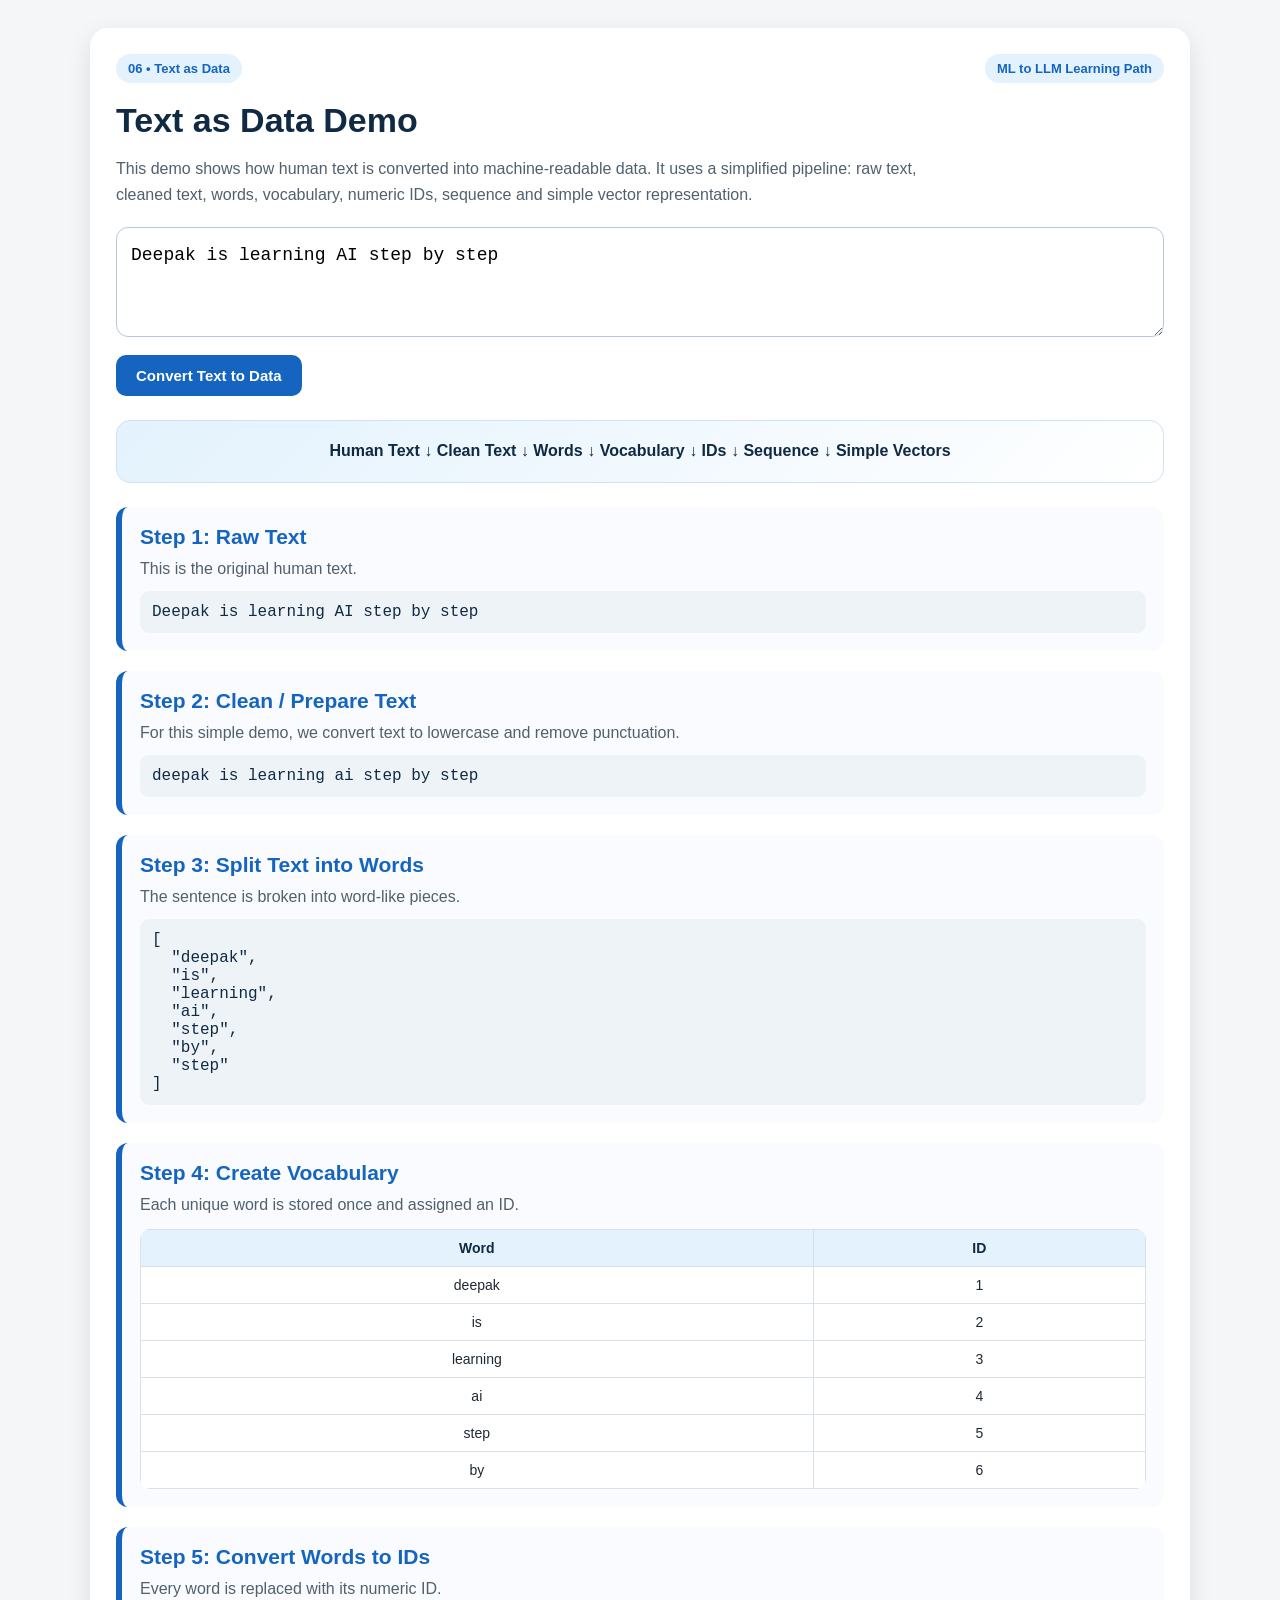
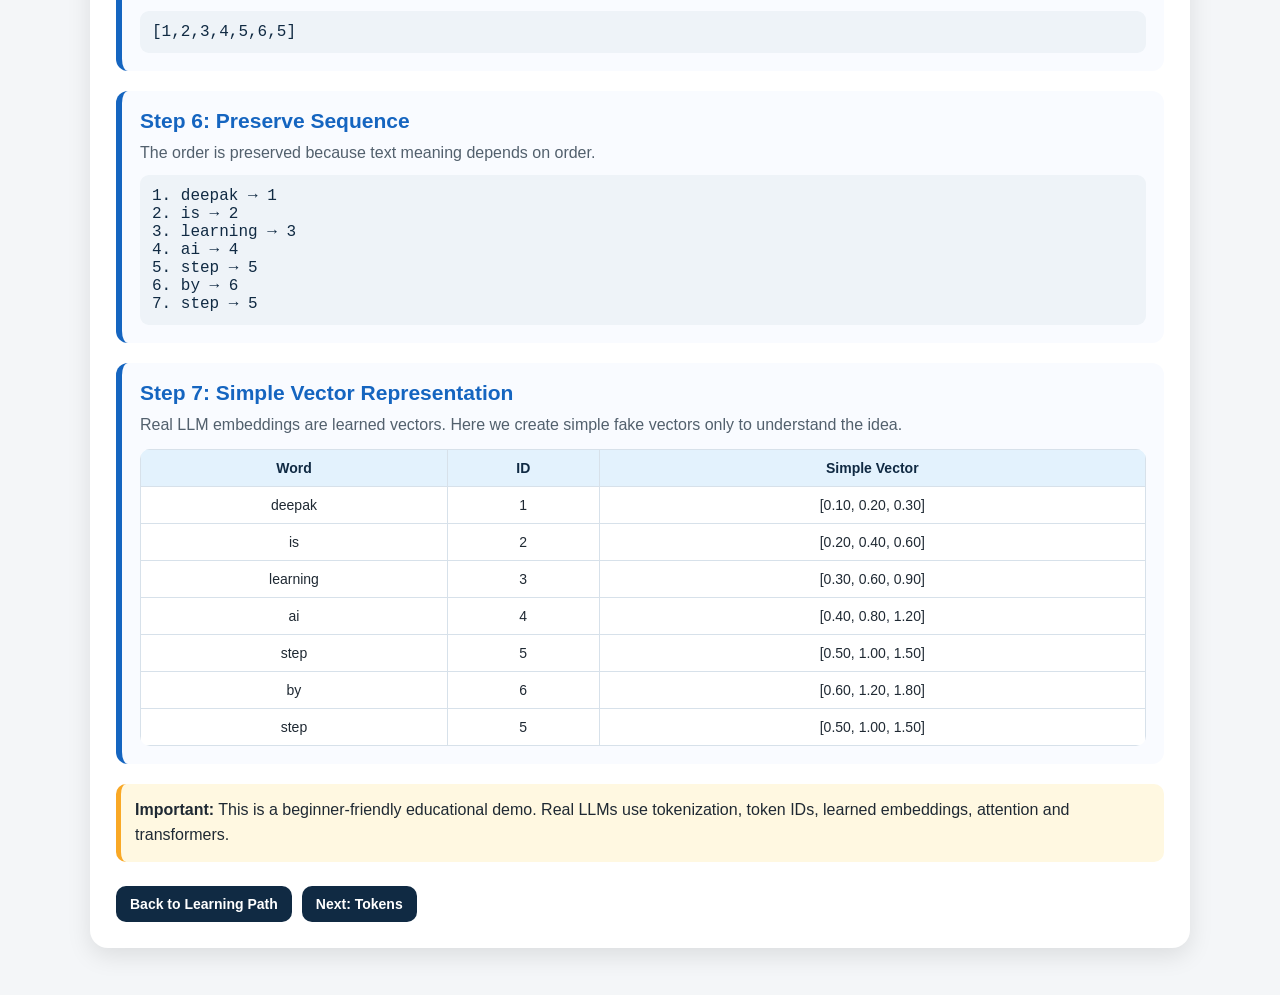
<file: 06-text-as-data/index.html>
<!DOCTYPE html>
<html lang="en">
<head>
  <meta charset="UTF-8" />
  <meta name="viewport" content="width=device-width, initial-scale=1.0" />

  <title>Text as Data Demo</title>

  <style>
    * {
      box-sizing: border-box;
    }

    body {
      font-family: Arial, Helvetica, sans-serif;
      background: #f4f6f8;
      margin: 0;
      padding: 28px;
      color: #1f2933;
    }

    .container {
      max-width: 1100px;
      margin: auto;
      background: #ffffff;
      padding: 26px;
      border-radius: 18px;
      box-shadow: 0 8px 24px rgba(0,0,0,0.1);
    }

    .top-bar {
      display: flex;
      justify-content: space-between;
      gap: 12px;
      align-items: center;
      flex-wrap: wrap;
      margin-bottom: 18px;
    }

    .badge {
      display: inline-block;
      background: #e3f2fd;
      color: #1565c0;
      padding: 7px 12px;
      border-radius: 999px;
      font-weight: 800;
      font-size: 13px;
    }

    h1 {
      margin: 8px 0 8px;
      color: #102a43;
      font-size: 34px;
    }

    .subtitle {
      color: #52606d;
      line-height: 1.6;
      max-width: 850px;
      margin-bottom: 20px;
    }

    textarea {
      width: 100%;
      height: 110px;
      font-size: 18px;
      padding: 14px;
      border-radius: 12px;
      border: 1px solid #b7c6d8;
      resize: vertical;
      outline: none;
      line-height: 1.5;
    }

    textarea:focus {
      border-color: #1565c0;
      box-shadow: 0 0 0 3px rgba(21,101,192,0.12);
    }

    button {
      margin-top: 14px;
      padding: 12px 20px;
      font-size: 15px;
      border: none;
      border-radius: 10px;
      background: #1565c0;
      color: #ffffff;
      cursor: pointer;
      font-weight: 800;
    }

    button:hover {
      background: #0d47a1;
    }

    .flow {
      margin: 24px 0;
      padding: 16px;
      border-radius: 14px;
      background: linear-gradient(135deg, #e3f2fd, #ffffff);
      border: 1px solid #cde4f8;
      font-weight: 800;
      color: #102a43;
      line-height: 1.8;
      text-align: center;
    }

    .step {
      margin-top: 20px;
      padding: 18px;
      border-left: 6px solid #1565c0;
      background: #f9fbff;
      border-radius: 12px;
    }

    .step h2 {
      margin: 0 0 8px;
      color: #1565c0;
      font-size: 21px;
    }

    .step p {
      margin: 0 0 10px;
      color: #52606d;
      line-height: 1.5;
    }

    .box {
      background: #eef3f8;
      padding: 12px;
      border-radius: 9px;
      margin-top: 8px;
      font-family: Consolas, monospace;
      white-space: pre-wrap;
      overflow-x: auto;
      color: #102a43;
    }

    table {
      border-collapse: collapse;
      width: 100%;
      margin-top: 12px;
      background: #ffffff;
      overflow: hidden;
      border-radius: 10px;
    }

    th, td {
      border: 1px solid #d7e1ea;
      padding: 10px;
      text-align: center;
      font-size: 14px;
    }

    th {
      background: #e3f2fd;
      color: #102a43;
    }

    .note {
      background: #fff8e1;
      padding: 14px;
      border-left: 5px solid #f9a825;
      margin-top: 20px;
      border-radius: 10px;
      line-height: 1.55;
    }

    .footer-nav {
      margin-top: 24px;
      display: flex;
      gap: 10px;
      flex-wrap: wrap;
    }

    .footer-nav a {
      text-decoration: none;
      background: #102a43;
      color: #ffffff;
      padding: 10px 14px;
      border-radius: 10px;
      font-weight: 800;
      font-size: 14px;
    }

    @media (max-width: 700px) {
      body {
        padding: 14px;
      }

      .container {
        padding: 18px;
      }

      h1 {
        font-size: 27px;
      }

      textarea {
        font-size: 16px;
      }
    }
  </style>
</head>

<body>

  <div class="container">
    <div class="top-bar">
      <span class="badge">06 • Text as Data</span>
      <span class="badge">ML to LLM Learning Path</span>
    </div>

    <h1>Text as Data Demo</h1>

    <p class="subtitle">
      This demo shows how human text is converted into machine-readable data.
      It uses a simplified pipeline: raw text, cleaned text, words, vocabulary,
      numeric IDs, sequence and simple vector representation.
    </p>

    <textarea id="inputText">Deepak is learning AI step by step</textarea>
    <br />
    <button onclick="processText()">Convert Text to Data</button>

    <div class="flow">
      Human Text ↓ Clean Text ↓ Words ↓ Vocabulary ↓ IDs ↓ Sequence ↓ Simple Vectors
    </div>

    <div class="step">
      <h2>Step 1: Raw Text</h2>
      <p>This is the original human text.</p>
      <div id="rawText" class="box"></div>
    </div>

    <div class="step">
      <h2>Step 2: Clean / Prepare Text</h2>
      <p>For this simple demo, we convert text to lowercase and remove punctuation.</p>
      <div id="cleanText" class="box"></div>
    </div>

    <div class="step">
      <h2>Step 3: Split Text into Words</h2>
      <p>The sentence is broken into word-like pieces.</p>
      <div id="words" class="box"></div>
    </div>

    <div class="step">
      <h2>Step 4: Create Vocabulary</h2>
      <p>Each unique word is stored once and assigned an ID.</p>
      <div id="vocabTable"></div>
    </div>

    <div class="step">
      <h2>Step 5: Convert Words to IDs</h2>
      <p>Every word is replaced with its numeric ID.</p>
      <div id="idSequence" class="box"></div>
    </div>

    <div class="step">
      <h2>Step 6: Preserve Sequence</h2>
      <p>The order is preserved because text meaning depends on order.</p>
      <div id="sequence" class="box"></div>
    </div>

    <div class="step">
      <h2>Step 7: Simple Vector Representation</h2>
      <p>
        Real LLM embeddings are learned vectors. Here we create simple fake vectors
        only to understand the idea.
      </p>
      <div id="vectorTable"></div>
    </div>

    <div class="note">
      <strong>Important:</strong> This is a beginner-friendly educational demo.
      Real LLMs use tokenization, token IDs, learned embeddings, attention and transformers.
    </div>

    <div class="footer-nav">
      <a href="../index.html" target="_top">Back to Learning Path</a>
      <a href="../07-tokens-tokenization/index.html" target="_top">Next: Tokens</a>
    </div>
  </div>

  <script>
    function escapeHtml(value) {
      return value
        .replaceAll("&", "&amp;")
        .replaceAll("<", "&lt;")
        .replaceAll(">", "&gt;")
        .replaceAll('"', "&quot;")
        .replaceAll("'", "&#039;");
    }

    function processText() {
      const raw = document.getElementById("inputText").value;

      document.getElementById("rawText").innerText = raw;

      const clean = raw
        .toLowerCase()
        .replace(/[^\w\s]/g, "")
        .trim();

      document.getElementById("cleanText").innerText = clean || "(empty text)";

      const words = clean.length > 0 ? clean.split(/\s+/) : [];

      document.getElementById("words").innerText = JSON.stringify(words, null, 2);

      const vocab = {};
      let currentId = 1;

      words.forEach((word) => {
        if (!vocab[word]) {
          vocab[word] = currentId;
          currentId++;
        }
      });

      let vocabHtml = "<table><tr><th>Word</th><th>ID</th></tr>";

      Object.keys(vocab).forEach((word) => {
        vocabHtml += `<tr><td>${escapeHtml(word)}</td><td>${vocab[word]}</td></tr>`;
      });

      vocabHtml += "</table>";

      document.getElementById("vocabTable").innerHTML =
        words.length > 0 ? vocabHtml : "<div class='box'>(no vocabulary)</div>";

      const ids = words.map((word) => vocab[word]);

      document.getElementById("idSequence").innerText = JSON.stringify(ids);

      const sequenceText = words
        .map((word, index) => `${index + 1}. ${word} → ${vocab[word]}`)
        .join("\n");

      document.getElementById("sequence").innerText =
        sequenceText || "(no sequence)";

      let vectorHtml = "<table><tr><th>Word</th><th>ID</th><th>Simple Vector</th></tr>";

      words.forEach((word) => {
        const id = vocab[word];

        const vector = [
          (id * 0.10).toFixed(2),
          (id * 0.20).toFixed(2),
          (id * 0.30).toFixed(2)
        ];

        vectorHtml += `
          <tr>
            <td>${escapeHtml(word)}</td>
            <td>${id}</td>
            <td>[${vector.join(", ")}]</td>
          </tr>
        `;
      });

      vectorHtml += "</table>";

      document.getElementById("vectorTable").innerHTML =
        words.length > 0 ? vectorHtml : "<div class='box'>(no vectors)</div>";
    }

    processText();
  </script>

</body>
</html>
</file>
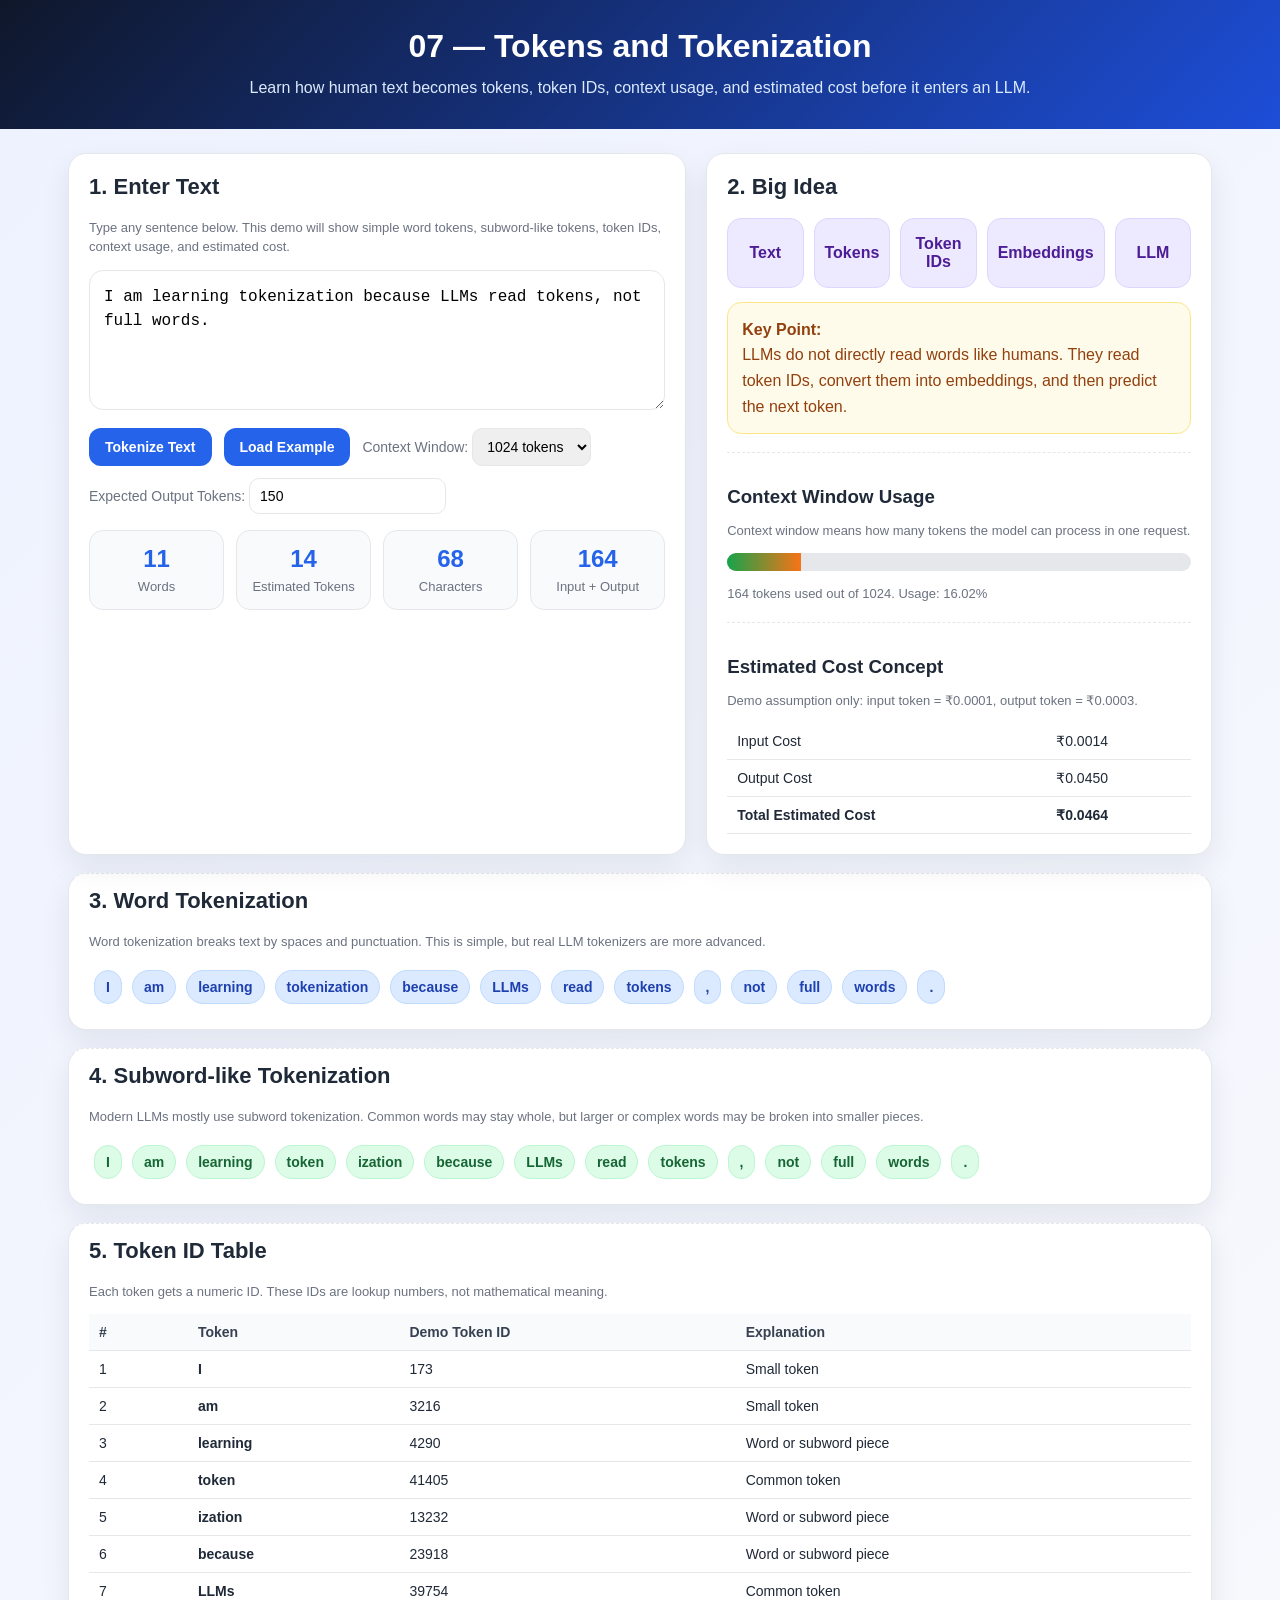
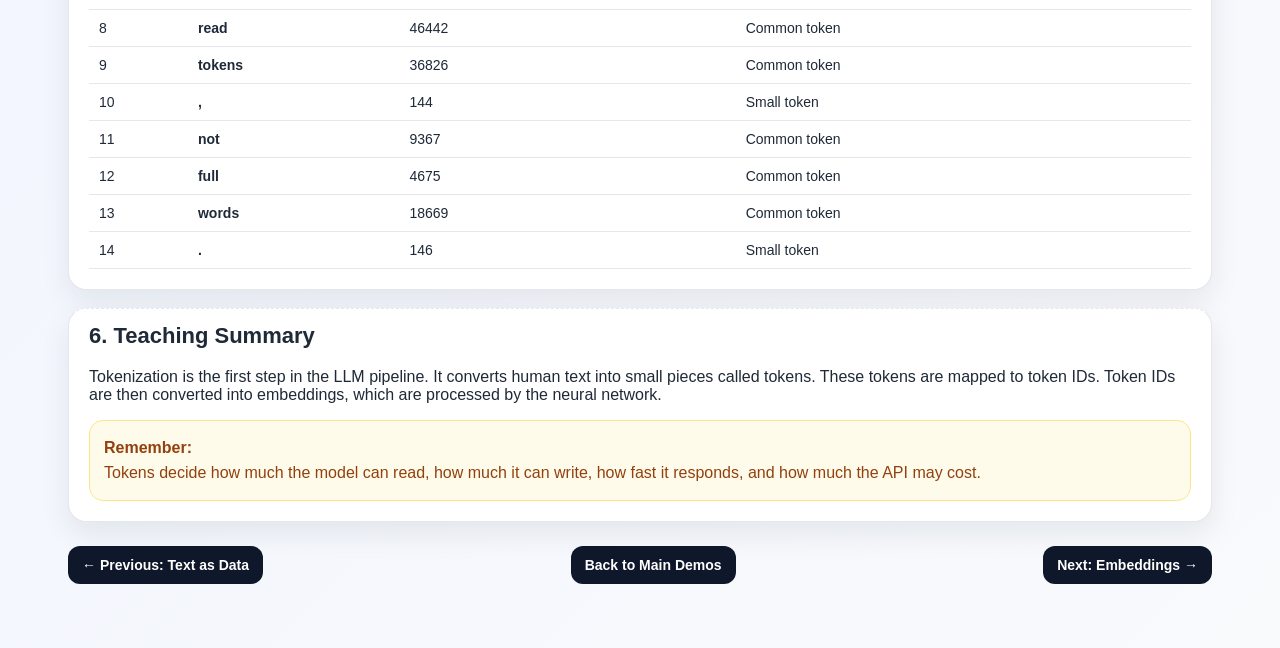
<file: 07-tokens-tokenization/index.html>
<!DOCTYPE html>
<html lang="en">
<head>
  <meta charset="UTF-8" />
  <meta name="viewport" content="width=device-width, initial-scale=1.0" />
  <title>07 - Tokens and Tokenization</title>

  <style>
    :root {
      --bg: #f6f8fb;
      --card: #ffffff;
      --text: #1f2937;
      --muted: #6b7280;
      --primary: #2563eb;
      --primary-dark: #1d4ed8;
      --green: #16a34a;
      --orange: #f97316;
      --purple: #7c3aed;
      --border: #e5e7eb;
      --soft-blue: #dbeafe;
      --soft-green: #dcfce7;
      --soft-orange: #ffedd5;
      --soft-purple: #ede9fe;
      --shadow: 0 12px 30px rgba(15, 23, 42, 0.08);
    }

    * {
      box-sizing: border-box;
    }

    body {
      margin: 0;
      font-family: Arial, Helvetica, sans-serif;
      background: linear-gradient(135deg, #eef2ff, #f8fafc);
      color: var(--text);
    }

    header {
      background: linear-gradient(135deg, #0f172a, #1d4ed8);
      color: white;
      padding: 28px 20px;
      text-align: center;
    }

    header h1 {
      margin: 0;
      font-size: 32px;
    }

    header p {
      margin: 10px auto 0;
      max-width: 850px;
      color: #dbeafe;
      font-size: 16px;
      line-height: 1.6;
    }

    .container {
      max-width: 1180px;
      margin: 24px auto;
      padding: 0 18px 40px;
    }

    .grid {
      display: grid;
      grid-template-columns: 1.1fr 0.9fr;
      gap: 20px;
    }

    .card {
      background: var(--card);
      border: 1px solid var(--border);
      border-radius: 18px;
      padding: 20px;
      box-shadow: var(--shadow);
    }

    .card h2 {
      margin-top: 0;
      font-size: 22px;
    }

    .card h3 {
      margin-bottom: 8px;
    }

    textarea {
      width: 100%;
      min-height: 140px;
      resize: vertical;
      border: 1px solid var(--border);
      border-radius: 14px;
      padding: 14px;
      font-size: 16px;
      line-height: 1.5;
      outline: none;
    }

    textarea:focus {
      border-color: var(--primary);
      box-shadow: 0 0 0 3px rgba(37, 99, 235, 0.12);
    }

    .controls {
      display: flex;
      flex-wrap: wrap;
      gap: 12px;
      margin-top: 14px;
      align-items: center;
    }

    button {
      border: none;
      background: var(--primary);
      color: white;
      padding: 11px 16px;
      border-radius: 12px;
      cursor: pointer;
      font-weight: bold;
      font-size: 14px;
    }

    button:hover {
      background: var(--primary-dark);
    }

    .small-label {
      color: var(--muted);
      font-size: 14px;
    }

    select,
    input[type="number"] {
      border: 1px solid var(--border);
      border-radius: 10px;
      padding: 9px 10px;
      font-size: 14px;
    }

    .token-box {
      display: inline-block;
      padding: 8px 11px;
      margin: 5px;
      border-radius: 999px;
      font-size: 14px;
      font-weight: bold;
      border: 1px solid transparent;
    }

    .word-token {
      background: var(--soft-blue);
      color: #1e40af;
      border-color: #bfdbfe;
    }

    .sub-token {
      background: var(--soft-green);
      color: #166534;
      border-color: #bbf7d0;
    }

    .char-token {
      background: var(--soft-orange);
      color: #9a3412;
      border-color: #fed7aa;
    }

    .section {
      margin-top: 18px;
      padding-top: 14px;
      border-top: 1px dashed var(--border);
    }

    .stats {
      display: grid;
      grid-template-columns: repeat(4, 1fr);
      gap: 12px;
      margin-top: 16px;
    }

    .stat {
      background: #f8fafc;
      border: 1px solid var(--border);
      border-radius: 14px;
      padding: 14px;
      text-align: center;
    }

    .stat strong {
      display: block;
      font-size: 24px;
      color: var(--primary);
      margin-bottom: 4px;
    }

    .stat span {
      color: var(--muted);
      font-size: 13px;
    }

    table {
      width: 100%;
      border-collapse: collapse;
      margin-top: 12px;
      font-size: 14px;
    }

    th,
    td {
      border-bottom: 1px solid var(--border);
      padding: 10px;
      text-align: left;
    }

    th {
      background: #f8fafc;
      color: #374151;
    }

    .meter {
      width: 100%;
      height: 18px;
      background: #e5e7eb;
      border-radius: 999px;
      overflow: hidden;
      margin-top: 10px;
    }

    .meter-fill {
      height: 100%;
      background: linear-gradient(90deg, var(--green), var(--orange));
      width: 0%;
      transition: width 0.25s ease;
    }

    .flow {
      display: grid;
      grid-template-columns: repeat(5, 1fr);
      gap: 10px;
      margin-top: 14px;
    }

    .flow-step {
      background: var(--soft-purple);
      border: 1px solid #ddd6fe;
      color: #4c1d95;
      border-radius: 14px;
      padding: 14px 10px;
      text-align: center;
      font-weight: bold;
      min-height: 70px;
      display: flex;
      align-items: center;
      justify-content: center;
    }

    .note {
      background: #fffbeb;
      border: 1px solid #fde68a;
      color: #92400e;
      padding: 14px;
      border-radius: 14px;
      line-height: 1.6;
      margin-top: 14px;
    }

    .mini {
      font-size: 13px;
      color: var(--muted);
      line-height: 1.5;
    }

    .footer-nav {
      margin-top: 24px;
      display: flex;
      justify-content: space-between;
      gap: 12px;
      flex-wrap: wrap;
    }

    .footer-nav a {
      text-decoration: none;
      background: #0f172a;
      color: white;
      padding: 11px 14px;
      border-radius: 12px;
      font-weight: bold;
      font-size: 14px;
    }

    @media (max-width: 900px) {
      .grid,
      .flow,
      .stats {
        grid-template-columns: 1fr;
      }

      header h1 {
        font-size: 25px;
      }
    }
  </style>
</head>

<body>
  <header>
    <h1>07 — Tokens and Tokenization</h1>
    <p>
      Learn how human text becomes tokens, token IDs, context usage, and estimated cost before it enters an LLM.
    </p>
  </header>

  <main class="container">
    <div class="grid">
      <section class="card">
        <h2>1. Enter Text</h2>
        <p class="mini">
          Type any sentence below. This demo will show simple word tokens, subword-like tokens, token IDs, context usage, and estimated cost.
        </p>

        <textarea id="inputText">I am learning tokenization because LLMs read tokens, not full words.</textarea>

        <div class="controls">
          <button onclick="runTokenizer()">Tokenize Text</button>
          <button onclick="loadExample()">Load Example</button>

          <label class="small-label">
            Context Window:
            <select id="contextWindow" onchange="runTokenizer()">
              <option value="128">128 tokens</option>
              <option value="512">512 tokens</option>
              <option value="1024" selected>1024 tokens</option>
              <option value="4096">4096 tokens</option>
              <option value="8192">8192 tokens</option>
            </select>
          </label>

          <label class="small-label">
            Expected Output Tokens:
            <input id="outputTokens" type="number" value="150" min="1" onchange="runTokenizer()" />
          </label>
        </div>

        <div class="stats">
          <div class="stat">
            <strong id="wordCount">0</strong>
            <span>Words</span>
          </div>
          <div class="stat">
            <strong id="tokenCount">0</strong>
            <span>Estimated Tokens</span>
          </div>
          <div class="stat">
            <strong id="charCount">0</strong>
            <span>Characters</span>
          </div>
          <div class="stat">
            <strong id="totalTokens">0</strong>
            <span>Input + Output</span>
          </div>
        </div>
      </section>

      <section class="card">
        <h2>2. Big Idea</h2>

        <div class="flow">
          <div class="flow-step">Text</div>
          <div class="flow-step">Tokens</div>
          <div class="flow-step">Token IDs</div>
          <div class="flow-step">Embeddings</div>
          <div class="flow-step">LLM</div>
        </div>

        <div class="note">
          <strong>Key Point:</strong><br />
          LLMs do not directly read words like humans. They read token IDs, convert them into embeddings, and then predict the next token.
        </div>

        <div class="section">
          <h3>Context Window Usage</h3>
          <p class="mini">
            Context window means how many tokens the model can process in one request.
          </p>
          <div class="meter">
            <div class="meter-fill" id="contextFill"></div>
          </div>
          <p id="contextText" class="mini"></p>
        </div>

        <div class="section">
          <h3>Estimated Cost Concept</h3>
          <p class="mini">
            Demo assumption only: input token = ₹0.0001, output token = ₹0.0003.
          </p>
          <table>
            <tr>
              <td>Input Cost</td>
              <td id="inputCost">₹0.0000</td>
            </tr>
            <tr>
              <td>Output Cost</td>
              <td id="outputCost">₹0.0000</td>
            </tr>
            <tr>
              <td><strong>Total Estimated Cost</strong></td>
              <td id="totalCost"><strong>₹0.0000</strong></td>
            </tr>
          </table>
        </div>
      </section>
    </div>

    <section class="card section">
      <h2>3. Word Tokenization</h2>
      <p class="mini">
        Word tokenization breaks text by spaces and punctuation. This is simple, but real LLM tokenizers are more advanced.
      </p>
      <div id="wordTokens"></div>
    </section>

    <section class="card section">
      <h2>4. Subword-like Tokenization</h2>
      <p class="mini">
        Modern LLMs mostly use subword tokenization. Common words may stay whole, but larger or complex words may be broken into smaller pieces.
      </p>
      <div id="subwordTokens"></div>
    </section>

    <section class="card section">
      <h2>5. Token ID Table</h2>
      <p class="mini">
        Each token gets a numeric ID. These IDs are lookup numbers, not mathematical meaning.
      </p>

      <table>
        <thead>
          <tr>
            <th>#</th>
            <th>Token</th>
            <th>Demo Token ID</th>
            <th>Explanation</th>
          </tr>
        </thead>
        <tbody id="tokenTable"></tbody>
      </table>
    </section>

    <section class="card section">
      <h2>6. Teaching Summary</h2>
      <p>
        Tokenization is the first step in the LLM pipeline. It converts human text into small pieces called tokens.
        These tokens are mapped to token IDs. Token IDs are then converted into embeddings, which are processed by the neural network.
      </p>

      <div class="note">
        <strong>Remember:</strong><br />
        Tokens decide how much the model can read, how much it can write, how fast it responds, and how much the API may cost.
      </div>
    </section>

    <div class="footer-nav">
      <a href="../06-text-as-data/index.html">← Previous: Text as Data</a>
      <a href="../../index.html">Back to Main Demos</a>
      <a href="../08-embeddings/index.html">Next: Embeddings →</a>
    </div>
  </main>

  <script>
    const examples = [
      "I am learning tokenization because LLMs read tokens, not full words.",
      "ChatGPT converts text into tokens, token IDs, embeddings, and then predicts the next token.",
      "Unbelievable learning happens when we understand subword tokenization clearly.",
      "Deepak is building AI LLM learning demos using HTML, CSS, JavaScript, Git, and GitHub Pages."
    ];

    function cleanWords(text) {
      return text
        .trim()
        .split(/\s+/)
        .filter(Boolean);
    }

    function simpleWordTokenizer(text) {
      return text
        .match(/[A-Za-z0-9]+|[^\sA-Za-z0-9]/g) || [];
    }

    function subwordLikeTokenizer(text) {
      const rawTokens = simpleWordTokenizer(text);
      const result = [];

      rawTokens.forEach(token => {
        if (/^[A-Za-z]+$/.test(token) && token.length > 8) {
          if (token.endsWith("ization")) {
            result.push(token.slice(0, -7));
            result.push("ization");
          } else if (token.endsWith("ing")) {
            result.push(token.slice(0, -3));
            result.push("ing");
          } else if (token.endsWith("able")) {
            result.push(token.slice(0, -4));
            result.push("able");
          } else if (token.endsWith("ness")) {
            result.push(token.slice(0, -4));
            result.push("ness");
          } else {
            const mid = Math.ceil(token.length / 2);
            result.push(token.slice(0, mid));
            result.push(token.slice(mid));
          }
        } else {
          result.push(token);
        }
      });

      return result.filter(t => t !== "");
    }

    function demoTokenId(token) {
      let hash = 0;
      for (let i = 0; i < token.length; i++) {
        hash = ((hash << 5) - hash) + token.charCodeAt(i);
        hash = hash & hash;
      }
      return Math.abs(hash % 50000) + 100;
    }

    function renderTokens(containerId, tokens, className) {
      const container = document.getElementById(containerId);
      container.innerHTML = "";

      tokens.forEach(token => {
        const span = document.createElement("span");
        span.className = "token-box " + className;
        span.textContent = token;
        container.appendChild(span);
      });
    }

    function runTokenizer() {
      const text = document.getElementById("inputText").value;
      const words = cleanWords(text);
      const wordTokens = simpleWordTokenizer(text);
      const subTokens = subwordLikeTokenizer(text);

      const estimatedInputTokens = subTokens.length;
      const expectedOutputTokens = Number(document.getElementById("outputTokens").value || 0);
      const totalTokens = estimatedInputTokens + expectedOutputTokens;
      const contextWindow = Number(document.getElementById("contextWindow").value);

      document.getElementById("wordCount").textContent = words.length;
      document.getElementById("tokenCount").textContent = estimatedInputTokens;
      document.getElementById("charCount").textContent = text.length;
      document.getElementById("totalTokens").textContent = totalTokens;

      renderTokens("wordTokens", wordTokens, "word-token");
      renderTokens("subwordTokens", subTokens, "sub-token");

      const tbody = document.getElementById("tokenTable");
      tbody.innerHTML = "";

      subTokens.forEach((token, index) => {
        const tr = document.createElement("tr");

        const explanation =
          token.length <= 2
            ? "Small token"
            : /^[.,!?;:]$/.test(token)
              ? "Punctuation token"
              : token.length > 6
                ? "Word or subword piece"
                : "Common token";

        tr.innerHTML = `
          <td>${index + 1}</td>
          <td><strong>${escapeHtml(token)}</strong></td>
          <td>${demoTokenId(token)}</td>
          <td>${explanation}</td>
        `;

        tbody.appendChild(tr);
      });

      const usagePercent = Math.min((totalTokens / contextWindow) * 100, 100);
      document.getElementById("contextFill").style.width = usagePercent + "%";
      document.getElementById("contextText").textContent =
        `${totalTokens} tokens used out of ${contextWindow}. Usage: ${usagePercent.toFixed(2)}%`;

      const inputCost = estimatedInputTokens * 0.0001;
      const outputCost = expectedOutputTokens * 0.0003;
      const totalCost = inputCost + outputCost;

      document.getElementById("inputCost").textContent = "₹" + inputCost.toFixed(4);
      document.getElementById("outputCost").textContent = "₹" + outputCost.toFixed(4);
      document.getElementById("totalCost").innerHTML = "<strong>₹" + totalCost.toFixed(4) + "</strong>";
    }

    function loadExample() {
      const random = examples[Math.floor(Math.random() * examples.length)];
      document.getElementById("inputText").value = random;
      runTokenizer();
    }

    function escapeHtml(text) {
      return text
        .replaceAll("&", "&amp;")
        .replaceAll("<", "&lt;")
        .replaceAll(">", "&gt;");
    }

    runTokenizer();
  </script>
</body>
</html>
</file>
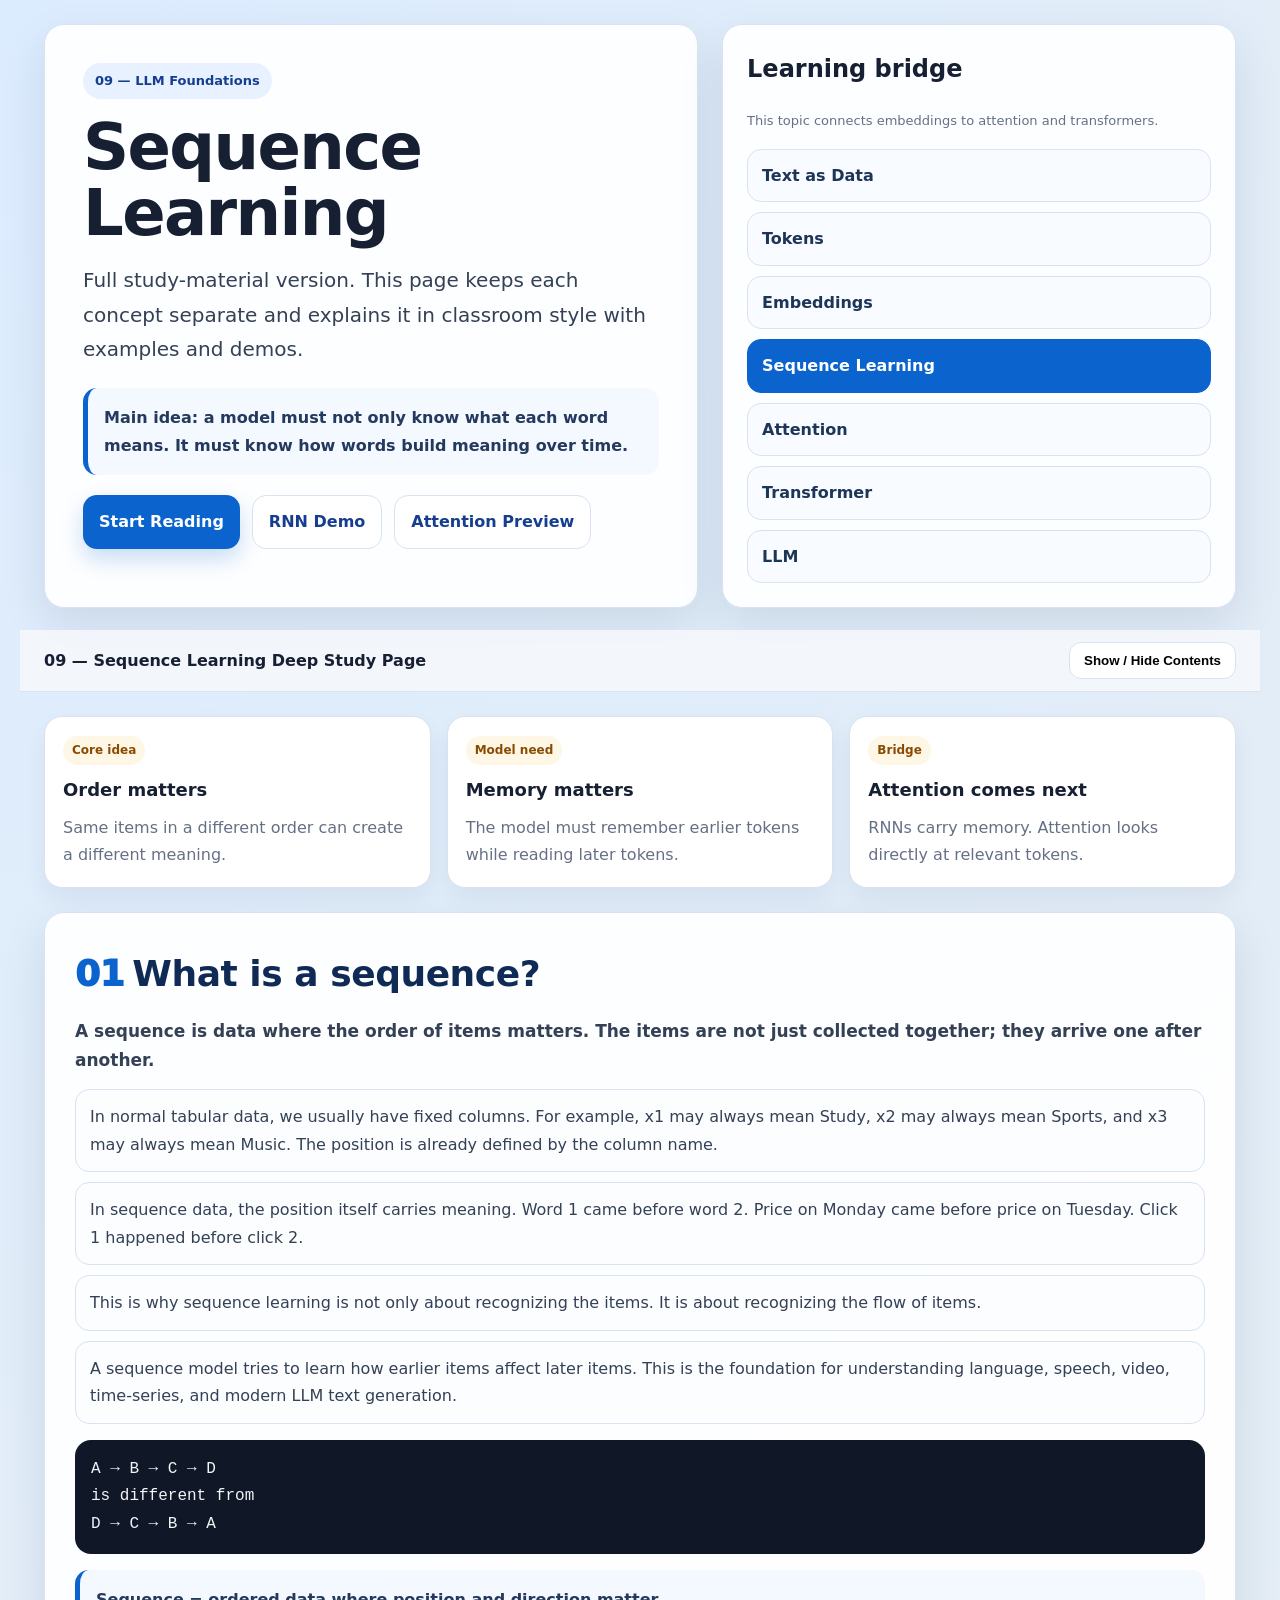
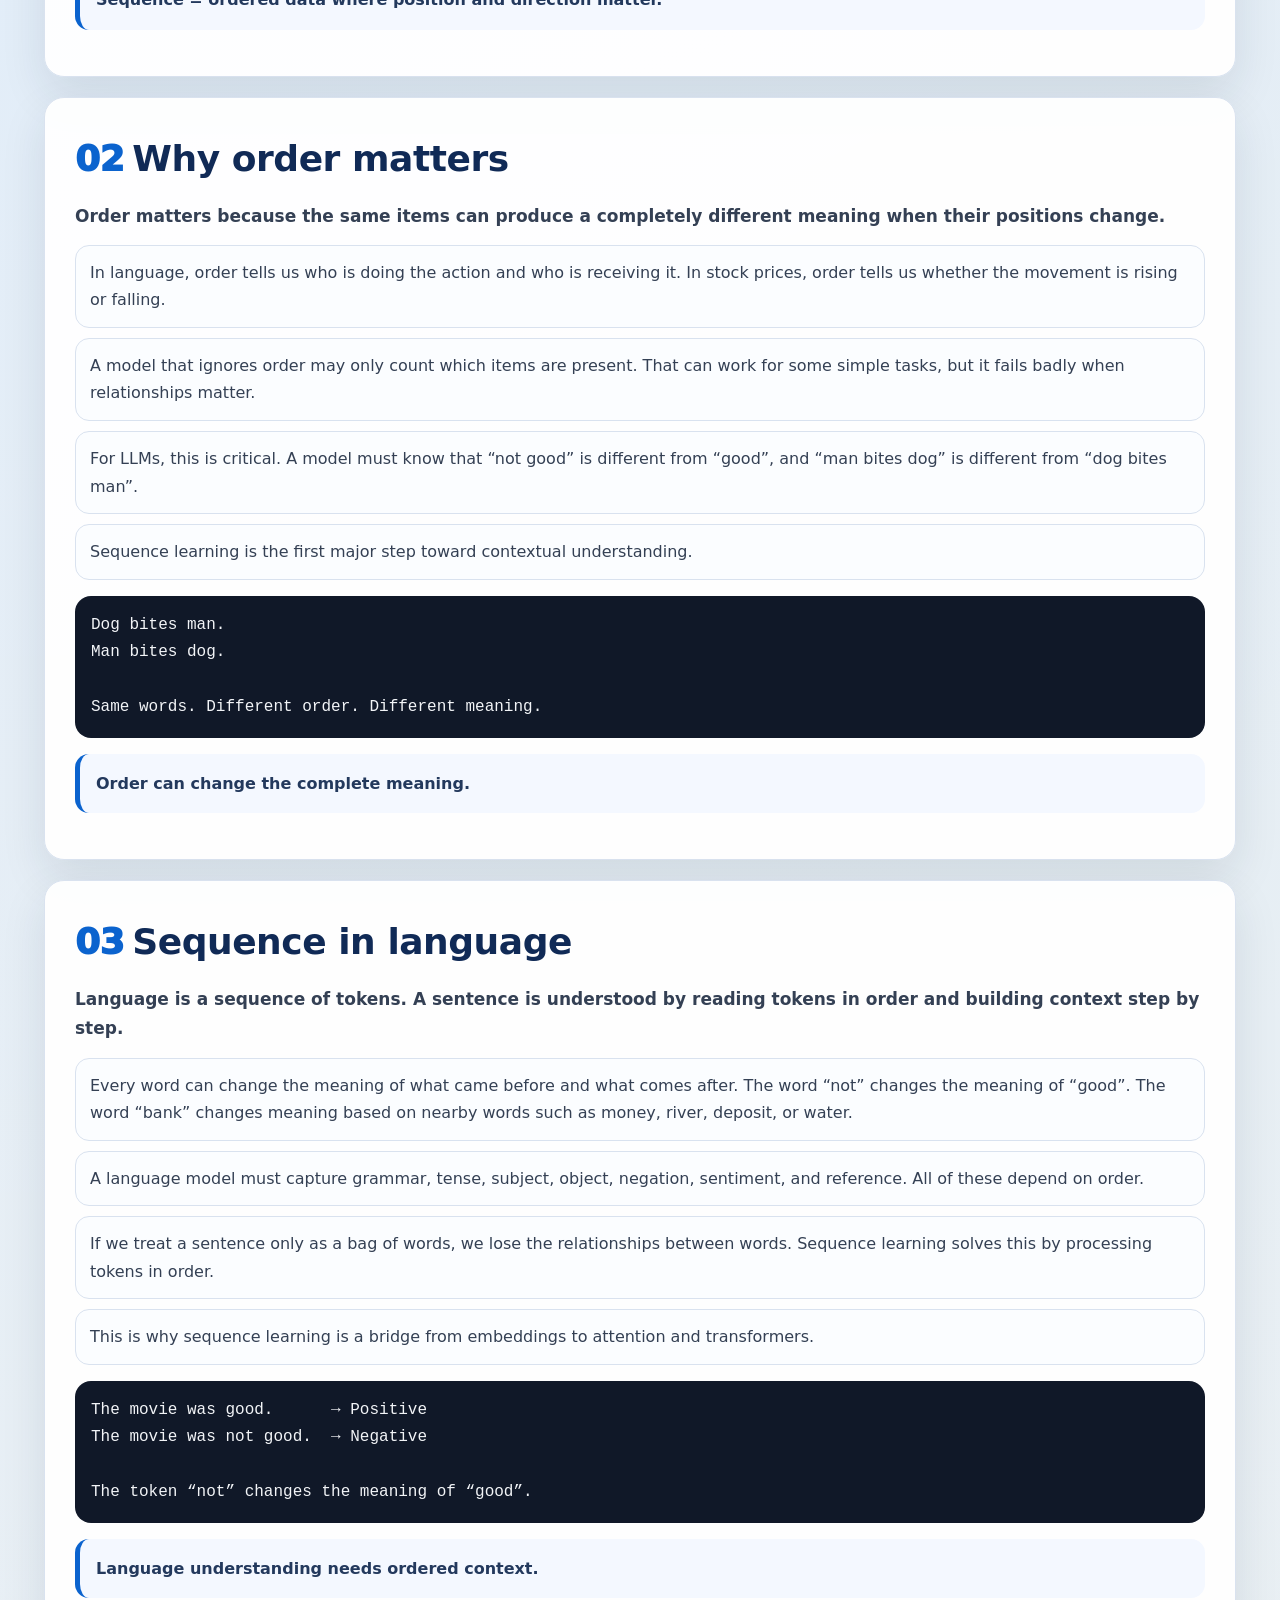
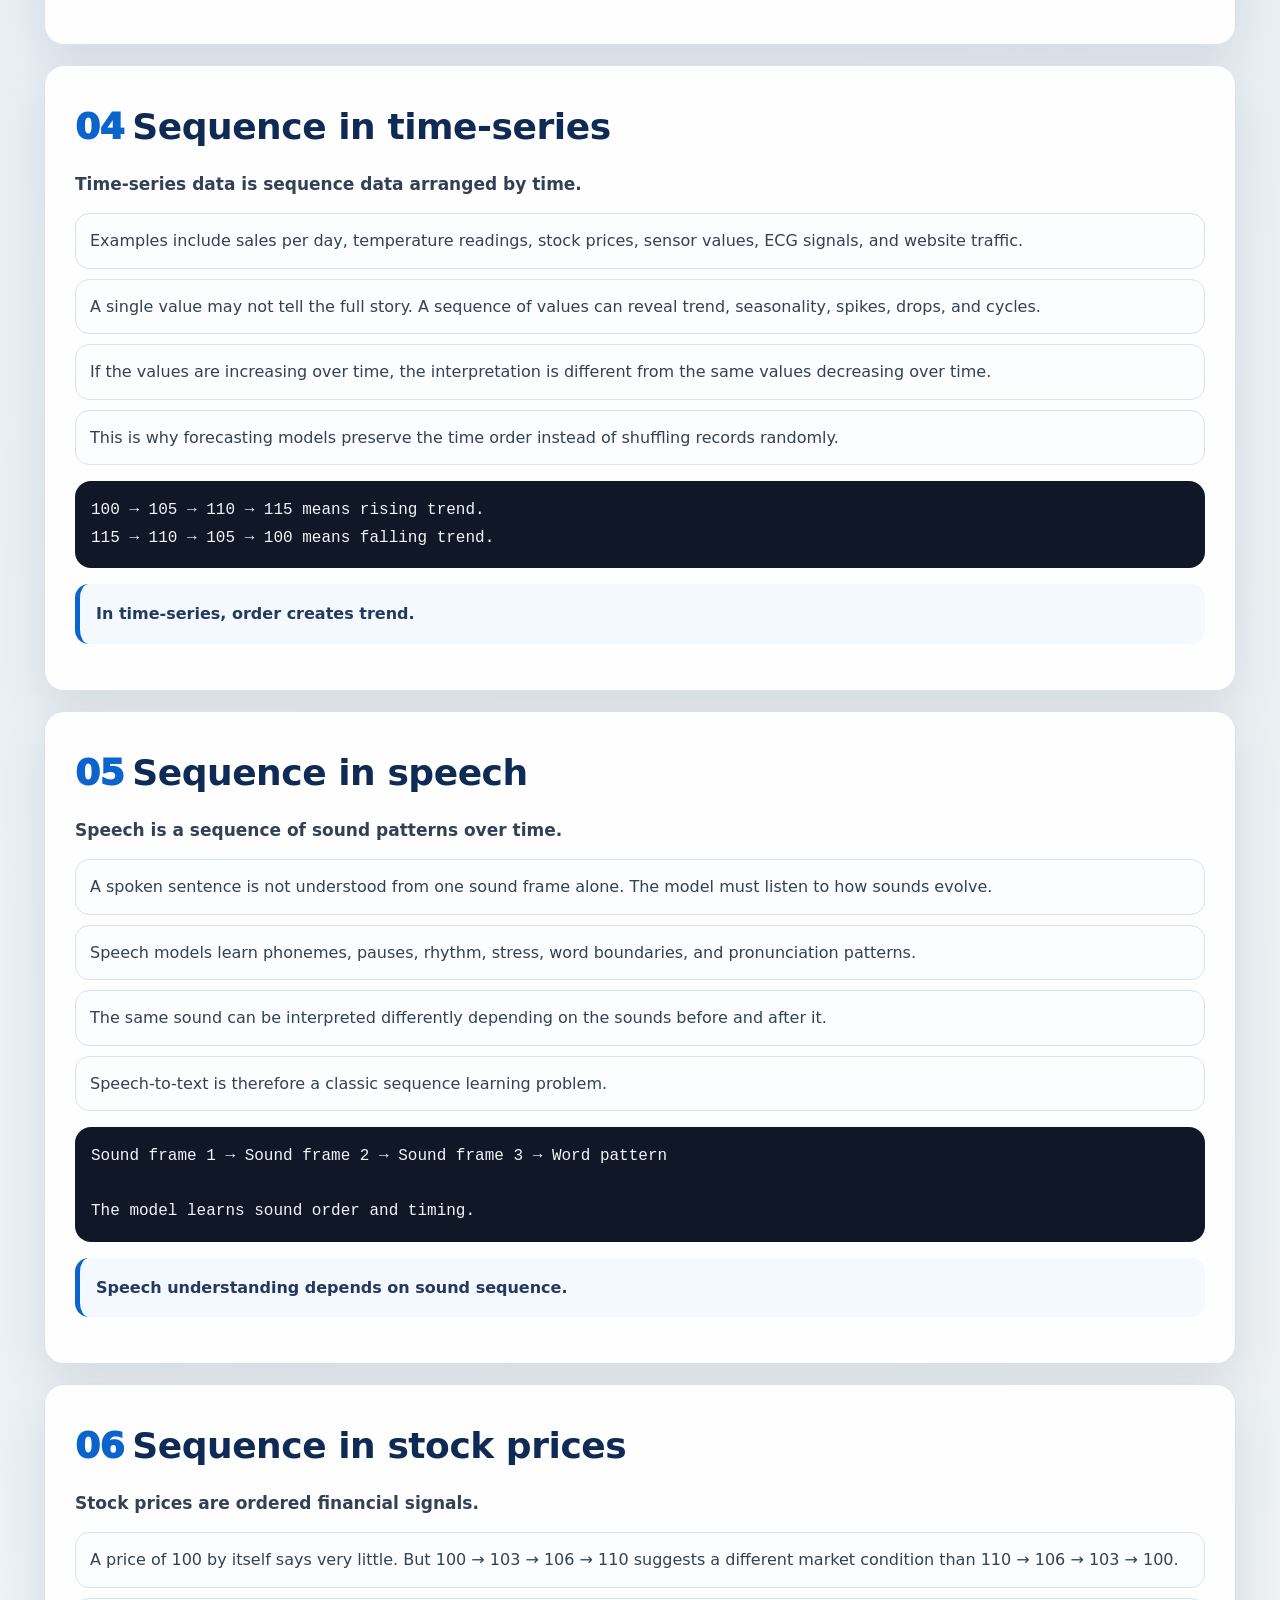
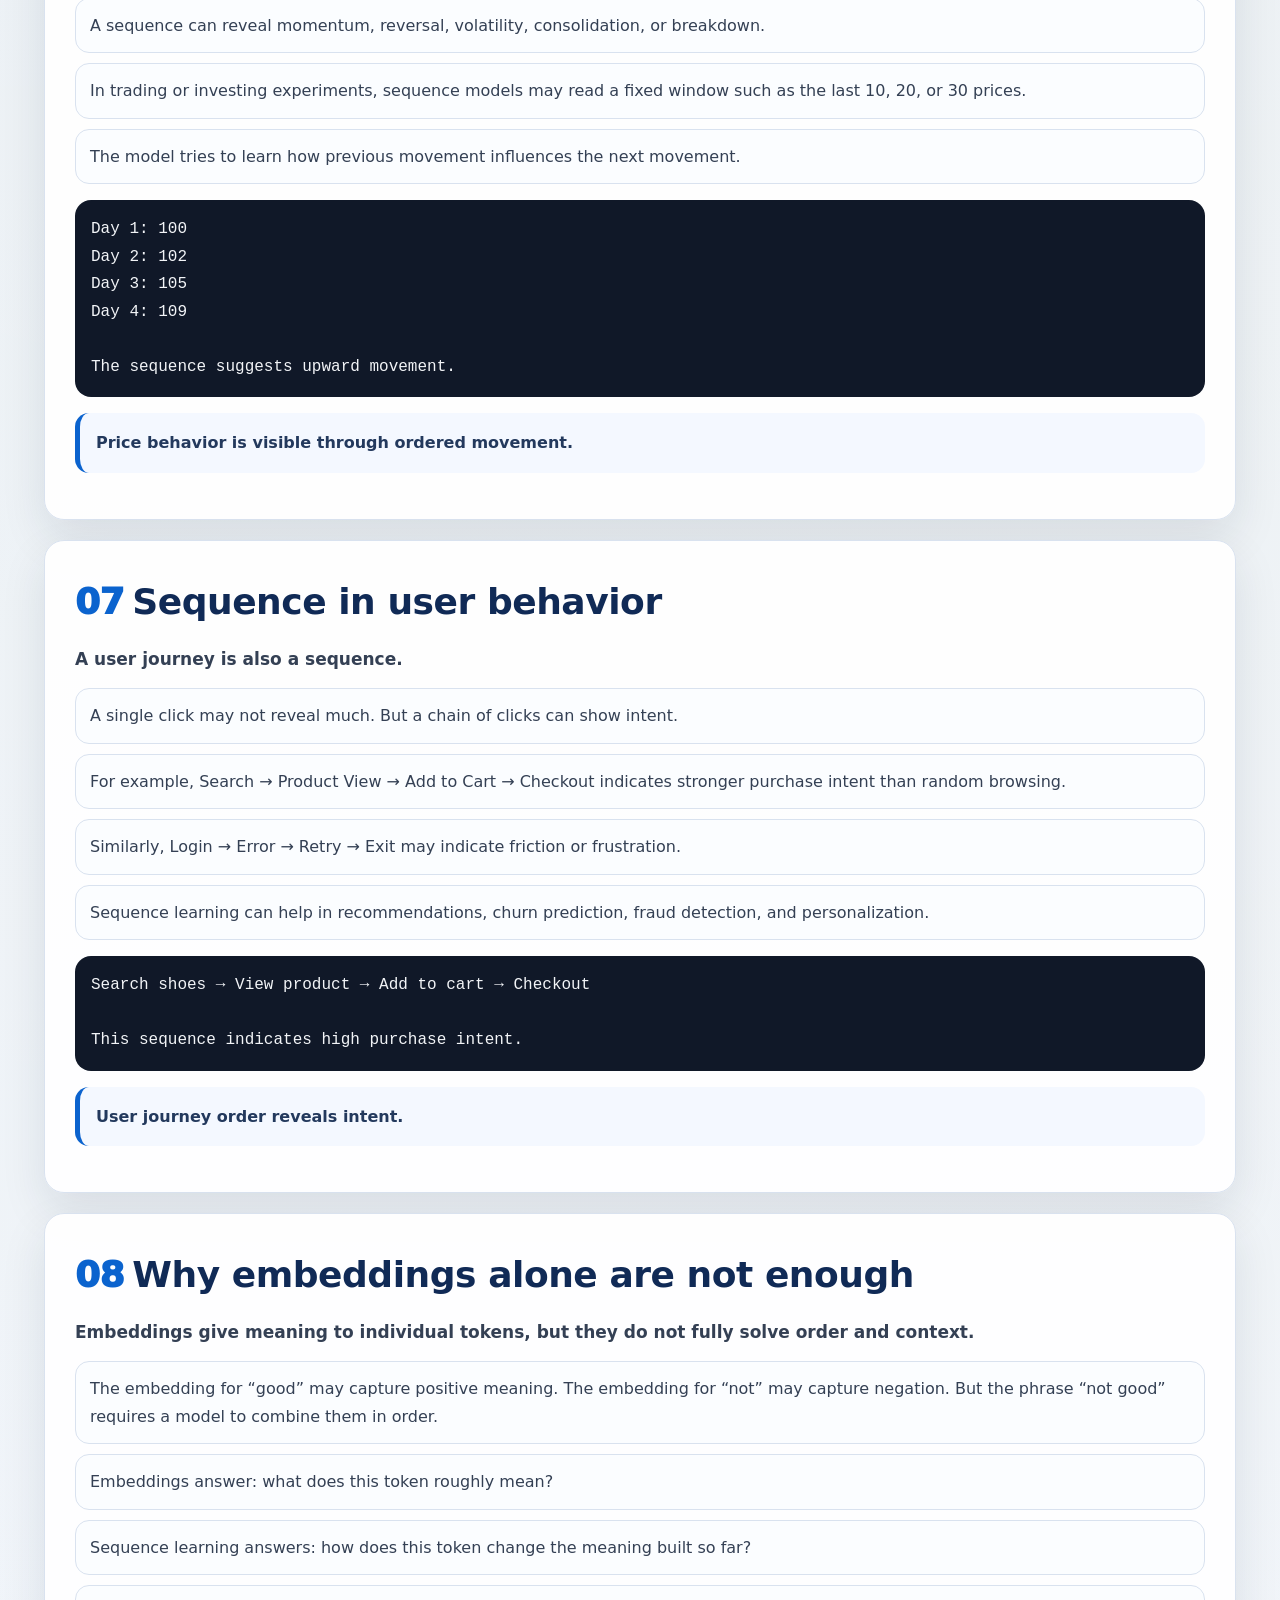
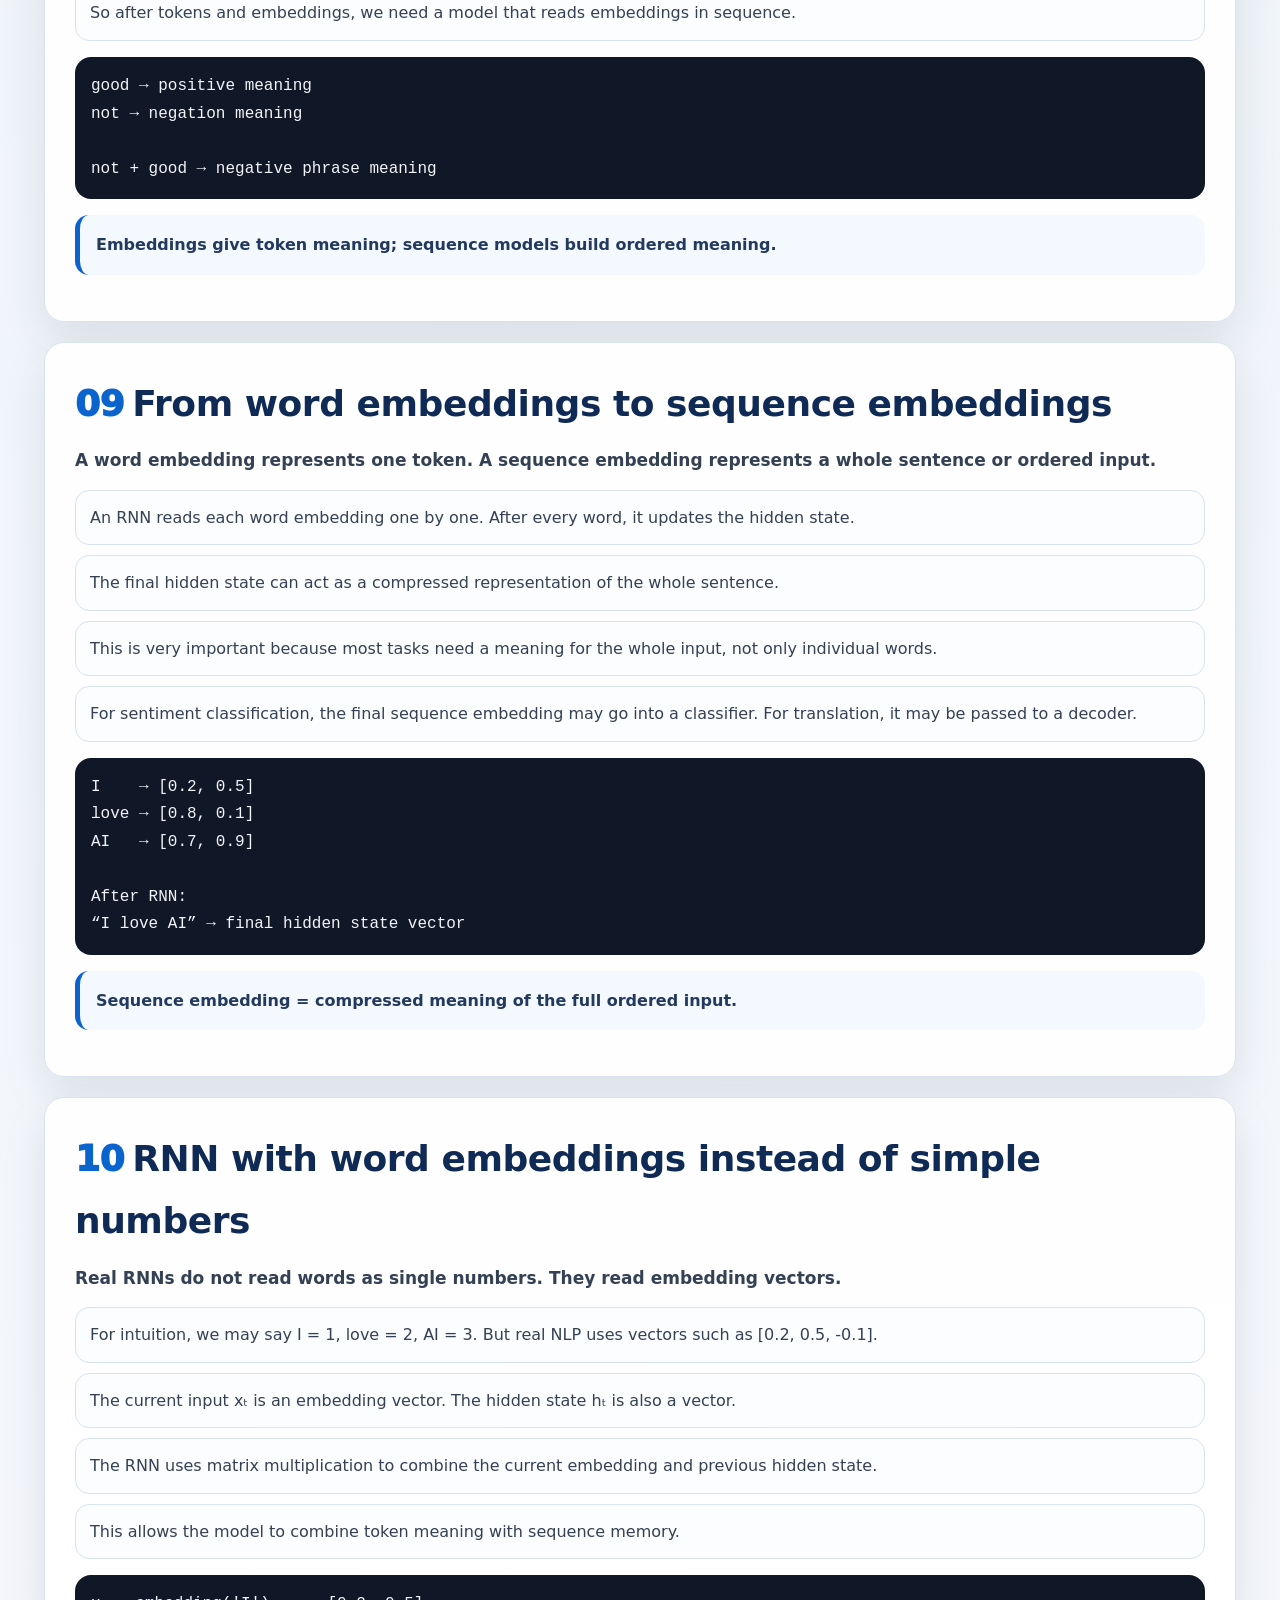
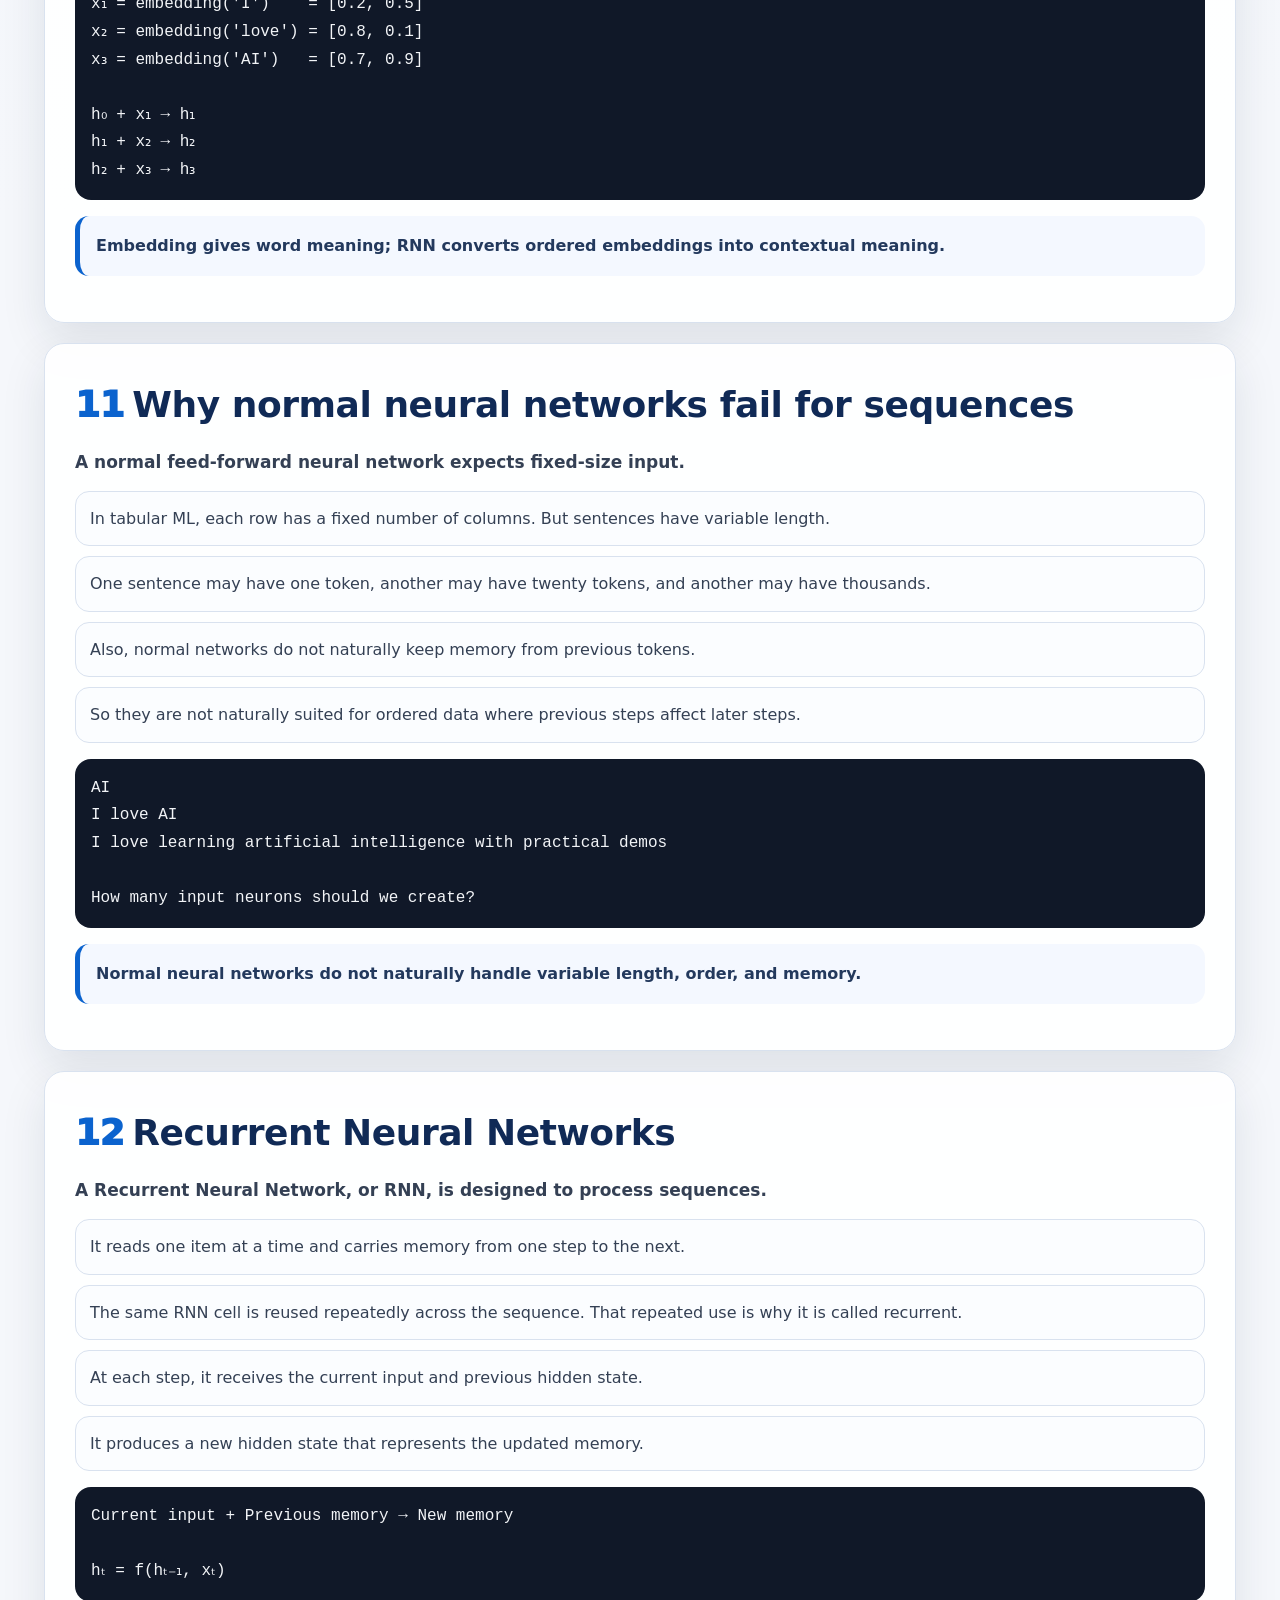
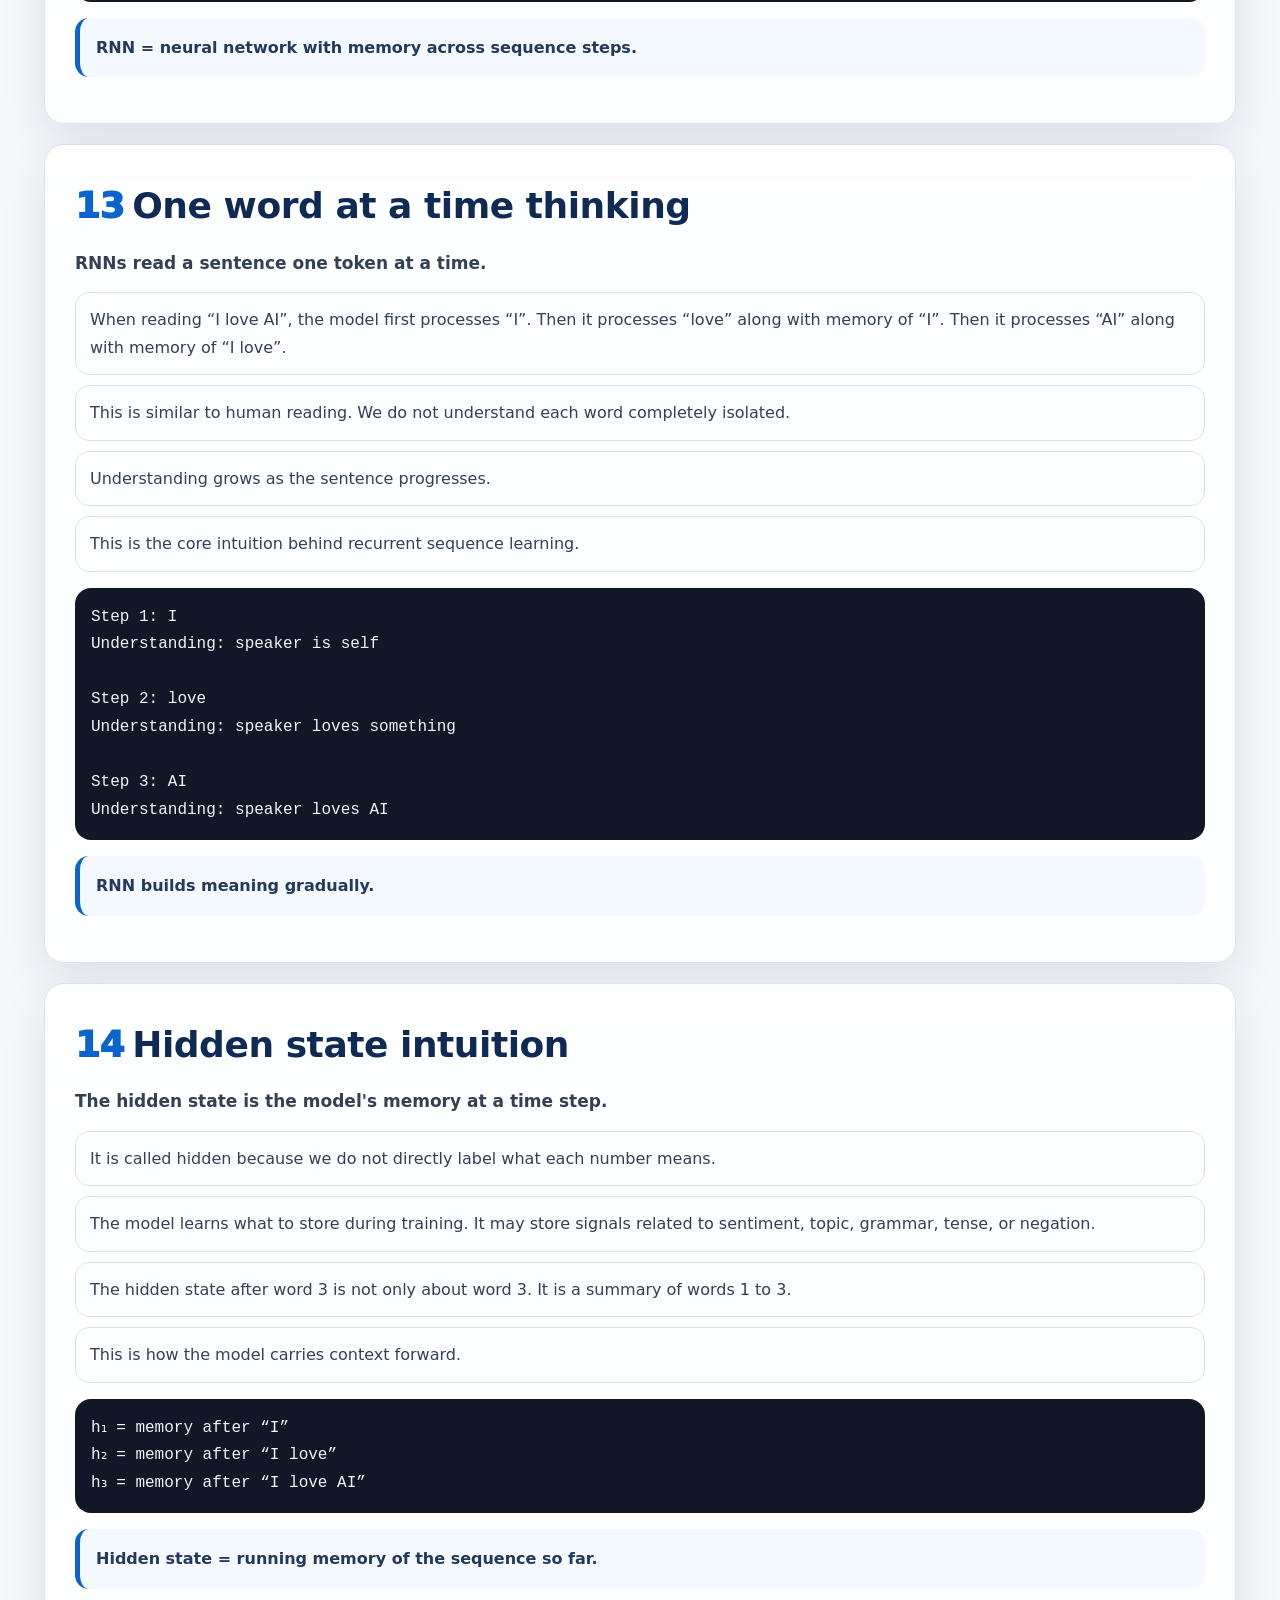
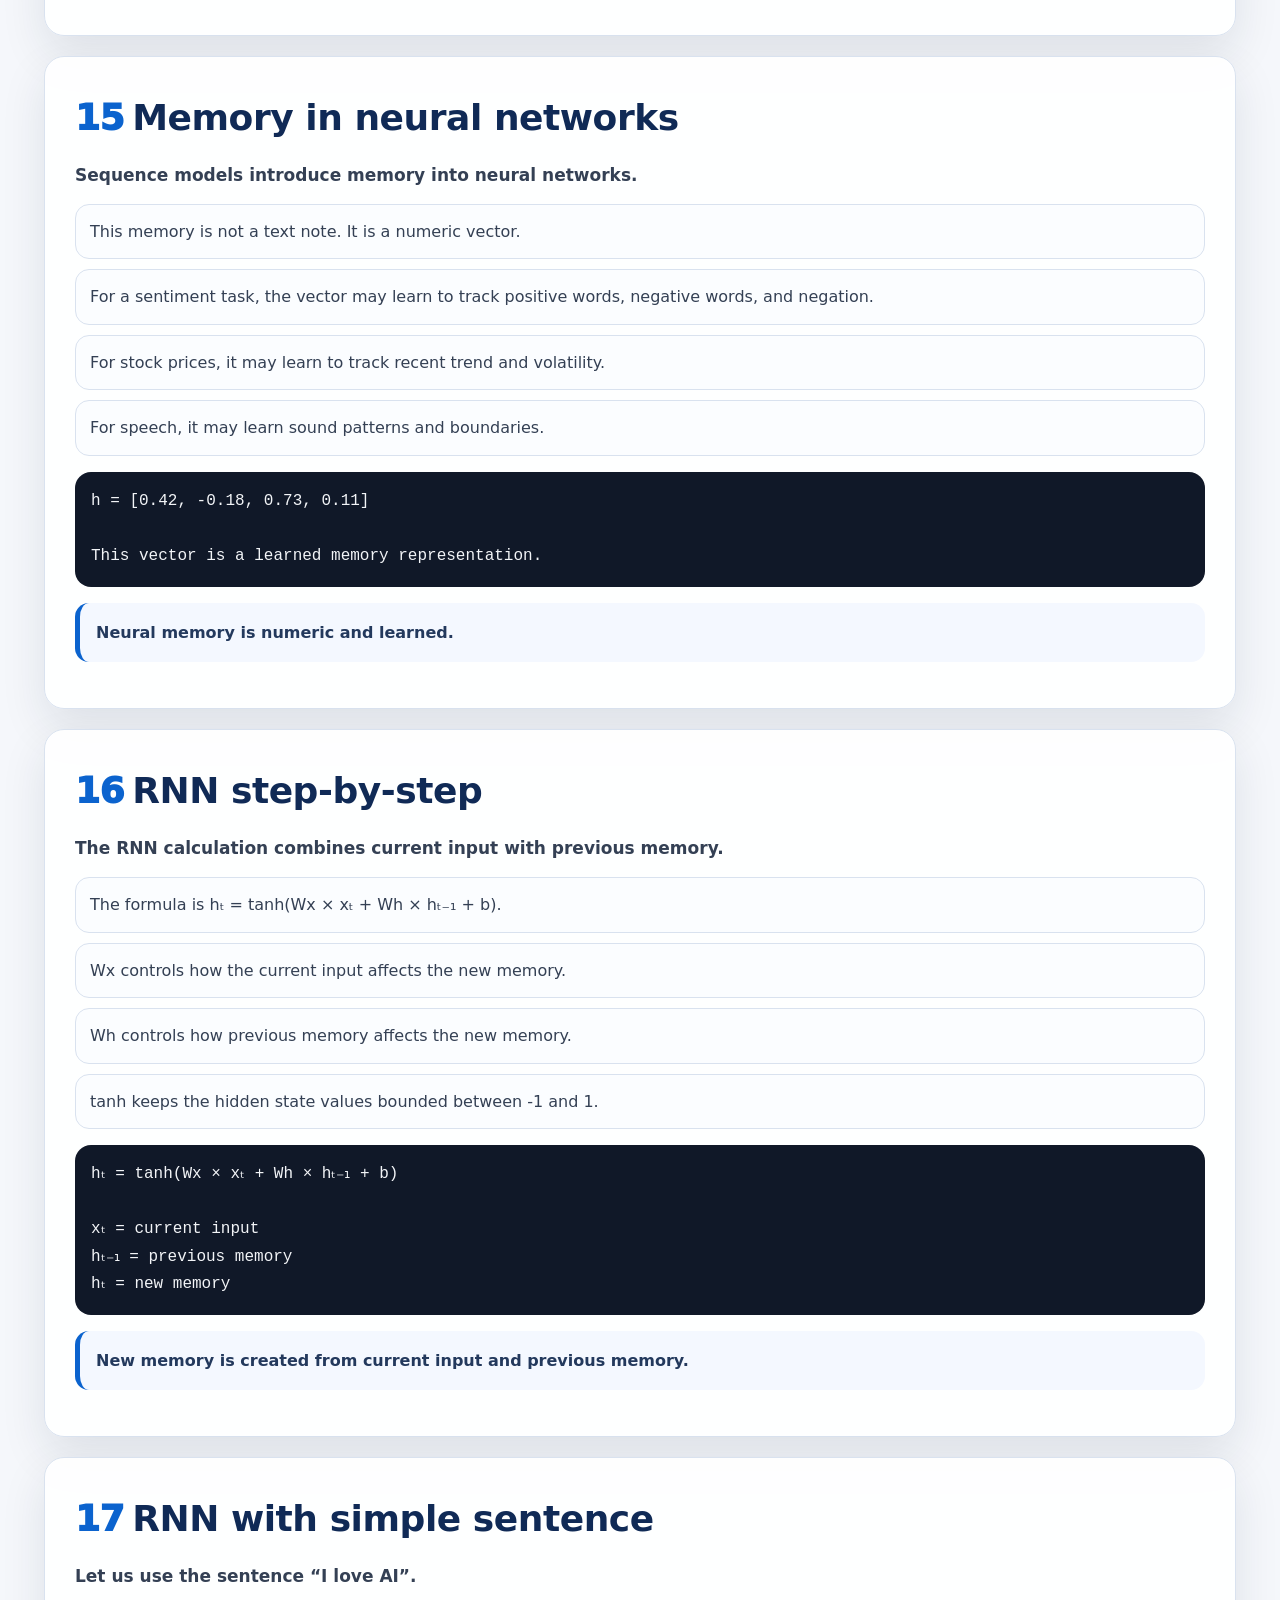
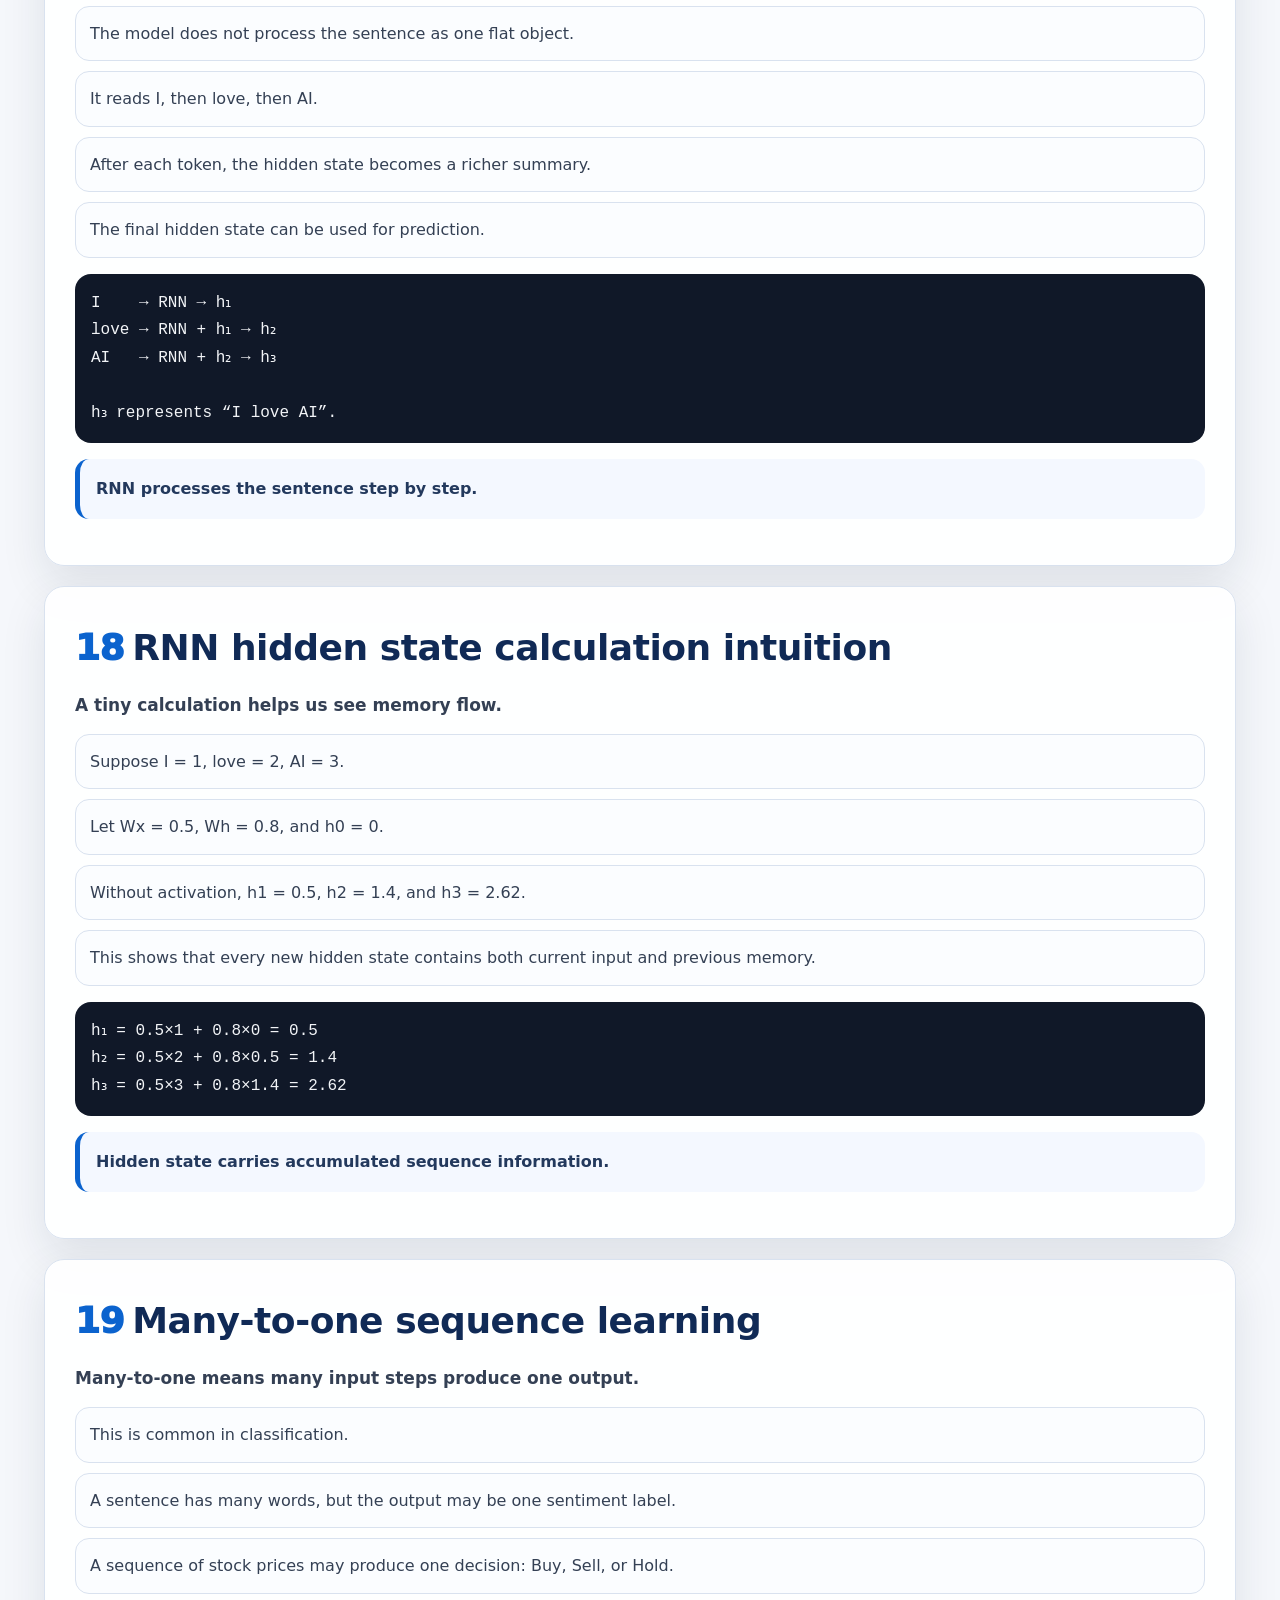
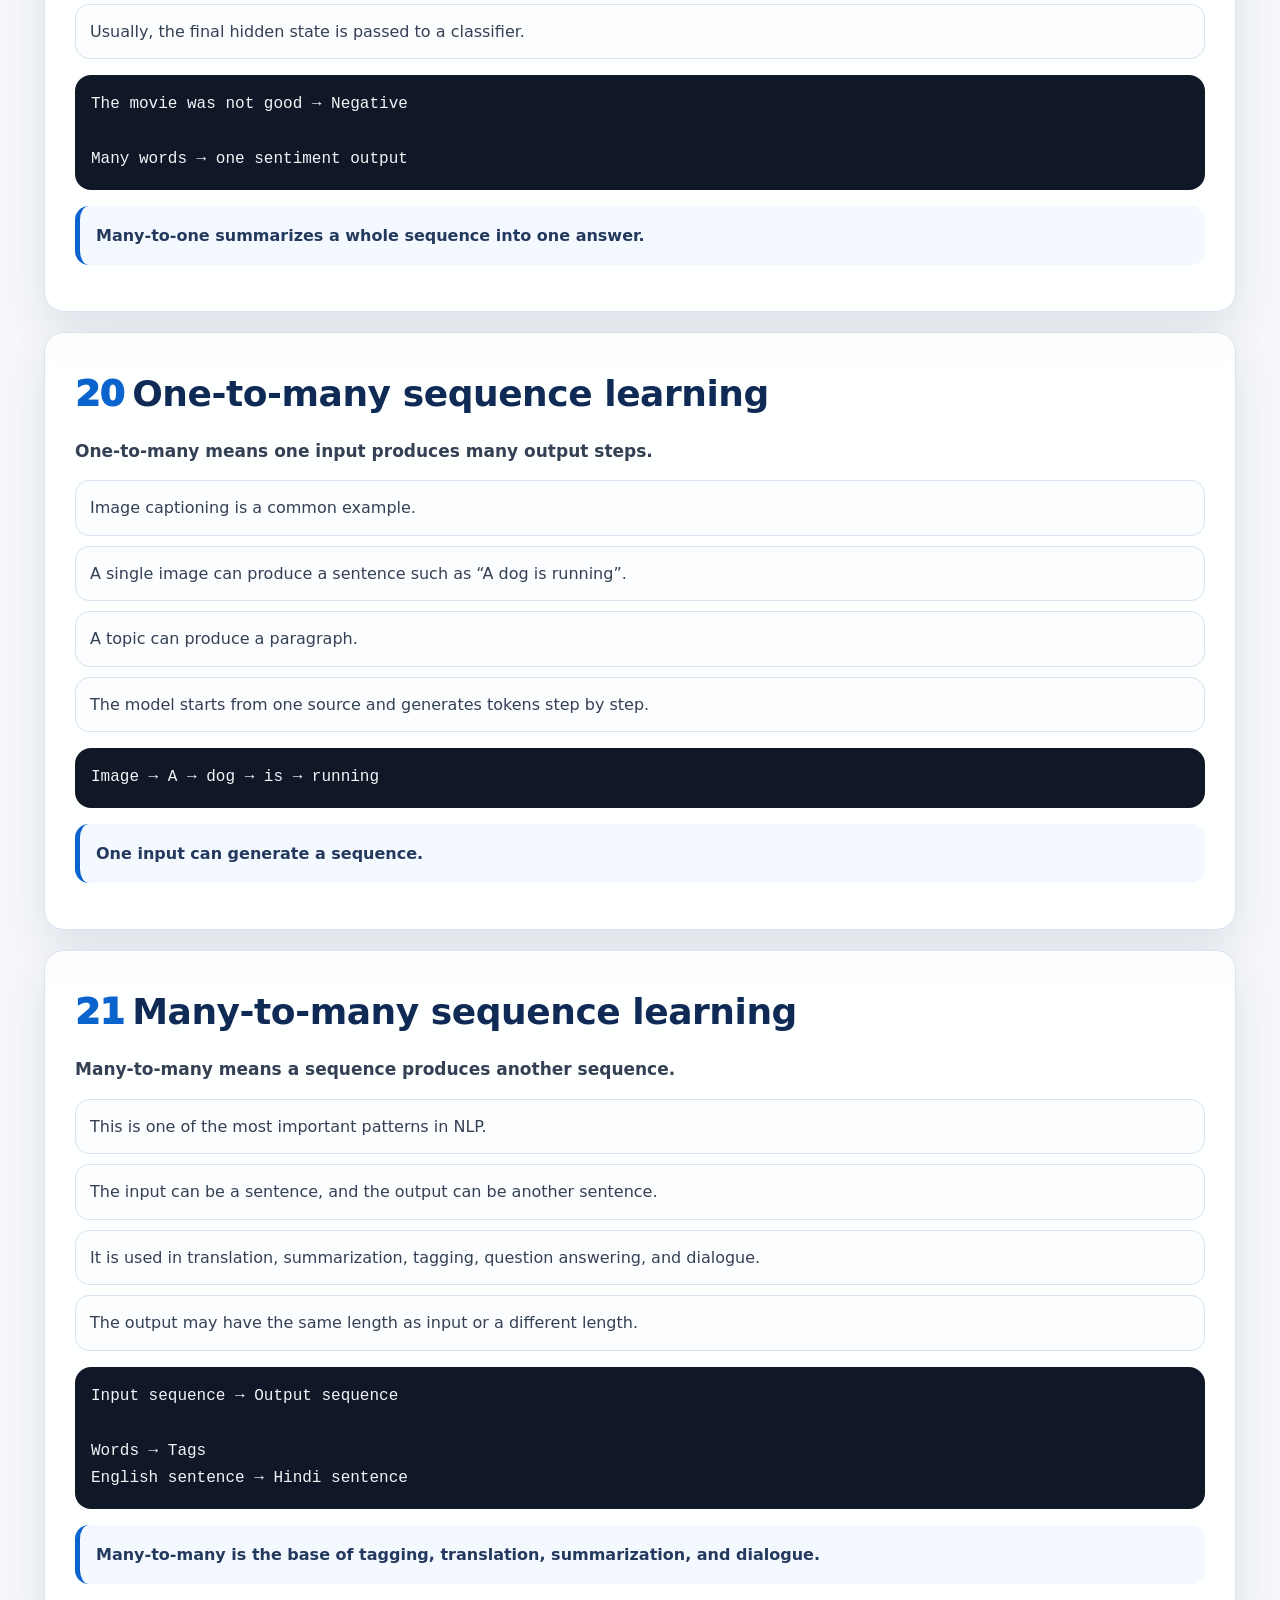
<file: 09-sequence-learning/index.html>
<!DOCTYPE html>
<html lang="en">
<head>
  <meta charset="UTF-8" />
  <meta name="viewport" content="width=device-width, initial-scale=1.0" />
  <title>09 — Sequence Learning</title>
  <style>
    :root {
      --bg:#f5f7fb; --ink:#172033; --muted:#667085; --brand:#0b63ce; --brand2:#153e90;
      --soft:#e8f1ff; --soft2:#fff7e6; --line:#d9e2ef; --good:#16803c; --bad:#b42318;
      --shadow:0 18px 45px rgba(18, 38, 63, .10); --radius:20px;
    }
    *{box-sizing:border-box}
    html{scroll-behavior:smooth}
    body{
      margin:0;font-family:"Segoe UI",system-ui,-apple-system,BlinkMacSystemFont,sans-serif;
      background:radial-gradient(circle at top left,#dcecff 0,transparent 28%),radial-gradient(circle at top right,#fff0d0 0,transparent 24%),var(--bg);
      color:var(--ink);line-height:1.72;
    }
    .shell{max-width:1240px;margin:auto;padding:24px}
    .hero{display:grid;grid-template-columns:1.12fr .88fr;gap:24px;align-items:stretch;margin-bottom:22px}
    .hero-card,.side-card,.section,.demo-card{background:rgba(255,255,255,.95);border:1px solid var(--line);box-shadow:var(--shadow);border-radius:var(--radius)}
    .hero-card{padding:38px}
    .eyebrow{display:inline-flex;align-items:center;gap:8px;padding:7px 12px;border-radius:999px;color:var(--brand2);background:var(--soft);font-weight:800;font-size:13px;margin-bottom:16px}
    h1{font-size:clamp(36px,5vw,66px);line-height:1.03;margin:0 0 16px;letter-spacing:-1.6px}
    .lead{font-size:20px;color:#344054;margin:0 0 22px;max-width:780px}
    .btn{border:0;border-radius:14px;padding:12px 16px;font-weight:850;cursor:pointer;text-decoration:none;display:inline-flex;align-items:center;gap:8px;background:var(--brand);color:white;box-shadow:0 10px 22px rgba(11,99,206,.22)}
    .btn.secondary{background:white;color:var(--brand2);border:1px solid var(--line);box-shadow:none}
    .hero-actions{display:flex;flex-wrap:wrap;gap:12px;margin-top:20px}
    .side-card{padding:24px}
    .journey{display:grid;gap:10px;margin-top:16px}
    .journey div{padding:12px 14px;background:#f8fbff;border:1px solid var(--line);border-radius:14px;font-weight:750;color:#1d3557}
    .journey .active{background:var(--brand);color:white;border-color:var(--brand)}
    .toc-wrap{position:sticky;top:0;z-index:10;background:rgba(245,247,251,.92);backdrop-filter:blur(10px);border-bottom:1px solid var(--line);margin:0 -24px 24px;padding:12px 24px}
    .toc-head{max-width:1240px;margin:auto;display:flex;justify-content:space-between;gap:12px;align-items:center}
    .toc-toggle{border:1px solid var(--line);background:white;padding:10px 14px;border-radius:12px;cursor:pointer;font-weight:800}
    .toc{max-width:1240px;margin:12px auto 0;display:none;grid-template-columns:repeat(auto-fit,minmax(250px,1fr));gap:8px}
    .toc.open{display:grid}
    .toc a{text-decoration:none;background:white;border:1px solid var(--line);border-radius:12px;padding:9px 11px;font-size:14px;color:#344054}
    .toc a:hover{border-color:var(--brand);color:var(--brand)}
    .intro-grid{display:grid;grid-template-columns:repeat(3,1fr);gap:16px;margin-bottom:24px}
    .mini{background:white;border:1px solid var(--line);border-radius:18px;padding:18px;box-shadow:0 10px 22px rgba(18,38,63,.06)}
    .mini h3{margin:0 0 8px;font-size:18px}
    .mini p{margin:0;color:var(--muted)}
    .badge{display:inline-block;padding:4px 9px;background:var(--soft2);color:#8a4b00;border-radius:999px;font-size:12px;font-weight:850;margin-bottom:10px}
    .section{padding:30px;margin:20px 0;scroll-margin-top:118px}
    .section h2{margin:0 0 10px;font-size:clamp(25px,3vw,36px);letter-spacing:-.45px;color:#102a56}
    .section .num{color:var(--brand);font-weight:950;margin-right:8px}
    .section p{margin:12px 0;color:#344054;font-size:17px}
    .deep-list{display:grid;gap:10px;margin:14px 0}
    .deep-item{background:#fbfdff;border:1px solid var(--line);border-radius:14px;padding:13px 14px;color:#344054}
    .teacher-note{margin:16px 0;padding:16px;border-left:5px solid var(--brand);background:#f4f8ff;border-radius:14px;color:#23395d;font-weight:700}
    .example{background:#101828;color:#f2f4f7;border-radius:16px;padding:16px;overflow:auto;font-family:Consolas,"Courier New",monospace;margin:16px 0;white-space:pre-wrap}
    .demo-card{padding:30px;margin:24px 0;scroll-margin-top:118px}
    .demo-card h2{margin:0 0 8px;color:#102a56}
    .controls{display:flex;flex-wrap:wrap;gap:10px;margin:16px 0;align-items:center}
    input,select{padding:12px 14px;border:1px solid var(--line);border-radius:12px;font:inherit;background:white;min-height:44px}
    input[type=text]{flex:1;min-width:280px}
    .demo-output{display:grid;grid-template-columns:repeat(auto-fit,minmax(230px,1fr));gap:12px;margin-top:16px}
    .token-card{border:1px solid var(--line);background:#fbfdff;border-radius:16px;padding:14px}
    .token-card h4{margin:0 0 8px}
    .small{font-size:13px;color:var(--muted)}
    .bar{height:12px;background:#edf2f7;border-radius:999px;overflow:hidden;margin:8px 0}
    .bar span{display:block;height:100%;background:linear-gradient(90deg,#0b63ce,#52a7ff);border-radius:999px;width:0}
    .sentiment{margin-top:16px;padding:16px;border-radius:16px;font-weight:900;font-size:20px;background:#f0fff4;color:var(--good);border:1px solid #b7ebc6}
    .sentiment.neg{background:#fff5f5;color:var(--bad);border-color:#fecaca}
    .heat-row{display:grid;grid-template-columns:120px 1fr 70px;gap:12px;align-items:center;margin:10px 0}
    .heat-label{font-weight:850}
    .back-top{position:fixed;right:22px;bottom:22px;z-index:20;border:1px solid var(--line);background:white;color:var(--brand2);border-radius:999px;padding:11px 15px;font-weight:850;box-shadow:0 12px 30px rgba(18,38,63,.18);cursor:pointer;display:none}
    .back-top.show{display:block}
    .footer{text-align:center;color:var(--muted);padding:36px 10px}
    @media(max-width:900px){
      .hero,.intro-grid{grid-template-columns:1fr}
      .shell{padding:16px}
      .toc-wrap{margin:0 -16px 20px;padding:10px 16px}
      .hero-card,.section,.demo-card{padding:22px}
      .heat-row{grid-template-columns:90px 1fr 54px}
    }
  </style>
</head>
<body>
  <div class="shell">
    <section class="hero">
      <div class="hero-card">
        <div class="eyebrow">09 — LLM Foundations</div>
        <h1>Sequence Learning</h1>
        <p class="lead">Full study-material version. This page keeps each concept separate and explains it in classroom style with examples and demos.</p>
        <div class="teacher-note">Main idea: a model must not only know what each word means. It must know how words build meaning over time.</div>
        <div class="hero-actions">
          <a class="btn" href="#what-is-a-sequence">Start Reading</a>
          <a class="btn secondary" href="#demo-rnn">RNN Demo</a>
          <a class="btn secondary" href="#demo-attention">Attention Preview</a>
        </div>
      </div>
      <div class="side-card">
        <h2 style="margin-top:0">Learning bridge</h2>
        <p class="small">This topic connects embeddings to attention and transformers.</p>
        <div class="journey">
          <div>Text as Data</div><div>Tokens</div><div>Embeddings</div><div class="active">Sequence Learning</div><div>Attention</div><div>Transformer</div><div>LLM</div>
        </div>
      </div>
    </section>

    <div class="toc-wrap">
      <div class="toc-head">
        <strong>09 — Sequence Learning Deep Study Page</strong>
        <button class="toc-toggle" onclick="toggleToc()">Show / Hide Contents</button>
      </div>
      <nav id="toc" class="toc"></nav>
    </div>

    <div class="intro-grid">
      <div class="mini"><div class="badge">Core idea</div><h3>Order matters</h3><p>Same items in a different order can create a different meaning.</p></div>
      <div class="mini"><div class="badge">Model need</div><h3>Memory matters</h3><p>The model must remember earlier tokens while reading later tokens.</p></div>
      <div class="mini"><div class="badge">Bridge</div><h3>Attention comes next</h3><p>RNNs carry memory. Attention looks directly at relevant tokens.</p></div>
    </div>

    <main id="content"></main>

    <section id="demo-rnn" class="demo-card">
      <h2>Interactive Demo 1 — RNN Hidden State Simulator</h2>
      <p>Type a short sentence. The demo tokenizes it, creates simple teaching embeddings, updates a hidden state, and gives a toy sentiment signal. This is not a trained model; it is a visual intuition tool.</p>
      <div class="controls">
        <input id="rnnText" type="text" value="I do not love AI" />
        <button class="btn" onclick="runRnnDemo()">Run RNN Steps</button>
        <button class="btn secondary" onclick="setRnnSample('I love AI')">Positive sample</button>
        <button class="btn secondary" onclick="setRnnSample('I do not love AI')">Negation sample</button>
      </div>
      <div class="teacher-note">Teaching formula used here: hidden = tanh(0.65 × old hidden + embedding score)</div>
      <div id="rnnSteps" class="demo-output"></div>
      <div id="rnnSentiment"></div>
    </section>

    <section id="demo-attention" class="demo-card">
      <h2>Interactive Demo 2 — Attention Focus Preview</h2>
      <p>Attention asks: while generating the current output word, which input word should the model focus on?</p>
      <div class="controls">
        <input id="attInput" type="text" value="I bought a red car yesterday" />
        <select id="attTarget" onchange="runAttentionDemo()">
          <option value="मैंने">मैंने</option>
          <option value="कल">कल</option>
          <option value="लाल">लाल</option>
          <option value="कार" selected>कार</option>
          <option value="खरीदी">खरीदी</option>
        </select>
        <button class="btn" onclick="runAttentionDemo()">Show Attention</button>
      </div>
      <div class="teacher-note">Higher bar = more focus. In real transformers, attention is calculated using Query, Key, and Value vectors.</div>
      <div id="attentionRows"></div>
    </section>

    <section class="section">
      <h2>Final Master Bridge</h2>
      <p>The full journey from this topic toward LLMs is:</p>
      <div class="example">RNN remembers.
LSTM / GRU remember better.
Attention looks directly at what matters.
Transformer is built on Attention.
LLM is a large Transformer trained to predict the next token.</div>
      <div class="teacher-note">Sequence Learning = teaching a model to understand ordered context.</div>
    </section>

    <button id="backTop" class="back-top" onclick="scrollToTop()">↑ Top</button>
    <div class="footer">09 — Sequence Learning | Part of AI / LLM Learning Demos</div>
  </div>

  <script>
    const sections = [{"title": "What is a sequence?", "intro": "A sequence is data where the order of items matters. The items are not just collected together; they arrive one after another.", "deep": ["In normal tabular data, we usually have fixed columns. For example, x1 may always mean Study, x2 may always mean Sports, and x3 may always mean Music. The position is already defined by the column name.", "In sequence data, the position itself carries meaning. Word 1 came before word 2. Price on Monday came before price on Tuesday. Click 1 happened before click 2.", "This is why sequence learning is not only about recognizing the items. It is about recognizing the flow of items.", "A sequence model tries to learn how earlier items affect later items. This is the foundation for understanding language, speech, video, time-series, and modern LLM text generation."], "example": "A → B → C → D\nis different from\nD → C → B → A", "remember": "Sequence = ordered data where position and direction matter."}, {"title": "Why order matters", "intro": "Order matters because the same items can produce a completely different meaning when their positions change.", "deep": ["In language, order tells us who is doing the action and who is receiving it. In stock prices, order tells us whether the movement is rising or falling.", "A model that ignores order may only count which items are present. That can work for some simple tasks, but it fails badly when relationships matter.", "For LLMs, this is critical. A model must know that “not good” is different from “good”, and “man bites dog” is different from “dog bites man”.", "Sequence learning is the first major step toward contextual understanding."], "example": "Dog bites man.\nMan bites dog.\n\nSame words. Different order. Different meaning.", "remember": "Order can change the complete meaning."}, {"title": "Sequence in language", "intro": "Language is a sequence of tokens. A sentence is understood by reading tokens in order and building context step by step.", "deep": ["Every word can change the meaning of what came before and what comes after. The word “not” changes the meaning of “good”. The word “bank” changes meaning based on nearby words such as money, river, deposit, or water.", "A language model must capture grammar, tense, subject, object, negation, sentiment, and reference. All of these depend on order.", "If we treat a sentence only as a bag of words, we lose the relationships between words. Sequence learning solves this by processing tokens in order.", "This is why sequence learning is a bridge from embeddings to attention and transformers."], "example": "The movie was good.      → Positive\nThe movie was not good.  → Negative\n\nThe token “not” changes the meaning of “good”.", "remember": "Language understanding needs ordered context."}, {"title": "Sequence in time-series", "intro": "Time-series data is sequence data arranged by time.", "deep": ["Examples include sales per day, temperature readings, stock prices, sensor values, ECG signals, and website traffic.", "A single value may not tell the full story. A sequence of values can reveal trend, seasonality, spikes, drops, and cycles.", "If the values are increasing over time, the interpretation is different from the same values decreasing over time.", "This is why forecasting models preserve the time order instead of shuffling records randomly."], "example": "100 → 105 → 110 → 115 means rising trend.\n115 → 110 → 105 → 100 means falling trend.", "remember": "In time-series, order creates trend."}, {"title": "Sequence in speech", "intro": "Speech is a sequence of sound patterns over time.", "deep": ["A spoken sentence is not understood from one sound frame alone. The model must listen to how sounds evolve.", "Speech models learn phonemes, pauses, rhythm, stress, word boundaries, and pronunciation patterns.", "The same sound can be interpreted differently depending on the sounds before and after it.", "Speech-to-text is therefore a classic sequence learning problem."], "example": "Sound frame 1 → Sound frame 2 → Sound frame 3 → Word pattern\n\nThe model learns sound order and timing.", "remember": "Speech understanding depends on sound sequence."}, {"title": "Sequence in stock prices", "intro": "Stock prices are ordered financial signals.", "deep": ["A price of 100 by itself says very little. But 100 → 103 → 106 → 110 suggests a different market condition than 110 → 106 → 103 → 100.", "A sequence can reveal momentum, reversal, volatility, consolidation, or breakdown.", "In trading or investing experiments, sequence models may read a fixed window such as the last 10, 20, or 30 prices.", "The model tries to learn how previous movement influences the next movement."], "example": "Day 1: 100\nDay 2: 102\nDay 3: 105\nDay 4: 109\n\nThe sequence suggests upward movement.", "remember": "Price behavior is visible through ordered movement."}, {"title": "Sequence in user behavior", "intro": "A user journey is also a sequence.", "deep": ["A single click may not reveal much. But a chain of clicks can show intent.", "For example, Search → Product View → Add to Cart → Checkout indicates stronger purchase intent than random browsing.", "Similarly, Login → Error → Retry → Exit may indicate friction or frustration.", "Sequence learning can help in recommendations, churn prediction, fraud detection, and personalization."], "example": "Search shoes → View product → Add to cart → Checkout\n\nThis sequence indicates high purchase intent.", "remember": "User journey order reveals intent."}, {"title": "Why embeddings alone are not enough", "intro": "Embeddings give meaning to individual tokens, but they do not fully solve order and context.", "deep": ["The embedding for “good” may capture positive meaning. The embedding for “not” may capture negation. But the phrase “not good” requires a model to combine them in order.", "Embeddings answer: what does this token roughly mean?", "Sequence learning answers: how does this token change the meaning built so far?", "So after tokens and embeddings, we need a model that reads embeddings in sequence."], "example": "good → positive meaning\nnot → negation meaning\n\nnot + good → negative phrase meaning", "remember": "Embeddings give token meaning; sequence models build ordered meaning."}, {"title": "From word embeddings to sequence embeddings", "intro": "A word embedding represents one token. A sequence embedding represents a whole sentence or ordered input.", "deep": ["An RNN reads each word embedding one by one. After every word, it updates the hidden state.", "The final hidden state can act as a compressed representation of the whole sentence.", "This is very important because most tasks need a meaning for the whole input, not only individual words.", "For sentiment classification, the final sequence embedding may go into a classifier. For translation, it may be passed to a decoder."], "example": "I    → [0.2, 0.5]\nlove → [0.8, 0.1]\nAI   → [0.7, 0.9]\n\nAfter RNN:\n“I love AI” → final hidden state vector", "remember": "Sequence embedding = compressed meaning of the full ordered input."}, {"title": "RNN with word embeddings instead of simple numbers", "intro": "Real RNNs do not read words as single numbers. They read embedding vectors.", "deep": ["For intuition, we may say I = 1, love = 2, AI = 3. But real NLP uses vectors such as [0.2, 0.5, -0.1].", "The current input xₜ is an embedding vector. The hidden state hₜ is also a vector.", "The RNN uses matrix multiplication to combine the current embedding and previous hidden state.", "This allows the model to combine token meaning with sequence memory."], "example": "x₁ = embedding('I')    = [0.2, 0.5]\nx₂ = embedding('love') = [0.8, 0.1]\nx₃ = embedding('AI')   = [0.7, 0.9]\n\nh₀ + x₁ → h₁\nh₁ + x₂ → h₂\nh₂ + x₃ → h₃", "remember": "Embedding gives word meaning; RNN converts ordered embeddings into contextual meaning."}, {"title": "Why normal neural networks fail for sequences", "intro": "A normal feed-forward neural network expects fixed-size input.", "deep": ["In tabular ML, each row has a fixed number of columns. But sentences have variable length.", "One sentence may have one token, another may have twenty tokens, and another may have thousands.", "Also, normal networks do not naturally keep memory from previous tokens.", "So they are not naturally suited for ordered data where previous steps affect later steps."], "example": "AI\nI love AI\nI love learning artificial intelligence with practical demos\n\nHow many input neurons should we create?", "remember": "Normal neural networks do not naturally handle variable length, order, and memory."}, {"title": "Recurrent Neural Networks", "intro": "A Recurrent Neural Network, or RNN, is designed to process sequences.", "deep": ["It reads one item at a time and carries memory from one step to the next.", "The same RNN cell is reused repeatedly across the sequence. That repeated use is why it is called recurrent.", "At each step, it receives the current input and previous hidden state.", "It produces a new hidden state that represents the updated memory."], "example": "Current input + Previous memory → New memory\n\nhₜ = f(hₜ₋₁, xₜ)", "remember": "RNN = neural network with memory across sequence steps."}, {"title": "One word at a time thinking", "intro": "RNNs read a sentence one token at a time.", "deep": ["When reading “I love AI”, the model first processes “I”. Then it processes “love” along with memory of “I”. Then it processes “AI” along with memory of “I love”.", "This is similar to human reading. We do not understand each word completely isolated.", "Understanding grows as the sentence progresses.", "This is the core intuition behind recurrent sequence learning."], "example": "Step 1: I\nUnderstanding: speaker is self\n\nStep 2: love\nUnderstanding: speaker loves something\n\nStep 3: AI\nUnderstanding: speaker loves AI", "remember": "RNN builds meaning gradually."}, {"title": "Hidden state intuition", "intro": "The hidden state is the model's memory at a time step.", "deep": ["It is called hidden because we do not directly label what each number means.", "The model learns what to store during training. It may store signals related to sentiment, topic, grammar, tense, or negation.", "The hidden state after word 3 is not only about word 3. It is a summary of words 1 to 3.", "This is how the model carries context forward."], "example": "h₁ = memory after “I”\nh₂ = memory after “I love”\nh₃ = memory after “I love AI”", "remember": "Hidden state = running memory of the sequence so far."}, {"title": "Memory in neural networks", "intro": "Sequence models introduce memory into neural networks.", "deep": ["This memory is not a text note. It is a numeric vector.", "For a sentiment task, the vector may learn to track positive words, negative words, and negation.", "For stock prices, it may learn to track recent trend and volatility.", "For speech, it may learn sound patterns and boundaries."], "example": "h = [0.42, -0.18, 0.73, 0.11]\n\nThis vector is a learned memory representation.", "remember": "Neural memory is numeric and learned."}, {"title": "RNN step-by-step", "intro": "The RNN calculation combines current input with previous memory.", "deep": ["The formula is hₜ = tanh(Wx × xₜ + Wh × hₜ₋₁ + b).", "Wx controls how the current input affects the new memory.", "Wh controls how previous memory affects the new memory.", "tanh keeps the hidden state values bounded between -1 and 1."], "example": "hₜ = tanh(Wx × xₜ + Wh × hₜ₋₁ + b)\n\nxₜ = current input\nhₜ₋₁ = previous memory\nhₜ = new memory", "remember": "New memory is created from current input and previous memory."}, {"title": "RNN with simple sentence", "intro": "Let us use the sentence “I love AI”.", "deep": ["The model does not process the sentence as one flat object.", "It reads I, then love, then AI.", "After each token, the hidden state becomes a richer summary.", "The final hidden state can be used for prediction."], "example": "I    → RNN → h₁\nlove → RNN + h₁ → h₂\nAI   → RNN + h₂ → h₃\n\nh₃ represents “I love AI”.", "remember": "RNN processes the sentence step by step."}, {"title": "RNN hidden state calculation intuition", "intro": "A tiny calculation helps us see memory flow.", "deep": ["Suppose I = 1, love = 2, AI = 3.", "Let Wx = 0.5, Wh = 0.8, and h0 = 0.", "Without activation, h1 = 0.5, h2 = 1.4, and h3 = 2.62.", "This shows that every new hidden state contains both current input and previous memory."], "example": "h₁ = 0.5×1 + 0.8×0 = 0.5\nh₂ = 0.5×2 + 0.8×0.5 = 1.4\nh₃ = 0.5×3 + 0.8×1.4 = 2.62", "remember": "Hidden state carries accumulated sequence information."}, {"title": "Many-to-one sequence learning", "intro": "Many-to-one means many input steps produce one output.", "deep": ["This is common in classification.", "A sentence has many words, but the output may be one sentiment label.", "A sequence of stock prices may produce one decision: Buy, Sell, or Hold.", "Usually, the final hidden state is passed to a classifier."], "example": "The movie was not good → Negative\n\nMany words → one sentiment output", "remember": "Many-to-one summarizes a whole sequence into one answer."}, {"title": "One-to-many sequence learning", "intro": "One-to-many means one input produces many output steps.", "deep": ["Image captioning is a common example.", "A single image can produce a sentence such as “A dog is running”.", "A topic can produce a paragraph.", "The model starts from one source and generates tokens step by step."], "example": "Image → A → dog → is → running", "remember": "One input can generate a sequence."}, {"title": "Many-to-many sequence learning", "intro": "Many-to-many means a sequence produces another sequence.", "deep": ["This is one of the most important patterns in NLP.", "The input can be a sentence, and the output can be another sentence.", "It is used in translation, summarization, tagging, question answering, and dialogue.", "The output may have the same length as input or a different length."], "example": "Input sequence → Output sequence\n\nWords → Tags\nEnglish sentence → Hindi sentence", "remember": "Many-to-many is the base of tagging, translation, summarization, and dialogue."}, {"title": "Many-to-many same length vs different length", "intro": "Many-to-many tasks come in two major forms.", "deep": ["Same-length many-to-many gives one output for each input. Example: part-of-speech tagging.", "Different-length many-to-many allows output length to differ from input length. Example: translation.", "Same-length tasks can use hidden state at each input step.", "Different-length tasks usually need encoder-decoder generation."], "example": "Same length:\nI    → Pronoun\nlove → Verb\nAI   → Noun\n\nDifferent length:\nI love AI → मुझे AI पसंद है", "remember": "Same-length maps step to step; different-length converts one sequence into another sequence."}, {"title": "Problems with RNN", "intro": "Simple RNNs are useful, but they struggle with long sequences.", "deep": ["The hidden state is updated again and again.", "Old information can fade or be overwritten.", "If the sentence is short, this may not hurt much.", "If the sentence is long, the model may fail to connect distant words."], "example": "The book that I borrowed from my friend last week during the library event was amazing.\n\nThe model must connect “book” with “amazing”.", "remember": "Simple RNNs struggle with long sequences."}, {"title": "Vanishing gradient in sequence learning", "intro": "Vanishing gradient is a training problem.", "deep": ["During backpropagation through time, the error signal must travel backward across many steps.", "If it is repeatedly multiplied by small values, it becomes almost zero.", "Then early tokens receive very weak learning signal.", "This is one reason simple RNNs struggle with long-term dependencies."], "example": "0.5\n0.5 × 0.5 = 0.25\n0.25 × 0.5 = 0.125\n0.125 × 0.5 = 0.0625\n\nAfter many steps, the signal almost disappears.", "remember": "Vanishing gradient makes long-distance learning difficult."}, {"title": "Long-term dependency problem", "intro": "Long-term dependency means distant parts of a sequence depend on each other.", "deep": ["A subject may appear early, and its description may appear much later.", "The model must remember the early subject through many intermediate words.", "Simple RNNs are biased toward recent information.", "LSTM and GRU were designed to improve this."], "example": "The book that I borrowed last week was amazing.\n\n“book” and “amazing” are connected, but separated by many words.", "remember": "Long-term dependency is the memory challenge in sequence learning."}, {"title": "LSTM intuition", "intro": "LSTM means Long Short-Term Memory.", "deep": ["It improves RNN memory using gates.", "The forget gate decides what old memory to remove.", "The input gate decides what new information to store.", "The output gate decides what memory to expose at the current step."], "example": "Forget Gate → what old memory to remove\nInput Gate → what new memory to add\nOutput Gate → what memory to expose\nCell State → long-term memory path", "remember": "LSTM = RNN with controlled memory gates."}, {"title": "GRU intuition", "intro": "GRU means Gated Recurrent Unit.", "deep": ["It is a simpler gated RNN compared to LSTM.", "The update gate controls how much old memory to keep.", "The reset gate controls how much past memory to ignore.", "GRU often has fewer parameters and can train faster than LSTM."], "example": "Update Gate → keep old memory or use new memory\nReset Gate → use or ignore past memory", "remember": "GRU = simpler gated memory model."}, {"title": "Encoder idea", "intro": "The encoder reads the input sequence.", "deep": ["In translation, the encoder reads the source sentence.", "It creates hidden states step by step.", "The final representation is a compressed meaning of the input.", "The encoder's job is understanding."], "example": "I → love → AI → context vector", "remember": "Encoder = reads and represents the input sequence."}, {"title": "Decoder idea", "intro": "The decoder generates the output sequence.", "deep": ["It starts with a special START token.", "It predicts the next token.", "Then it uses the previous output to predict the next one.", "It stops when it predicts an END token."], "example": "<START> → मुझे\nमुझे → AI\nAI → पसंद\nपसंद → है\nहै → <END>", "remember": "Decoder = generates output tokens one by one."}, {"title": "Sequence-to-sequence learning", "intro": "Seq2Seq means sequence-to-sequence.", "deep": ["The input is a sequence and the output is also a sequence.", "Classic examples include translation, summarization, speech-to-text, and dialogue.", "An encoder reads the input.", "A decoder generates the output."], "example": "Input sequence → Encoder → Context vector → Decoder → Output sequence", "remember": "Seq2Seq = sequence in, sequence out."}, {"title": "Training decoder with teacher forcing", "intro": "Teacher forcing is a training technique for decoders.", "deep": ["During training, we already know the correct output sentence.", "So we feed the correct previous token to the decoder.", "This helps the decoder learn next-token prediction step by step.", "During real generation, the model uses its own previous prediction instead."], "example": "Training:\n<START> → predict मुझे\nमुझे → predict AI\nAI → predict पसंद\n\nReal generation:\nModel predicts token 1, then uses its own token 1 to predict token 2.", "remember": "Teacher forcing uses correct previous tokens during training."}, {"title": "Machine translation example", "intro": "Machine translation is a sequence-to-sequence task.", "deep": ["The model first understands the source sentence.", "Then it generates the target sentence.", "Word-by-word replacement is often unnatural.", "The model must learn meaning, grammar, and word order of the target language."], "example": "Input:  I love AI\nOutput: मुझे AI पसंद है\n\nMeaning first, generation second.", "remember": "Translation needs meaning-based sequence generation."}, {"title": "Text generation example", "intro": "Text generation is repeated next-token prediction.", "deep": ["Given previous tokens, the model predicts the next token.", "Then that next token is added to the sequence.", "The model repeats this process to generate longer text.", "Modern LLMs scale this idea using Transformer architecture."], "example": "I love machine → learning\nI love machine learning → because\nI love machine learning because → it", "remember": "Text generation = repeated next-token prediction."}, {"title": "Context vector bottleneck", "intro": "Basic encoder-decoder models squeeze input meaning into one context vector.", "deep": ["For short sentences, this may work reasonably well.", "For long sentences, one vector may not store all details.", "This is like reading a whole chapter and writing all important points on one sticky note.", "Attention was created to reduce this bottleneck."], "example": "Long input sentence → Encoder → One context vector → Decoder\n\nProblem: too much information squeezed into one vector.", "remember": "The context vector bottleneck limits basic Seq2Seq models."}, {"title": "Tiny attention calculation", "intro": "Attention creates a custom context for each output step.", "deep": ["It compares the decoder's current state with each encoder hidden state.", "This gives attention scores.", "Softmax converts scores into weights that sum to 1.", "The model then creates a weighted context vector."], "example": "Input: I bought car\nTarget output word: कार\n\nScores:\nI      → 0.16\nbought → 0.40\ncar    → 0.72\n\nSoftmax weights:\nI      → 0.24\nbought → 0.31\ncar    → 0.43", "remember": "Attention = score, softmax, weighted focus."}, {"title": "Why sequence learning leads naturally to Attention", "intro": "Attention is the natural next step after RNN, LSTM, GRU, and Seq2Seq.", "deep": ["RNNs carry memory step by step.", "LSTM and GRU improve memory using gates.", "Encoder-decoder compresses a sequence into a context vector.", "Attention says: instead of relying only on compressed memory, look directly at what matters."], "example": "Seq2Seq says: compress everything into one vector.\nAttention says: look directly at what matters.", "remember": "Attention is the next natural step after sequence memory."}, {"title": "Bridge to Transformers and LLMs", "intro": "Transformers make attention the main engine.", "deep": ["Instead of reading only step by step like RNNs, Transformers let tokens look at other tokens directly.", "This allows better handling of long context and parallel processing.", "Modern LLMs are large Transformer models trained mainly to predict the next token.", "So the path is: Text → Tokens → Embeddings → Sequence Learning → Attention → Transformer → LLM."], "example": "Text → Tokens → Embeddings → Sequence Learning → Attention → Transformer → LLM", "remember": "Sequence Learning prepares us for Attention, Transformers, and LLMs."}];

    function slug(s){
      return s.toLowerCase().replace(/[^a-z0-9]+/g,'-').replace(/(^-|-$)/g,'');
    }

    function renderSections(){
      const content = document.getElementById('content');
      const toc = document.getElementById('toc');
      content.innerHTML = '';
      toc.innerHTML = '';

      sections.forEach((sec, i) => {
        const id = slug(sec.title);
        const a = document.createElement('a');
        a.href = '#' + id;
        a.textContent = `${i+1}. ${sec.title}`;
        a.addEventListener('click', () => {
          // Keep desktop useful but avoid a huge open contents panel covering reading area after navigation.
          if(window.innerWidth < 1000){
            document.getElementById('toc').classList.remove('open');
          }
        });
        toc.appendChild(a);

        const deepItems = sec.deep.map(item => `<div class="deep-item">${item}</div>`).join('');
        const node = document.createElement('section');
        node.className = 'section';
        node.id = id;
        node.innerHTML = `
          <h2><span class="num">${String(i+1).padStart(2,'0')}</span>${sec.title}</h2>
          <p><strong>${sec.intro}</strong></p>
          <div class="deep-list">${deepItems}</div>
          <div class="example">${sec.example}</div>
          <div class="teacher-note">${sec.remember}</div>
        `;
        content.appendChild(node);
      });
    }

    function toggleToc(){
      const toc = document.getElementById('toc');
      toc.classList.toggle('open');
    }

    function scrollToTop(){
      window.scrollTo({top:0, behavior:'smooth'});
    }

    window.addEventListener('scroll', () => {
      const btn = document.getElementById('backTop');
      if(!btn) return;
      if(window.scrollY > 500) btn.classList.add('show');
      else btn.classList.remove('show');
    });
    function tokenize(text){ return text.trim().split(/\s+/).filter(Boolean); }

    function embeddingScore(token){
      const t = token.toLowerCase();
      const pos = ['love','like','good','great','amazing','excellent','useful','happy','beautiful'];
      const neg = ['bad','poor','hate','terrible','awful','sad','wrong','not','never','no'];
      if(pos.includes(t)) return 0.85;
      if(neg.includes(t)) return -0.85;
      let sum = 0;
      for(let i=0;i<t.length;i++) sum += t.charCodeAt(i);
      return ((sum % 100) / 100) - 0.5;
    }

    function runRnnDemo(){
      const text = document.getElementById('rnnText').value;
      const tokens = tokenize(text);
      const steps = document.getElementById('rnnSteps');
      const sentiment = document.getElementById('rnnSentiment');
      steps.innerHTML = '';
      sentiment.innerHTML = '';

      let hidden = 0;
      let negation = false;

      tokens.forEach((tok, idx) => {
        let emb = embeddingScore(tok);
        const low = tok.toLowerCase();

        if(['not','never','no'].includes(low)){ negation = true; }
        else if(negation && emb > 0.25){ emb = emb * -1.15; negation = false; }

        const oldHidden = hidden;
        hidden = Math.tanh(0.65 * hidden + emb);
        const width = Math.min(100, Math.round(Math.abs(hidden) * 100));

        const card = document.createElement('div');
        card.className = 'token-card';
        card.innerHTML = `
          <h4>Step ${idx+1}: ${tok}</h4>
          <div class="small">Embedding score: ${emb.toFixed(3)}</div>
          <div class="small">Old hidden: ${oldHidden.toFixed(3)}</div>
          <div class="small">New hidden: ${hidden.toFixed(3)}</div>
          <div class="bar"><span style="width:${width}%"></span></div>
          <div class="small">Hidden state is the running memory after this token.</div>
        `;
        steps.appendChild(card);
      });

      const positive = hidden >= 0;
      sentiment.className = positive ? 'sentiment' : 'sentiment neg';
      sentiment.textContent = positive
        ? `Final toy prediction: Positive / supportive signal (${hidden.toFixed(3)})`
        : `Final toy prediction: Negative / caution signal (${hidden.toFixed(3)})`;
    }

    function setRnnSample(value){ document.getElementById('rnnText').value = value; runRnnDemo(); }

    const focusMap = {
      'मैंने': {'i':0.46,'bought':0.35},
      'कल': {'yesterday':0.75},
      'लाल': {'red':0.78},
      'कार': {'car':0.82},
      'खरीदी': {'bought':0.78}
    };

    function runAttentionDemo(){
      const text = document.getElementById('attInput').value;
      const target = document.getElementById('attTarget').value;
      const tokens = tokenize(text);
      const rows = document.getElementById('attentionRows');
      rows.innerHTML = '';

      const map = focusMap[target] || {};
      let raw = tokens.map(tok => {
        const key = tok.toLowerCase();
        let base = map[key] || 0.05;
        if(target === 'मैंने' && key === 'i') base = 0.46;
        return base;
      });

      const total = raw.reduce((a,b) => a+b, 0) || 1;
      const weights = raw.map(x => x / total);

      tokens.forEach((tok, i) => {
        const pct = Math.round(weights[i] * 100);
        const row = document.createElement('div');
        row.className = 'heat-row';
        row.innerHTML = `
          <div class="heat-label">${tok}</div>
          <div class="bar"><span style="width:${pct}%"></span></div>
          <div class="small">${pct}%</div>
        `;
        rows.appendChild(row);
      });

      const note = document.createElement('div');
      note.className = 'teacher-note';
      note.innerHTML = `Generating <strong>${target}</strong>: attention creates a weighted focus over the input words.`;
      rows.appendChild(note);
    }

    renderSections();
    runRnnDemo();
    runAttentionDemo();
  </script>
</body>
</html>
</file>
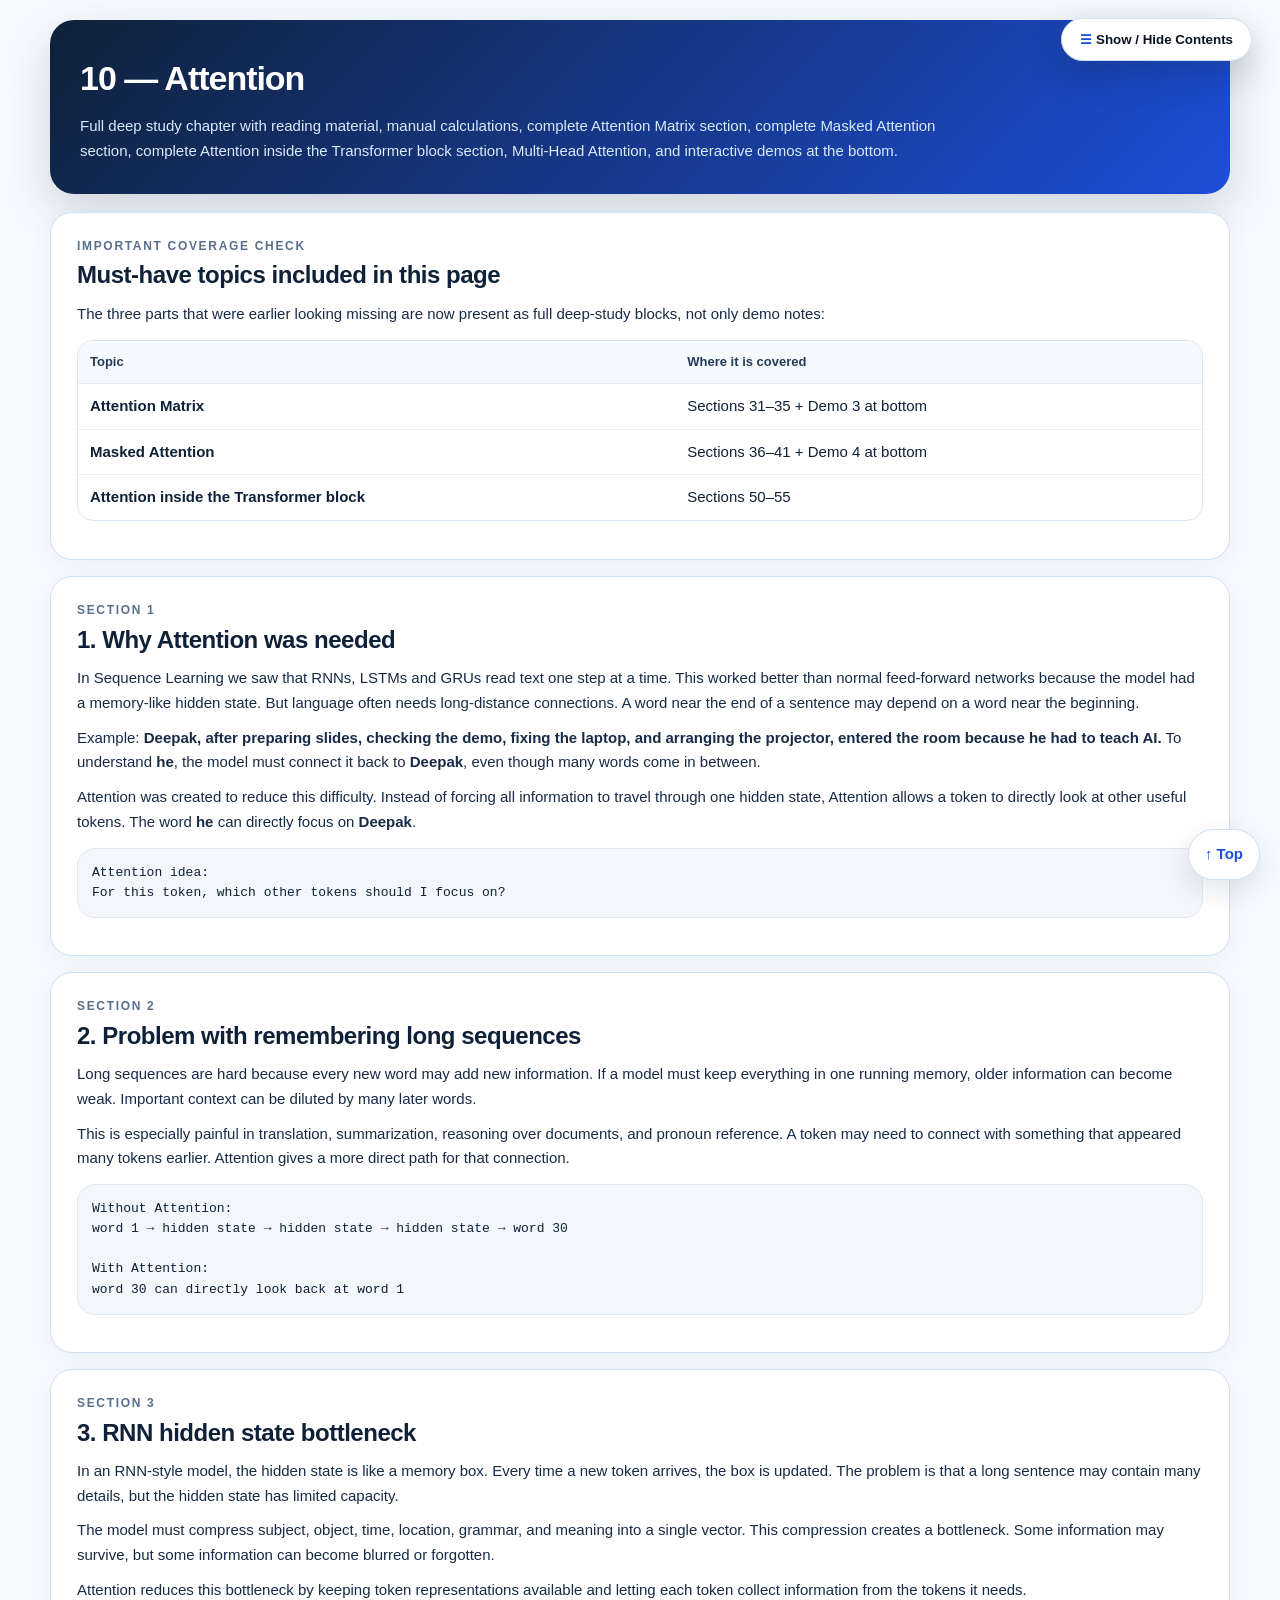
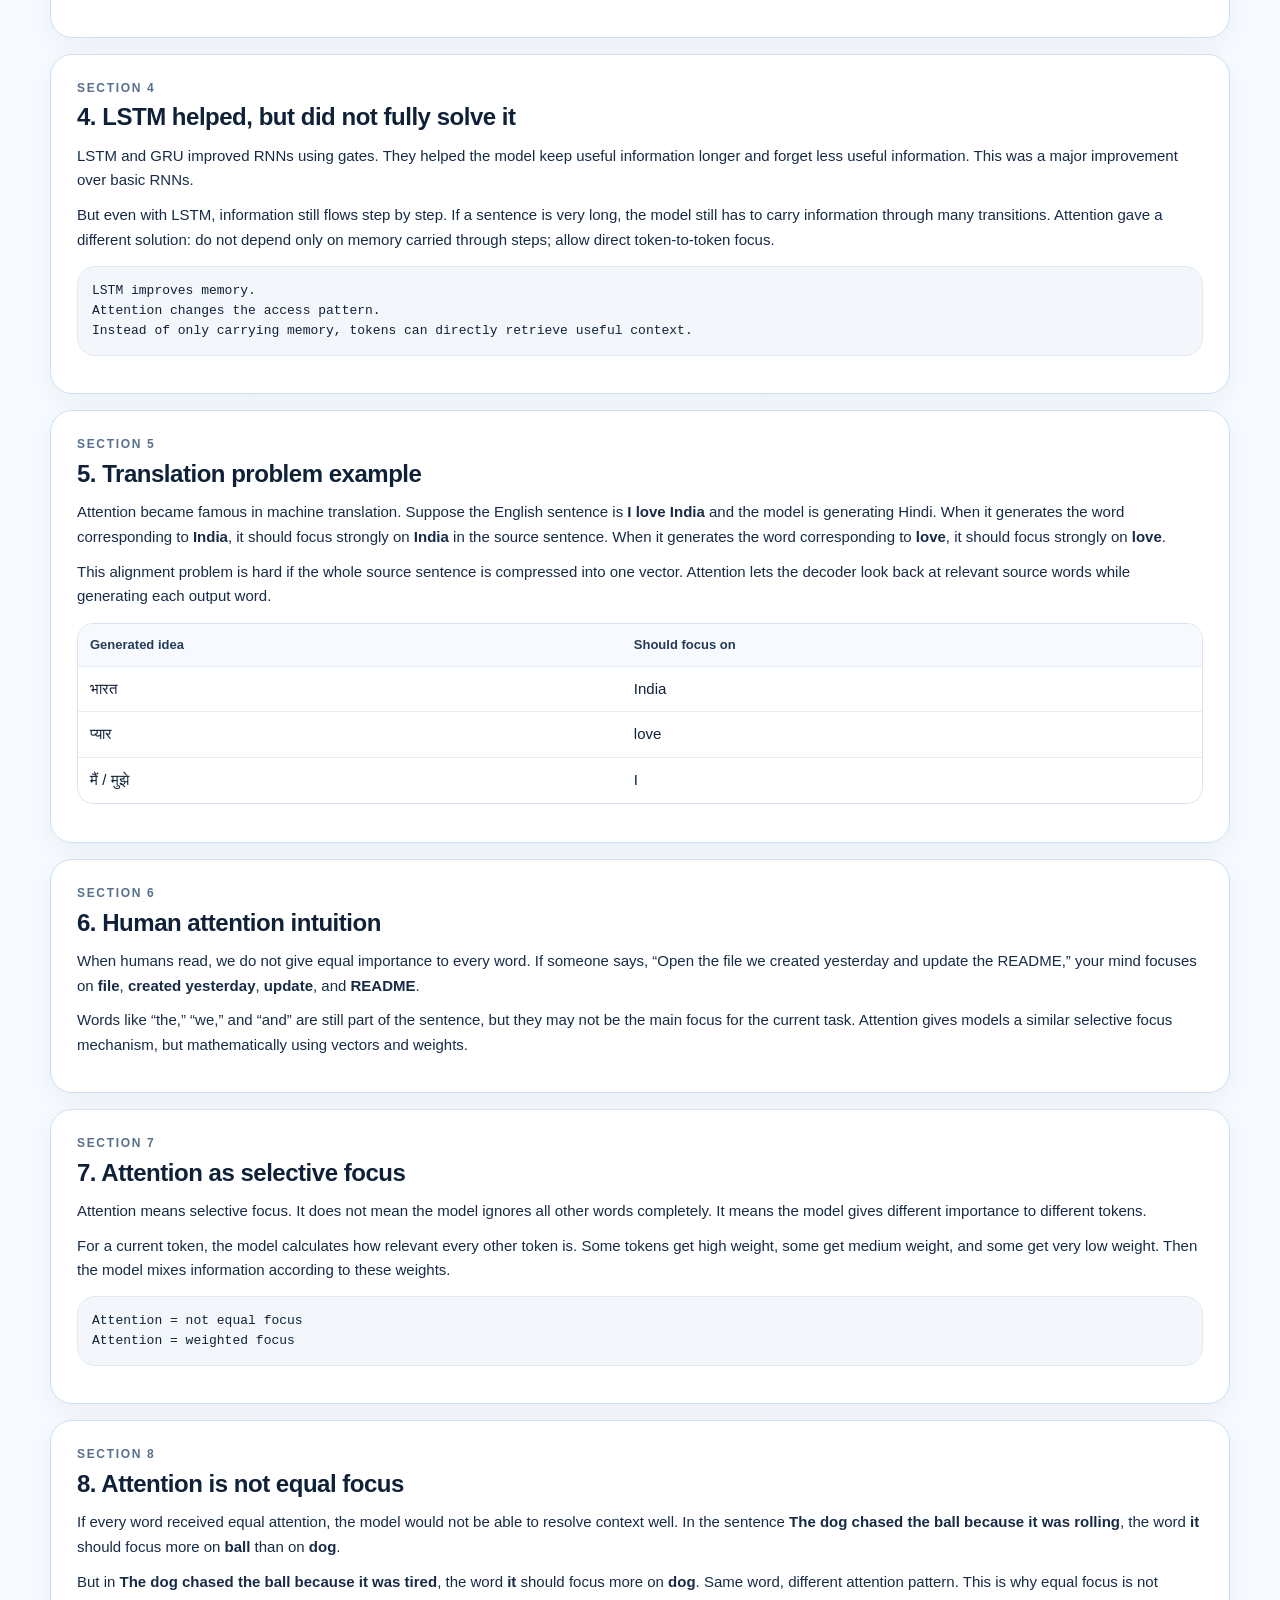
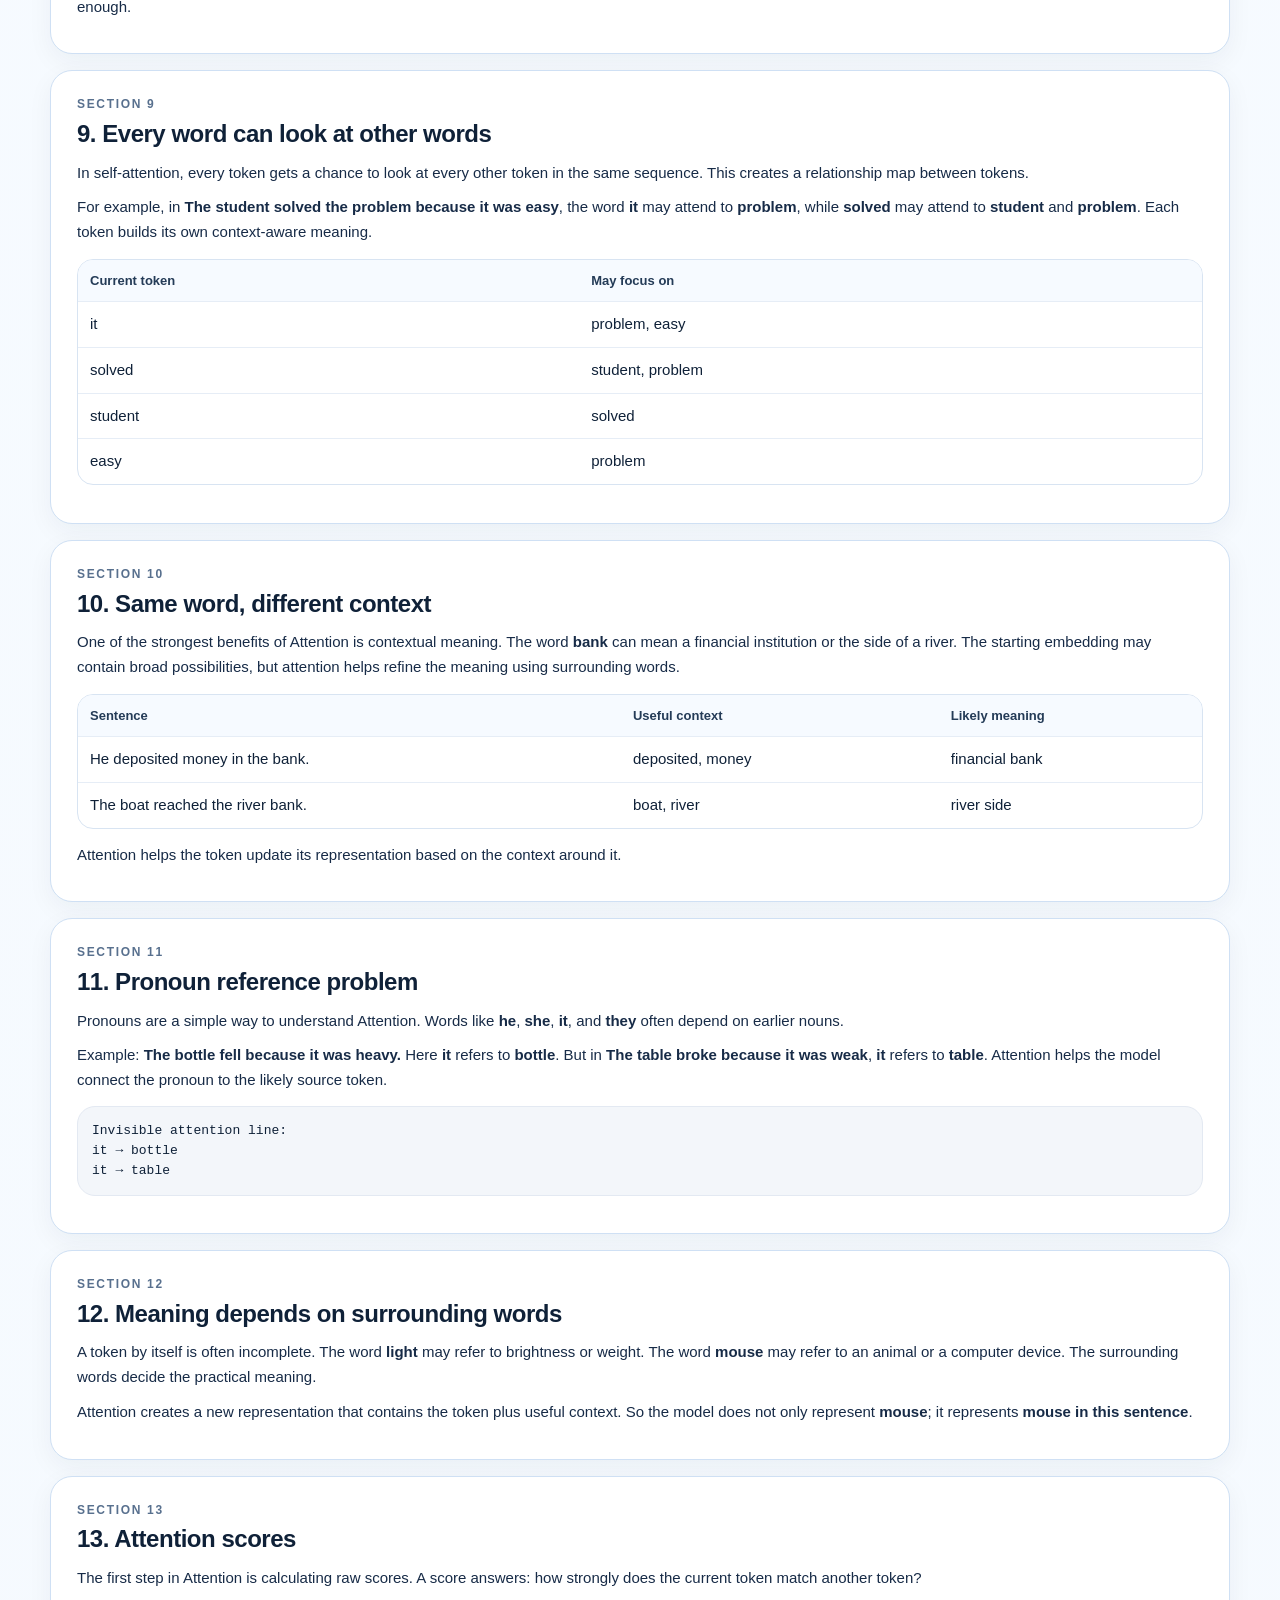
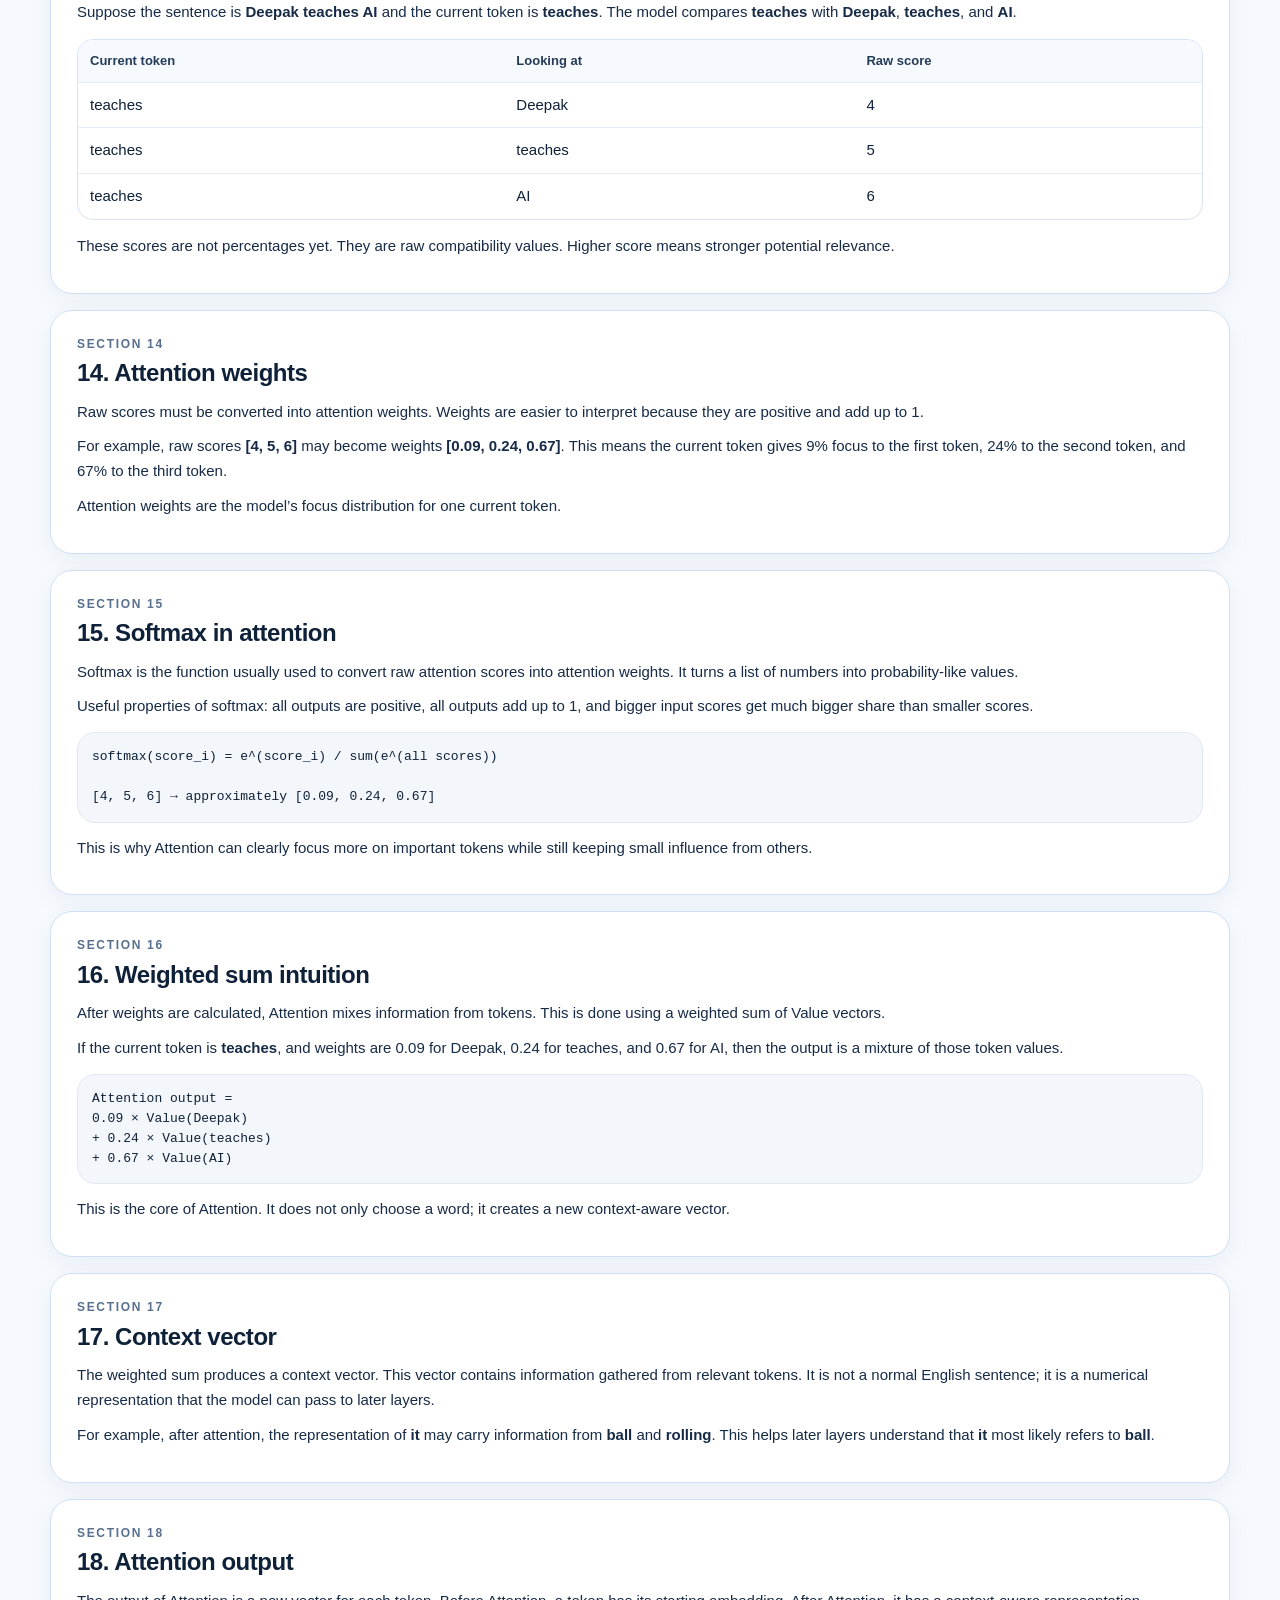
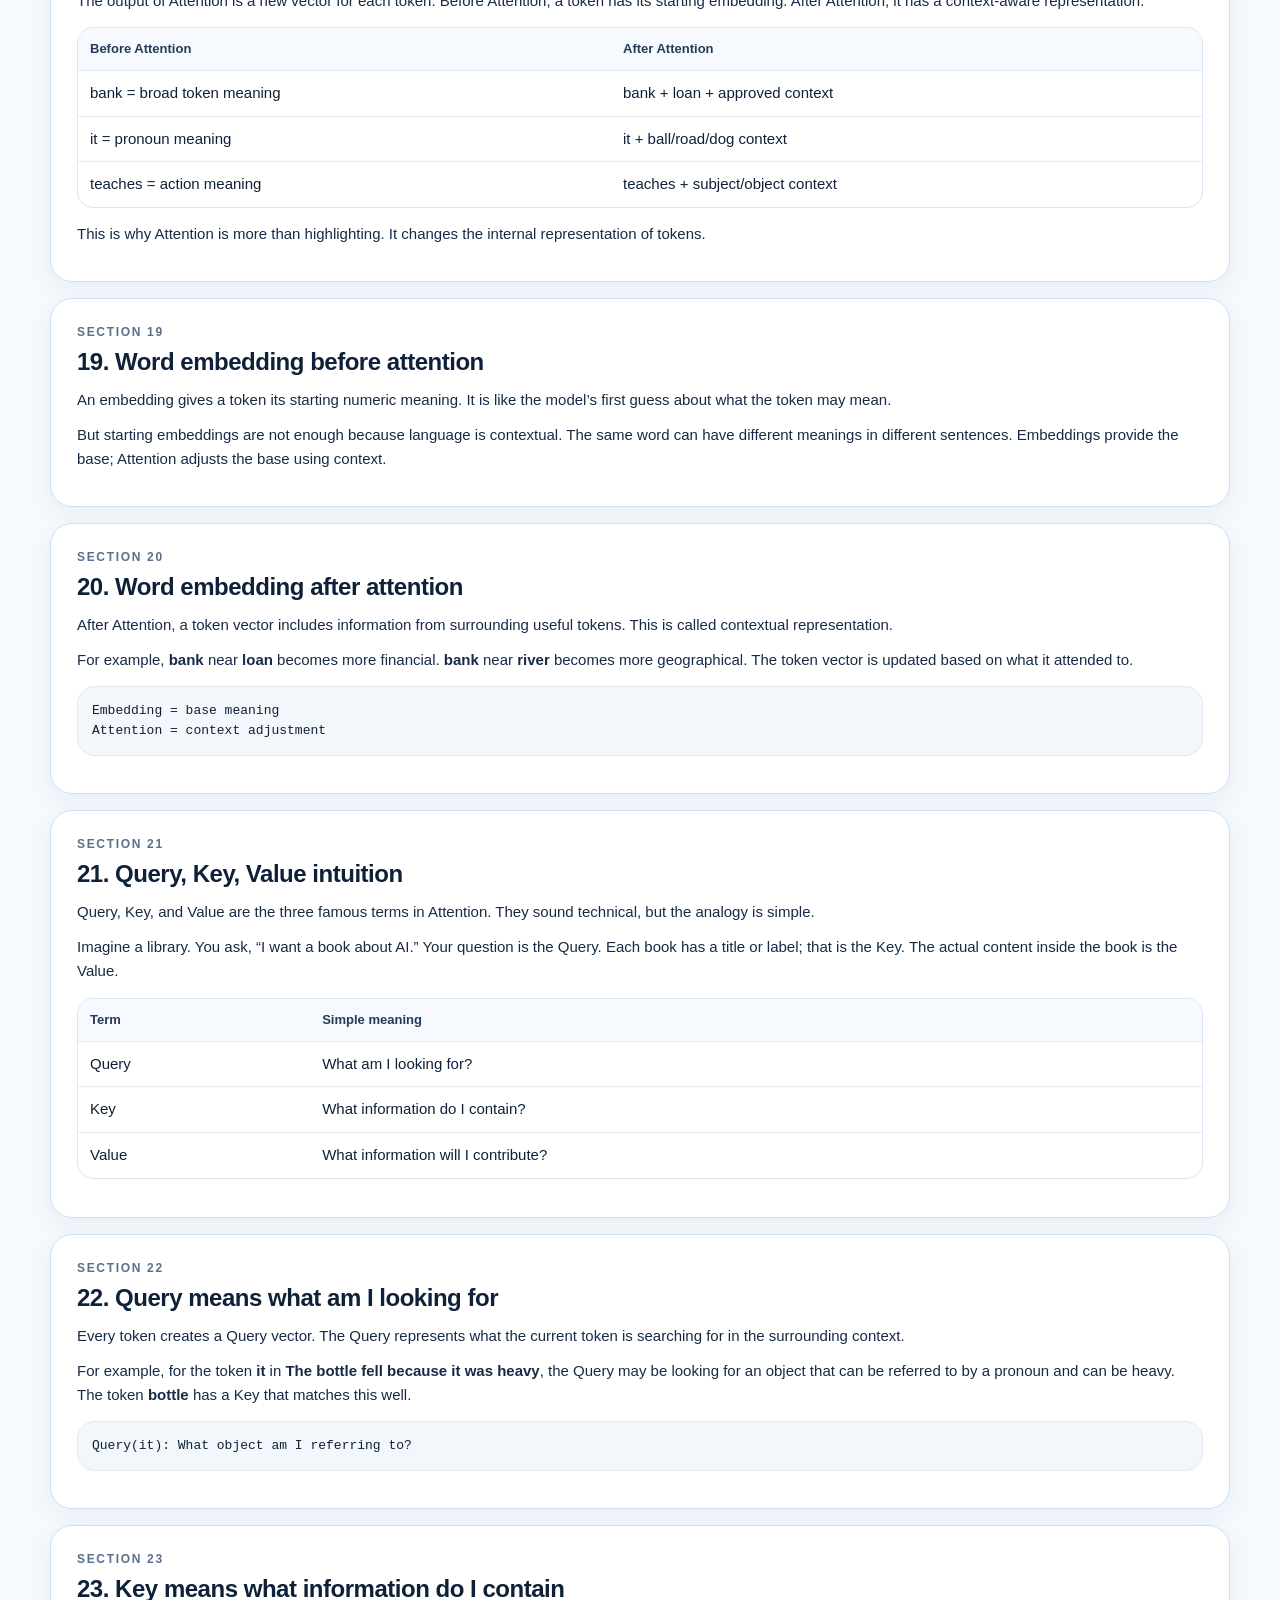
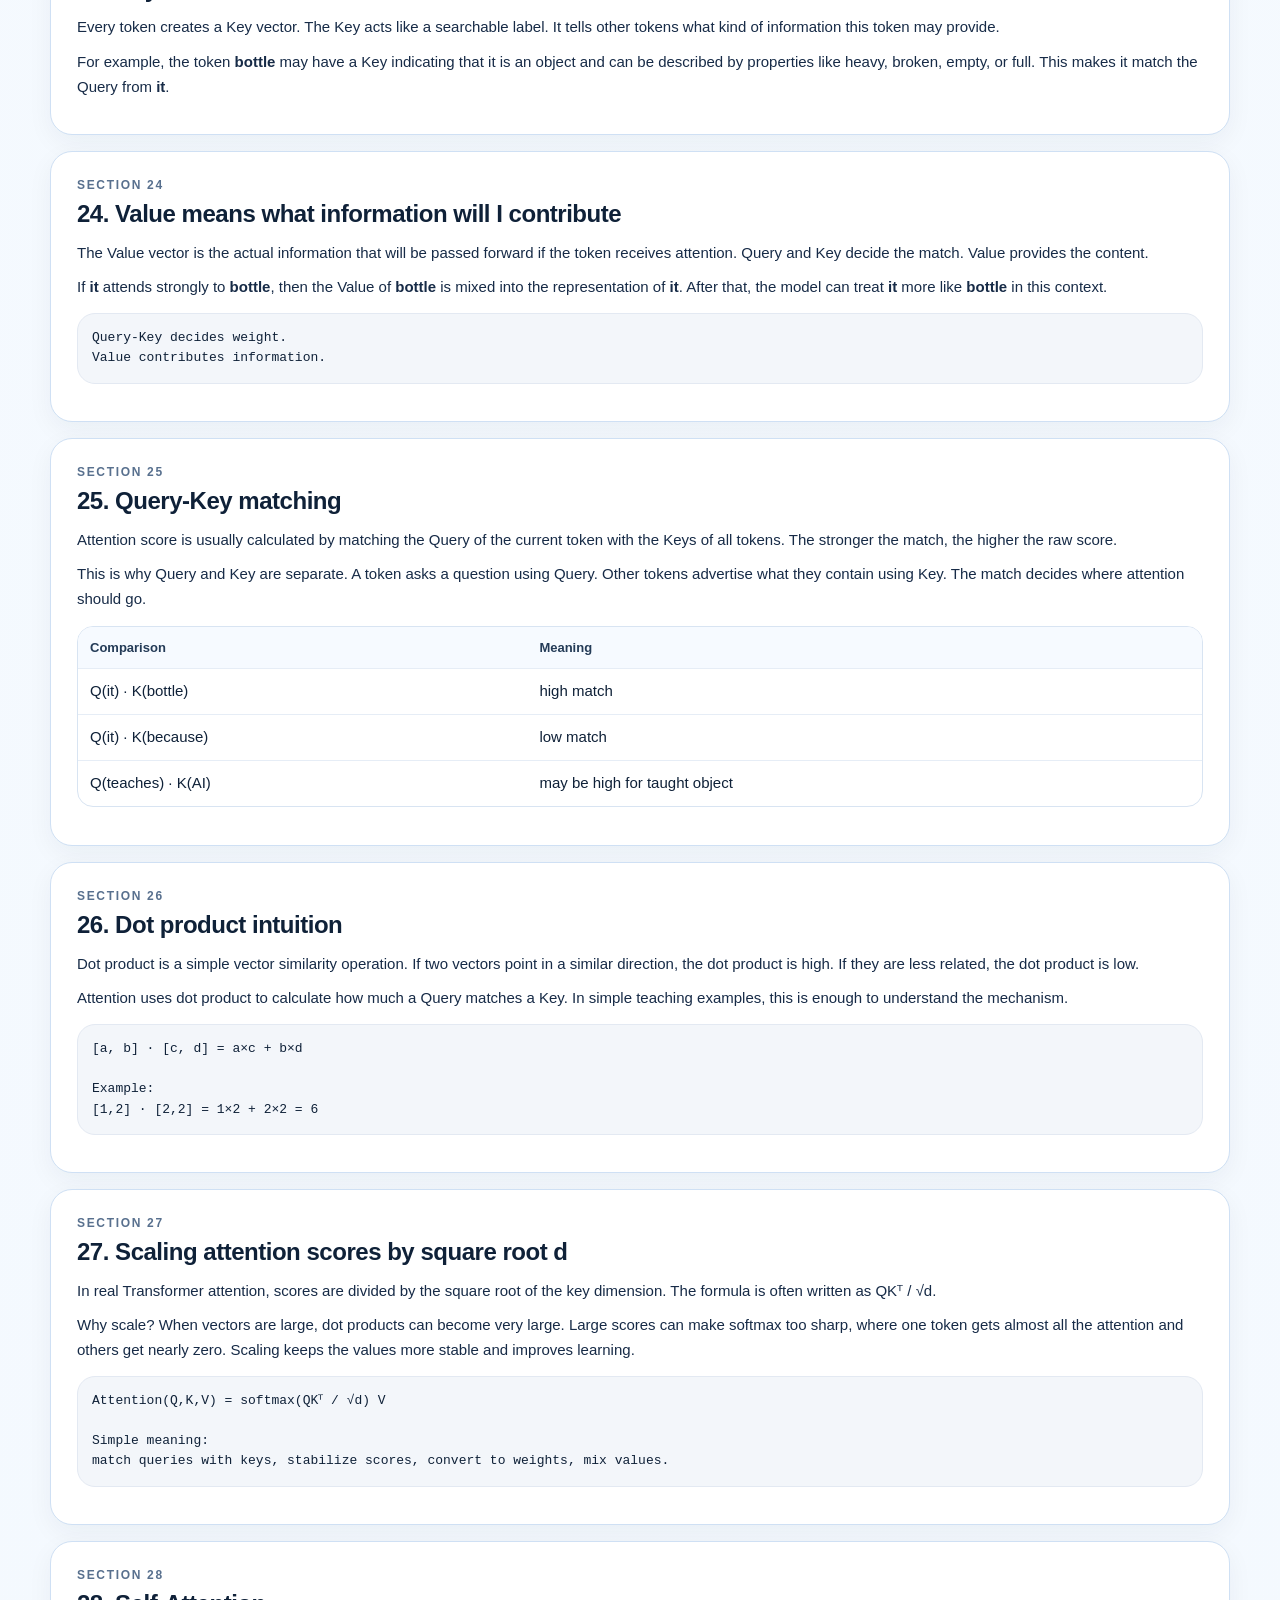
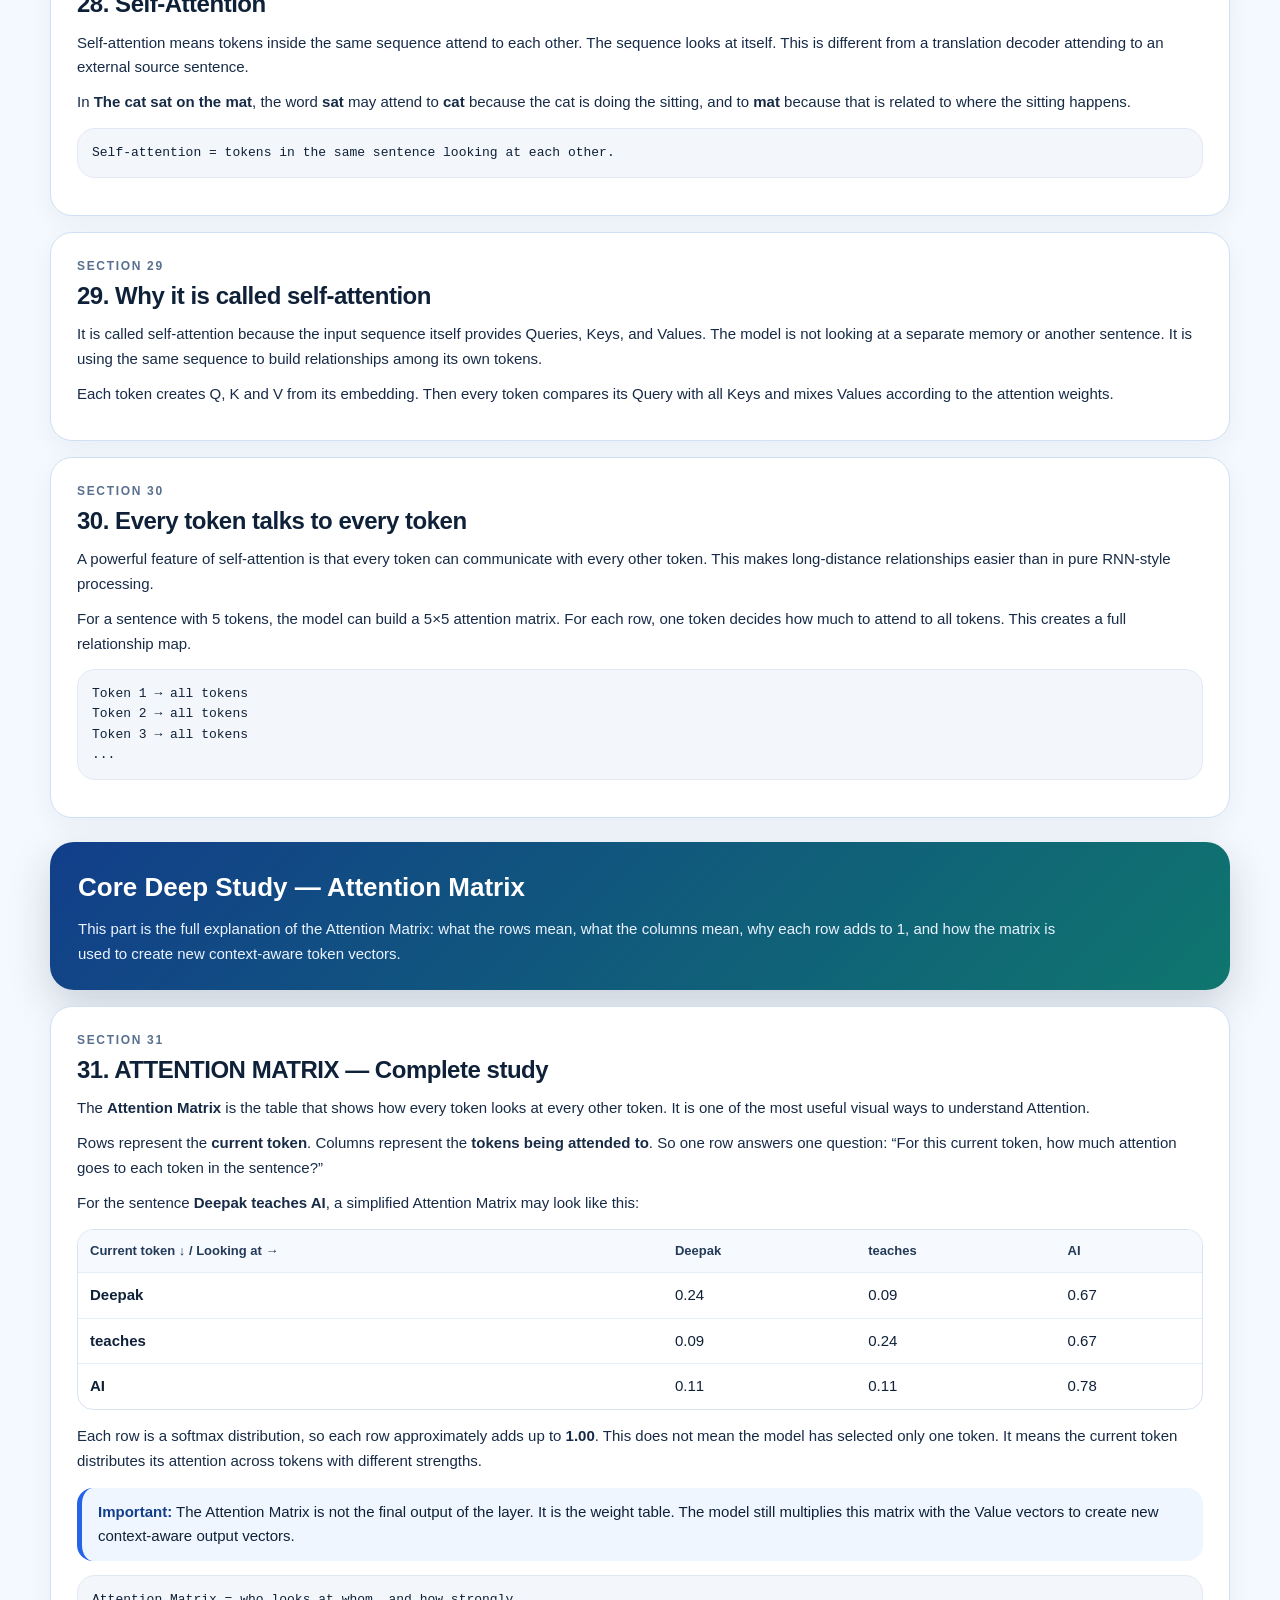
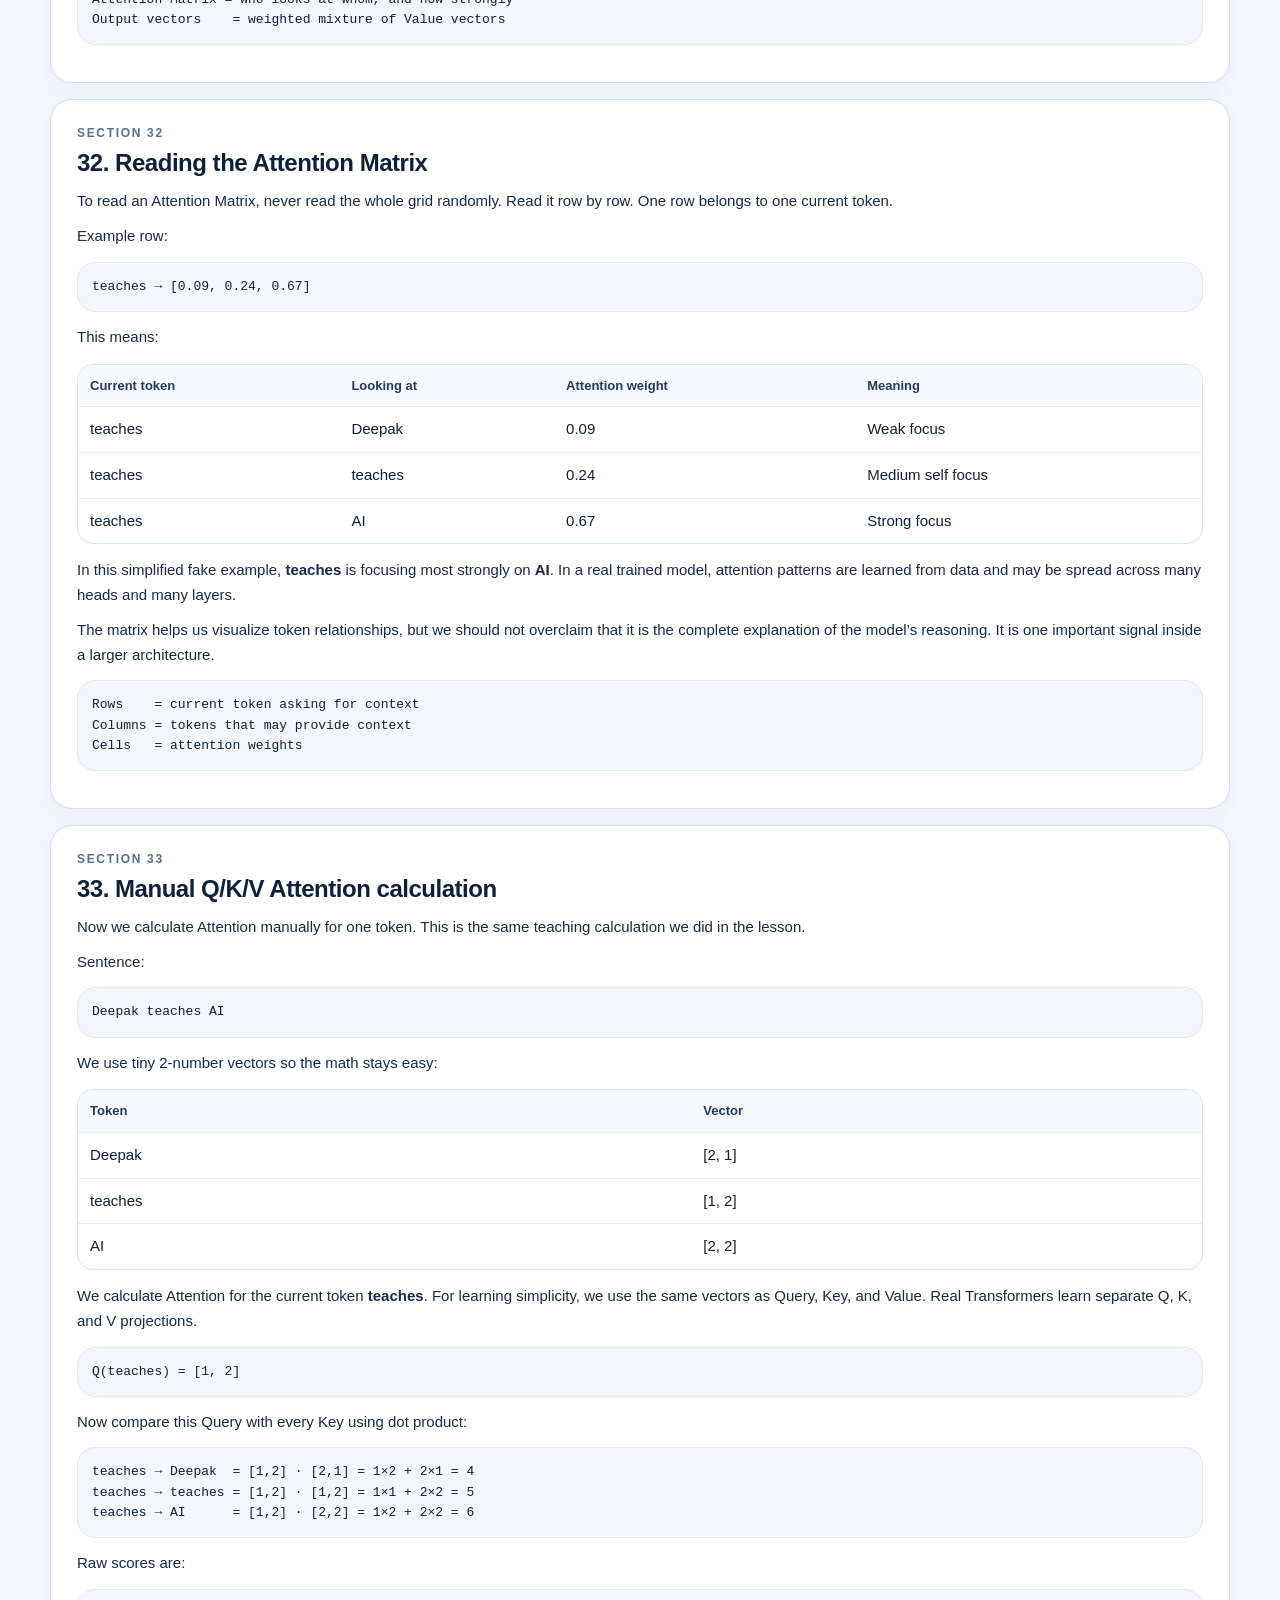
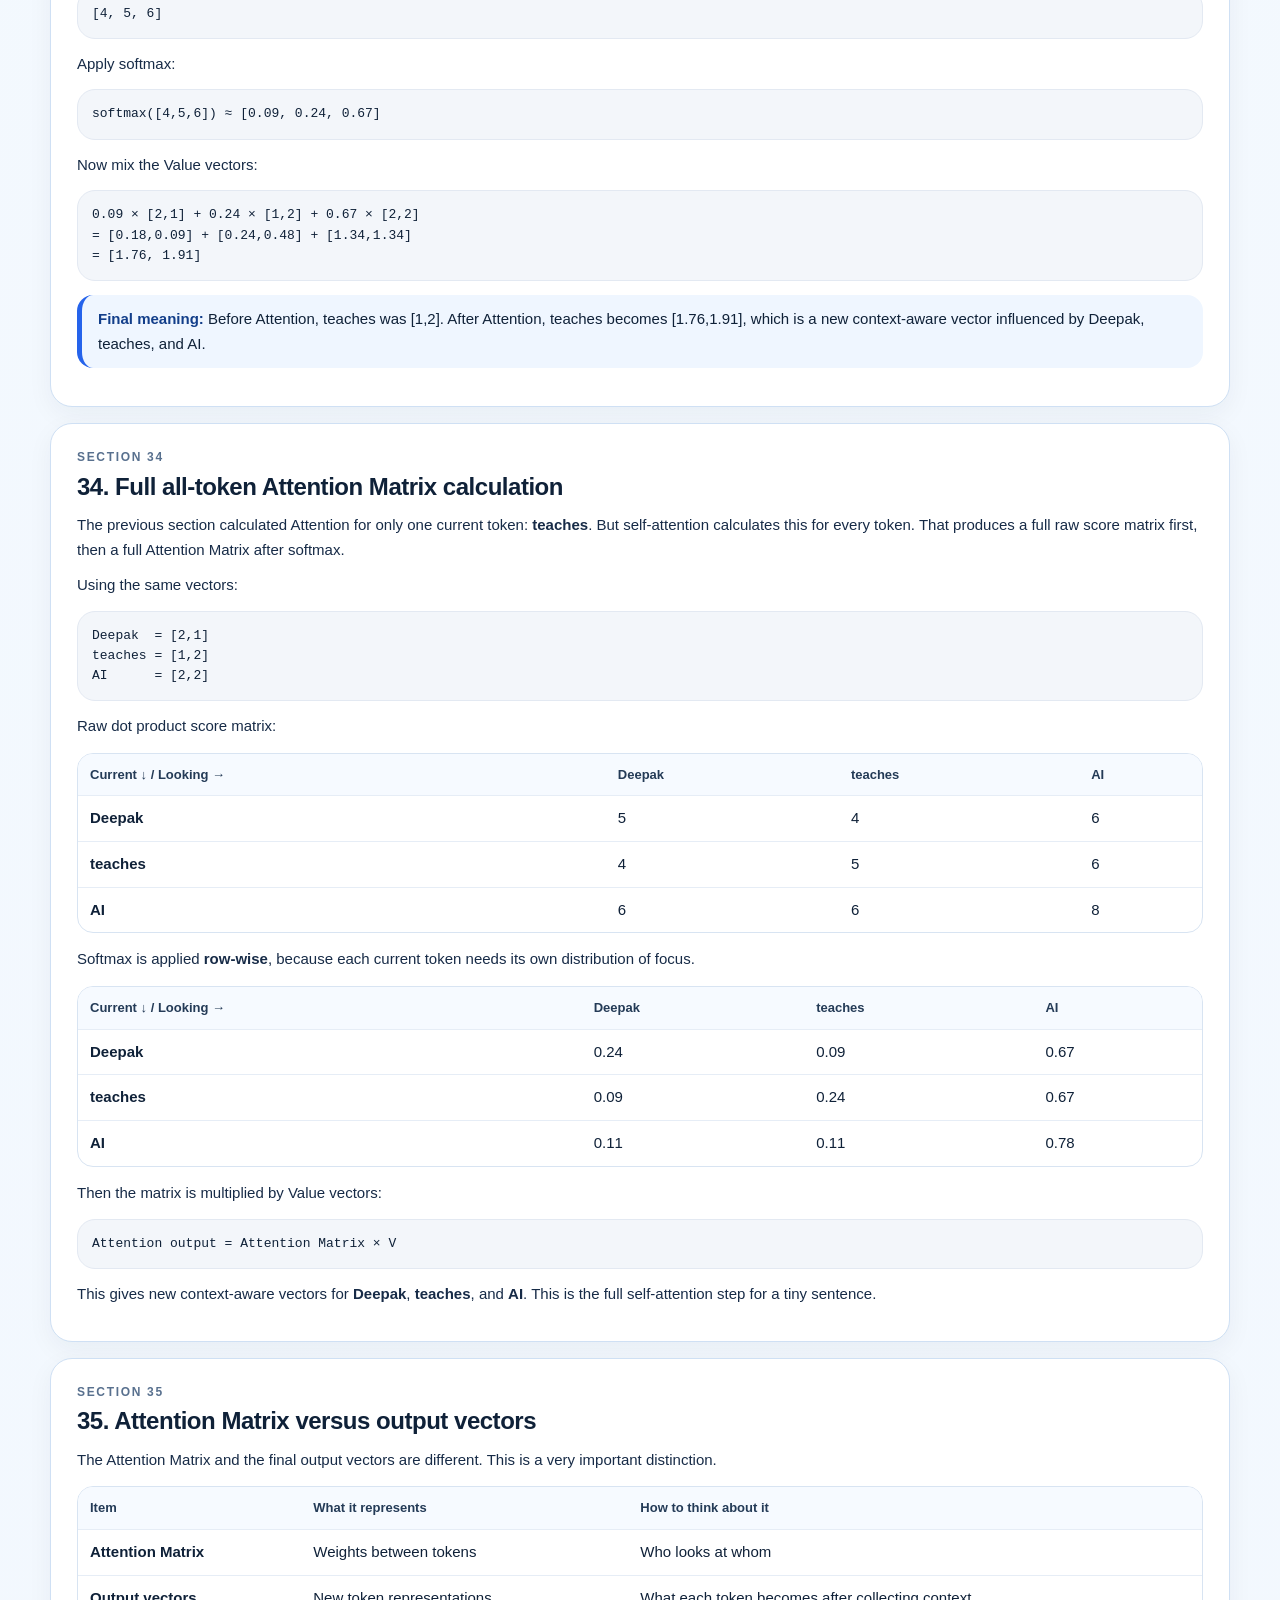
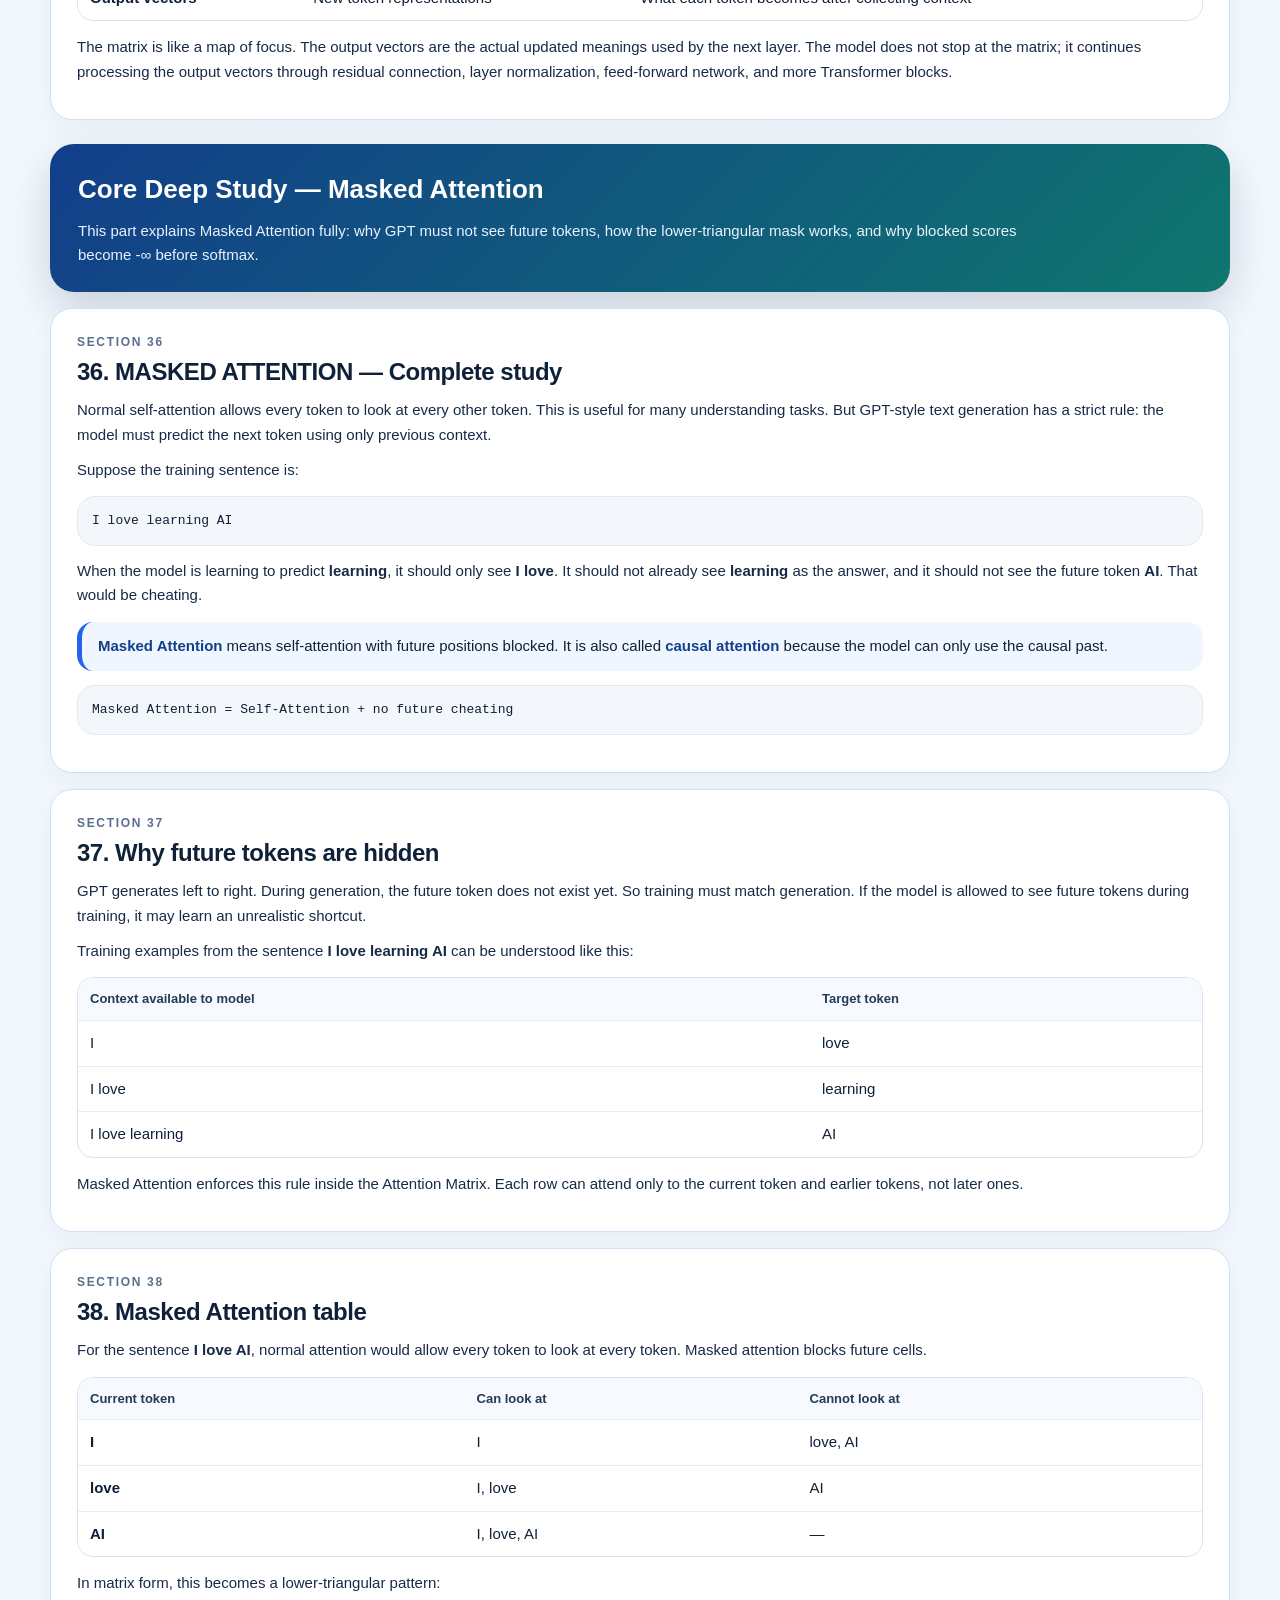
<file: 10-attention/index.html>
<!DOCTYPE html>
<html lang="en">
<head>
<meta charset="UTF-8" />
<meta name="viewport" content="width=device-width, initial-scale=1.0" />
<title>10 — Attention Final Complete Deep Study Page</title>
<style>
:root {
  --bg:#f4f8fc; --card:#ffffff; --ink:#0f2138; --muted:#52647c; --line:#cfe0f4;
  --blue:#2563eb; --soft:#eaf3ff; --accent:#0f766e; --warn:#f59e0b; --bad:#e5e7eb;
}
*{box-sizing:border-box}
html{scroll-behavior:smooth}
body{margin:0;font-family:Inter,Segoe UI,Arial,sans-serif;background:linear-gradient(180deg,#f7fbff,#eef5fd);color:var(--ink);font-size:15px;line-height:1.65}
.wrapper{max-width:1220px;margin:0 auto;padding:20px}
.hero{background:linear-gradient(135deg,#0f2138,#1d4ed8);color:#fff;border-radius:24px;padding:30px;box-shadow:0 18px 50px rgba(15,33,56,.18);margin-bottom:18px}
.hero h1{margin:0 0 8px;font-size:34px;letter-spacing:-.03em}
.hero p{max-width:900px;margin:0;color:#dbeafe}
.topbar{display:none}
.topbar-inner{display:none}
.floating-toggle{position:fixed!important;right:28px!important;top:18px!important;z-index:99999!important;background:#fff;color:#0b1220;border:1px solid var(--line);border-radius:999px;padding:13px 18px;font-weight:900;box-shadow:0 14px 34px rgba(15,33,56,.22);cursor:pointer}
.floating-toggle::before{content:'☰ ';font-weight:900;color:#1d4ed8}
.floating-toggle:hover{background:var(--soft);border-color:#9cc3ff}
.contents{scroll-margin-top:80px}
body.contents-open{padding-top:0}
button,.btn{border:1px solid var(--line);background:#fff;border-radius:14px;padding:10px 14px;font-weight:700;cursor:pointer;color:#07162b;box-shadow:0 4px 14px rgba(15,33,56,.06)}
button:hover,.btn:hover{background:#f8fbff;border-color:#99b9e6}
.contents{display:none;background:#fff;border:1px solid var(--line);border-radius:22px;padding:18px;margin-bottom:20px;box-shadow:0 8px 28px rgba(15,33,56,.08)}
.contents.show{display:block;position:fixed!important;top:76px!important;right:28px!important;left:28px!important;z-index:99998!important;max-height:calc(100vh - 105px);overflow:auto;background:rgba(255,255,255,.98);backdrop-filter:blur(8px);box-shadow:0 24px 70px rgba(15,33,56,.26)}
.contents h2{margin:0 0 12px;font-size:20px}
.contents-grid{display:grid;grid-template-columns:repeat(4,1fr);gap:10px}
.contents-grid a{display:block;text-decoration:none;color:#243b57;border:1px solid var(--line);border-radius:14px;background:#fbfdff;padding:11px 12px;min-height:52px}
.contents-grid a:hover{background:var(--soft);color:#123e8a}
.card,.demo{background:var(--card);border:1px solid var(--line);border-radius:22px;padding:24px 26px;margin:16px 0;box-shadow:0 8px 26px rgba(15,33,56,.05)}
.chapter-marker{background:linear-gradient(135deg,#123e8a,#0f766e);color:#fff;border:0;border-radius:24px;padding:24px 28px;margin:24px 0 12px;box-shadow:0 16px 42px rgba(15,33,56,.18)}
.chapter-marker h2{margin:0 0 8px;color:#fff;font-size:26px}.chapter-marker p{color:#eaf3ff;margin:0;max-width:980px}
.callout{border-left:5px solid #2563eb;background:#eff6ff;border-radius:16px;padding:12px 16px;margin:14px 0}.callout b{color:#123e8a}
.card h2,.demo h2{font-size:24px;line-height:1.22;margin:4px 0 12px;letter-spacing:-.02em}
.eyebrow{font-size:12px;text-transform:uppercase;letter-spacing:.14em;color:#58708e;font-weight:800}
p{margin:10px 0;color:#172b47}
pre{background:#f3f6fa;border:1px solid #e3e9f2;border-radius:18px;padding:14px;overflow:auto;font-size:13px;line-height:1.55}
code{font-family:Consolas,Monaco,monospace}
.table-wrap{overflow:auto;margin:14px 0;border:1px solid #d8e4f2;border-radius:16px;background:#fff}
table{border-collapse:collapse;width:100%;min-width:520px}
th,td{border-bottom:1px solid #e6edf6;padding:10px 12px;text-align:left;vertical-align:top}
th{background:#f6faff;color:#243b57;font-size:13px}
tr:last-child td{border-bottom:0}
.demo{border-color:#b7d7ff;background:linear-gradient(180deg,#ffffff,#f8fbff)}
.controls{display:flex;flex-wrap:wrap;gap:10px;margin:14px 0}
.token-line{display:flex;flex-wrap:wrap;gap:8px;margin:16px 0}
.token{border:1px solid var(--line);background:#fff;border-radius:14px;padding:10px 12px;font-weight:700;transition:.2s}
.token.strong{background:#dbeafe;border-color:#2563eb;transform:translateY(-2px)}
.token.med{background:#ecfdf5;border-color:#10b981}
.token.weak{background:#fff7ed;border-color:#f59e0b}
.explain{border-left:4px solid var(--blue);background:#eff6ff;border-radius:14px;padding:12px 14px;margin-top:12px;color:#16355f}
.matrix-row{cursor:pointer}
.matrix-row:hover td{background:#f0f7ff}
.allowed{background:#ecfdf5;font-weight:700}
.blocked{background:#f1f5f9;color:#94a3b8;text-decoration:line-through}
.footer{text-align:center;color:#52647c;padding:28px}
.to-top{position:fixed;right:20px;bottom:20px;text-decoration:none;background:#fff;border:1px solid var(--line);border-radius:999px;padding:12px 16px;font-weight:800;color:#1d4ed8;box-shadow:0 10px 30px rgba(15,33,56,.12)}
@media(max-width:900px){.contents-grid{grid-template-columns:repeat(2,1fr)}.hero h1{font-size:28px}}
@media(max-width:560px){.wrapper{padding:12px}.contents-grid{grid-template-columns:1fr}.card,.demo{padding:18px}body{font-size:14px}.floating-toggle{right:12px!important;top:10px!important;padding:11px 13px;font-size:13px}.contents.show{top:62px!important;left:12px!important;right:12px!important}}
</style>
</head>
<body>
<button class="floating-toggle" onclick="toggleContents()">Show / Hide Contents</button>
<div class="wrapper">
<header class="hero">
<h1>10 — Attention</h1>
<p>Full deep study chapter with reading material, manual calculations, complete Attention Matrix section, complete Masked Attention section, complete Attention inside the Transformer block section, Multi-Head Attention, and interactive demos at the bottom.</p>
</header>
<nav id="contents" class="contents"><h2>Contents <span style="font-size:13px;color:#52647c;font-weight:600">(floating panel)</span></h2><div class="contents-grid"><a href="#s1">1. Why Attention was needed</a>
<a href="#s2">2. Problem with remembering long sequences</a>
<a href="#s3">3. RNN hidden state bottleneck</a>
<a href="#s4">4. LSTM helped, but did not fully solve it</a>
<a href="#s5">5. Translation problem example</a>
<a href="#s6">6. Human attention intuition</a>
<a href="#s7">7. Attention as selective focus</a>
<a href="#s8">8. Attention is not equal focus</a>
<a href="#s9">9. Every word can look at other words</a>
<a href="#s10">10. Same word, different context</a>
<a href="#s11">11. Pronoun reference problem</a>
<a href="#s12">12. Meaning depends on surrounding words</a>
<a href="#s13">13. Attention scores</a>
<a href="#s14">14. Attention weights</a>
<a href="#s15">15. Softmax in attention</a>
<a href="#s16">16. Weighted sum intuition</a>
<a href="#s17">17. Context vector</a>
<a href="#s18">18. Attention output</a>
<a href="#s19">19. Word embedding before attention</a>
<a href="#s20">20. Word embedding after attention</a>
<a href="#s21">21. Query, Key, Value intuition</a>
<a href="#s22">22. Query means what am I looking for</a>
<a href="#s23">23. Key means what information do I contain</a>
<a href="#s24">24. Value means what information will I contribute</a>
<a href="#s25">25. Query-Key matching</a>
<a href="#s26">26. Dot product intuition</a>
<a href="#s27">27. Scaling attention scores by square root d</a>
<a href="#s28">28. Self-Attention</a>
<a href="#s29">29. Why it is called self-attention</a>
<a href="#s30">30. Every token talks to every token</a>
<a href="#s31">31. ATTENTION MATRIX — Complete study</a>
<a href="#s32">32. Reading the Attention Matrix</a>
<a href="#s33">33. Manual Q/K/V Attention calculation</a>
<a href="#s34">34. Full all-token Attention Matrix calculation</a>
<a href="#s35">35. Attention Matrix versus output vectors</a>
<a href="#s36">36. MASKED ATTENTION — Complete study</a>
<a href="#s37">37. Why future tokens are hidden</a>
<a href="#s38">38. Masked Attention table</a>
<a href="#s39">39. Masked Attention math with -∞</a>
<a href="#s40">40. GPT-style causal attention</a>
<a href="#s41">41. Encoder versus decoder attention</a>
<a href="#s42">42. Multi-head attention</a>
<a href="#s43">43. Why one attention head is not enough</a>
<a href="#s44">44. Different heads learn different relationships</a>
<a href="#s45">45. Attention versus RNN memory</a>
<a href="#s46">46. Attention versus embeddings</a>
<a href="#s47">47. Attention and Transformers</a>
<a href="#s48">48. Attention in next-token prediction</a>
<a href="#s49">49. Common misconceptions about attention</a>
<a href="#s50">50. ATTENTION INSIDE THE TRANSFORMER BLOCK — Complete study</a>
<a href="#s51">51. Embedding + position before Attention</a>
<a href="#s52">52. Residual connection after Attention</a>
<a href="#s53">53. Layer normalization</a>
<a href="#s54">54. Feed-forward network after Attention</a>
<a href="#s55">55. Many Transformer blocks refine meaning</a>
<a href="#s56">56. Attention is learned</a>
<a href="#s57">57. Attention as memory access</a>
<a href="#s58">58. Full simple analogy</a>
<a href="#s59">59. Complete example with it and road</a>
<a href="#s60">60. Website demo idea 1 Word Focus Simulator</a>
<a href="#s61">61. Website demo idea 2 Tiny Attention Calculator</a>
<a href="#s62">62. Website demo idea 3 Attention Matrix</a>
<a href="#s63">63. Website demo idea 4 Masked Attention Playground</a>
<a href="#s64">64. Website demo idea 5 Multi-Head Lens Preview</a>
<a href="#s65">65. Mini exercise</a>
<a href="#s66">66. Quiz</a>
<a href="#s67">67. Final checklist</a>
<a href="#s68">68. Bridge to Transformer</a>
<a href="#interactive-demos">Interactive demos at bottom</a></div></nav>
<section class="card" id="must-have-check"><div class="eyebrow">Important coverage check</div><h2>Must-have topics included in this page</h2><p>The three parts that were earlier looking missing are now present as full deep-study blocks, not only demo notes:</p><div class="table-wrap"><table><thead><tr><th>Topic</th><th>Where it is covered</th></tr></thead><tbody><tr><td><b>Attention Matrix</b></td><td>Sections 31–35 + Demo 3 at bottom</td></tr><tr><td><b>Masked Attention</b></td><td>Sections 36–41 + Demo 4 at bottom</td></tr><tr><td><b>Attention inside the Transformer block</b></td><td>Sections 50–55</td></tr></tbody></table></div></section>
<section class="card" id="s1"><div class="eyebrow">Section 1</div><h2>1. Why Attention was needed</h2><p>In Sequence Learning we saw that RNNs, LSTMs and GRUs read text one step at a time. This worked better than normal feed-forward networks because the model had a memory-like hidden state. But language often needs long-distance connections. A word near the end of a sentence may depend on a word near the beginning.</p><p>Example: <b>Deepak, after preparing slides, checking the demo, fixing the laptop, and arranging the projector, entered the room because he had to teach AI.</b> To understand <b>he</b>, the model must connect it back to <b>Deepak</b>, even though many words come in between.</p><p>Attention was created to reduce this difficulty. Instead of forcing all information to travel through one hidden state, Attention allows a token to directly look at other useful tokens. The word <b>he</b> can directly focus on <b>Deepak</b>.</p><pre><code>Attention idea:
For this token, which other tokens should I focus on?</code></pre></section>
<section class="card" id="s2"><div class="eyebrow">Section 2</div><h2>2. Problem with remembering long sequences</h2><p>Long sequences are hard because every new word may add new information. If a model must keep everything in one running memory, older information can become weak. Important context can be diluted by many later words.</p><p>This is especially painful in translation, summarization, reasoning over documents, and pronoun reference. A token may need to connect with something that appeared many tokens earlier. Attention gives a more direct path for that connection.</p><pre><code>Without Attention:
word 1 → hidden state → hidden state → hidden state → word 30

With Attention:
word 30 can directly look back at word 1</code></pre></section>
<section class="card" id="s3"><div class="eyebrow">Section 3</div><h2>3. RNN hidden state bottleneck</h2><p>In an RNN-style model, the hidden state is like a memory box. Every time a new token arrives, the box is updated. The problem is that a long sentence may contain many details, but the hidden state has limited capacity.</p><p>The model must compress subject, object, time, location, grammar, and meaning into a single vector. This compression creates a bottleneck. Some information may survive, but some information can become blurred or forgotten.</p><p>Attention reduces this bottleneck by keeping token representations available and letting each token collect information from the tokens it needs.</p></section>
<section class="card" id="s4"><div class="eyebrow">Section 4</div><h2>4. LSTM helped, but did not fully solve it</h2><p>LSTM and GRU improved RNNs using gates. They helped the model keep useful information longer and forget less useful information. This was a major improvement over basic RNNs.</p><p>But even with LSTM, information still flows step by step. If a sentence is very long, the model still has to carry information through many transitions. Attention gave a different solution: do not depend only on memory carried through steps; allow direct token-to-token focus.</p><pre><code>LSTM improves memory.
Attention changes the access pattern.
Instead of only carrying memory, tokens can directly retrieve useful context.</code></pre></section>
<section class="card" id="s5"><div class="eyebrow">Section 5</div><h2>5. Translation problem example</h2><p>Attention became famous in machine translation. Suppose the English sentence is <b>I love India</b> and the model is generating Hindi. When it generates the word corresponding to <b>India</b>, it should focus strongly on <b>India</b> in the source sentence. When it generates the word corresponding to <b>love</b>, it should focus strongly on <b>love</b>.</p><p>This alignment problem is hard if the whole source sentence is compressed into one vector. Attention lets the decoder look back at relevant source words while generating each output word.</p><div class="table-wrap"><table><thead><tr><th>Generated idea</th><th>Should focus on</th></tr></thead><tbody><tr><td>भारत</td><td>India</td></tr><tr><td>प्यार</td><td>love</td></tr><tr><td>मैं / मुझे</td><td>I</td></tr></tbody></table></div></section>
<section class="card" id="s6"><div class="eyebrow">Section 6</div><h2>6. Human attention intuition</h2><p>When humans read, we do not give equal importance to every word. If someone says, “Open the file we created yesterday and update the README,” your mind focuses on <b>file</b>, <b>created yesterday</b>, <b>update</b>, and <b>README</b>.</p><p>Words like “the,” “we,” and “and” are still part of the sentence, but they may not be the main focus for the current task. Attention gives models a similar selective focus mechanism, but mathematically using vectors and weights.</p></section>
<section class="card" id="s7"><div class="eyebrow">Section 7</div><h2>7. Attention as selective focus</h2><p>Attention means selective focus. It does not mean the model ignores all other words completely. It means the model gives different importance to different tokens.</p><p>For a current token, the model calculates how relevant every other token is. Some tokens get high weight, some get medium weight, and some get very low weight. Then the model mixes information according to these weights.</p><pre><code>Attention = not equal focus
Attention = weighted focus</code></pre></section>
<section class="card" id="s8"><div class="eyebrow">Section 8</div><h2>8. Attention is not equal focus</h2><p>If every word received equal attention, the model would not be able to resolve context well. In the sentence <b>The dog chased the ball because it was rolling</b>, the word <b>it</b> should focus more on <b>ball</b> than on <b>dog</b>.</p><p>But in <b>The dog chased the ball because it was tired</b>, the word <b>it</b> should focus more on <b>dog</b>. Same word, different attention pattern. This is why equal focus is not enough.</p></section>
<section class="card" id="s9"><div class="eyebrow">Section 9</div><h2>9. Every word can look at other words</h2><p>In self-attention, every token gets a chance to look at every other token in the same sequence. This creates a relationship map between tokens.</p><p>For example, in <b>The student solved the problem because it was easy</b>, the word <b>it</b> may attend to <b>problem</b>, while <b>solved</b> may attend to <b>student</b> and <b>problem</b>. Each token builds its own context-aware meaning.</p><div class="table-wrap"><table><thead><tr><th>Current token</th><th>May focus on</th></tr></thead><tbody><tr><td>it</td><td>problem, easy</td></tr><tr><td>solved</td><td>student, problem</td></tr><tr><td>student</td><td>solved</td></tr><tr><td>easy</td><td>problem</td></tr></tbody></table></div></section>
<section class="card" id="s10"><div class="eyebrow">Section 10</div><h2>10. Same word, different context</h2><p>One of the strongest benefits of Attention is contextual meaning. The word <b>bank</b> can mean a financial institution or the side of a river. The starting embedding may contain broad possibilities, but attention helps refine the meaning using surrounding words.</p><div class="table-wrap"><table><thead><tr><th>Sentence</th><th>Useful context</th><th>Likely meaning</th></tr></thead><tbody><tr><td>He deposited money in the bank.</td><td>deposited, money</td><td>financial bank</td></tr><tr><td>The boat reached the river bank.</td><td>boat, river</td><td>river side</td></tr></tbody></table></div><p>Attention helps the token update its representation based on the context around it.</p></section>
<section class="card" id="s11"><div class="eyebrow">Section 11</div><h2>11. Pronoun reference problem</h2><p>Pronouns are a simple way to understand Attention. Words like <b>he</b>, <b>she</b>, <b>it</b>, and <b>they</b> often depend on earlier nouns.</p><p>Example: <b>The bottle fell because it was heavy.</b> Here <b>it</b> refers to <b>bottle</b>. But in <b>The table broke because it was weak</b>, <b>it</b> refers to <b>table</b>. Attention helps the model connect the pronoun to the likely source token.</p><pre><code>Invisible attention line:
it → bottle
it → table</code></pre></section>
<section class="card" id="s12"><div class="eyebrow">Section 12</div><h2>12. Meaning depends on surrounding words</h2><p>A token by itself is often incomplete. The word <b>light</b> may refer to brightness or weight. The word <b>mouse</b> may refer to an animal or a computer device. The surrounding words decide the practical meaning.</p><p>Attention creates a new representation that contains the token plus useful context. So the model does not only represent <b>mouse</b>; it represents <b>mouse in this sentence</b>.</p></section>
<section class="card" id="s13"><div class="eyebrow">Section 13</div><h2>13. Attention scores</h2><p>The first step in Attention is calculating raw scores. A score answers: how strongly does the current token match another token?</p><p>Suppose the sentence is <b>Deepak teaches AI</b> and the current token is <b>teaches</b>. The model compares <b>teaches</b> with <b>Deepak</b>, <b>teaches</b>, and <b>AI</b>.</p><div class="table-wrap"><table><thead><tr><th>Current token</th><th>Looking at</th><th>Raw score</th></tr></thead><tbody><tr><td>teaches</td><td>Deepak</td><td>4</td></tr><tr><td>teaches</td><td>teaches</td><td>5</td></tr><tr><td>teaches</td><td>AI</td><td>6</td></tr></tbody></table></div><p>These scores are not percentages yet. They are raw compatibility values. Higher score means stronger potential relevance.</p></section>
<section class="card" id="s14"><div class="eyebrow">Section 14</div><h2>14. Attention weights</h2><p>Raw scores must be converted into attention weights. Weights are easier to interpret because they are positive and add up to 1.</p><p>For example, raw scores <b>[4, 5, 6]</b> may become weights <b>[0.09, 0.24, 0.67]</b>. This means the current token gives 9% focus to the first token, 24% to the second token, and 67% to the third token.</p><p>Attention weights are the model’s focus distribution for one current token.</p></section>
<section class="card" id="s15"><div class="eyebrow">Section 15</div><h2>15. Softmax in attention</h2><p>Softmax is the function usually used to convert raw attention scores into attention weights. It turns a list of numbers into probability-like values.</p><p>Useful properties of softmax: all outputs are positive, all outputs add up to 1, and bigger input scores get much bigger share than smaller scores.</p><pre><code>softmax(score_i) = e^(score_i) / sum(e^(all scores))

[4, 5, 6] → approximately [0.09, 0.24, 0.67]</code></pre><p>This is why Attention can clearly focus more on important tokens while still keeping small influence from others.</p></section>
<section class="card" id="s16"><div class="eyebrow">Section 16</div><h2>16. Weighted sum intuition</h2><p>After weights are calculated, Attention mixes information from tokens. This is done using a weighted sum of Value vectors.</p><p>If the current token is <b>teaches</b>, and weights are 0.09 for Deepak, 0.24 for teaches, and 0.67 for AI, then the output is a mixture of those token values.</p><pre><code>Attention output =
0.09 × Value(Deepak)
+ 0.24 × Value(teaches)
+ 0.67 × Value(AI)</code></pre><p>This is the core of Attention. It does not only choose a word; it creates a new context-aware vector.</p></section>
<section class="card" id="s17"><div class="eyebrow">Section 17</div><h2>17. Context vector</h2><p>The weighted sum produces a context vector. This vector contains information gathered from relevant tokens. It is not a normal English sentence; it is a numerical representation that the model can pass to later layers.</p><p>For example, after attention, the representation of <b>it</b> may carry information from <b>ball</b> and <b>rolling</b>. This helps later layers understand that <b>it</b> most likely refers to <b>ball</b>.</p></section>
<section class="card" id="s18"><div class="eyebrow">Section 18</div><h2>18. Attention output</h2><p>The output of Attention is a new vector for each token. Before Attention, a token has its starting embedding. After Attention, it has a context-aware representation.</p><div class="table-wrap"><table><thead><tr><th>Before Attention</th><th>After Attention</th></tr></thead><tbody><tr><td>bank = broad token meaning</td><td>bank + loan + approved context</td></tr><tr><td>it = pronoun meaning</td><td>it + ball/road/dog context</td></tr><tr><td>teaches = action meaning</td><td>teaches + subject/object context</td></tr></tbody></table></div><p>This is why Attention is more than highlighting. It changes the internal representation of tokens.</p></section>
<section class="card" id="s19"><div class="eyebrow">Section 19</div><h2>19. Word embedding before attention</h2><p>An embedding gives a token its starting numeric meaning. It is like the model’s first guess about what the token may mean.</p><p>But starting embeddings are not enough because language is contextual. The same word can have different meanings in different sentences. Embeddings provide the base; Attention adjusts the base using context.</p></section>
<section class="card" id="s20"><div class="eyebrow">Section 20</div><h2>20. Word embedding after attention</h2><p>After Attention, a token vector includes information from surrounding useful tokens. This is called contextual representation.</p><p>For example, <b>bank</b> near <b>loan</b> becomes more financial. <b>bank</b> near <b>river</b> becomes more geographical. The token vector is updated based on what it attended to.</p><pre><code>Embedding = base meaning
Attention = context adjustment</code></pre></section>
<section class="card" id="s21"><div class="eyebrow">Section 21</div><h2>21. Query, Key, Value intuition</h2><p>Query, Key, and Value are the three famous terms in Attention. They sound technical, but the analogy is simple.</p><p>Imagine a library. You ask, “I want a book about AI.” Your question is the Query. Each book has a title or label; that is the Key. The actual content inside the book is the Value.</p><div class="table-wrap"><table><thead><tr><th>Term</th><th>Simple meaning</th></tr></thead><tbody><tr><td>Query</td><td>What am I looking for?</td></tr><tr><td>Key</td><td>What information do I contain?</td></tr><tr><td>Value</td><td>What information will I contribute?</td></tr></tbody></table></div></section>
<section class="card" id="s22"><div class="eyebrow">Section 22</div><h2>22. Query means what am I looking for</h2><p>Every token creates a Query vector. The Query represents what the current token is searching for in the surrounding context.</p><p>For example, for the token <b>it</b> in <b>The bottle fell because it was heavy</b>, the Query may be looking for an object that can be referred to by a pronoun and can be heavy. The token <b>bottle</b> has a Key that matches this well.</p><pre><code>Query(it): What object am I referring to?</code></pre></section>
<section class="card" id="s23"><div class="eyebrow">Section 23</div><h2>23. Key means what information do I contain</h2><p>Every token creates a Key vector. The Key acts like a searchable label. It tells other tokens what kind of information this token may provide.</p><p>For example, the token <b>bottle</b> may have a Key indicating that it is an object and can be described by properties like heavy, broken, empty, or full. This makes it match the Query from <b>it</b>.</p></section>
<section class="card" id="s24"><div class="eyebrow">Section 24</div><h2>24. Value means what information will I contribute</h2><p>The Value vector is the actual information that will be passed forward if the token receives attention. Query and Key decide the match. Value provides the content.</p><p>If <b>it</b> attends strongly to <b>bottle</b>, then the Value of <b>bottle</b> is mixed into the representation of <b>it</b>. After that, the model can treat <b>it</b> more like <b>bottle</b> in this context.</p><pre><code>Query-Key decides weight.
Value contributes information.</code></pre></section>
<section class="card" id="s25"><div class="eyebrow">Section 25</div><h2>25. Query-Key matching</h2><p>Attention score is usually calculated by matching the Query of the current token with the Keys of all tokens. The stronger the match, the higher the raw score.</p><p>This is why Query and Key are separate. A token asks a question using Query. Other tokens advertise what they contain using Key. The match decides where attention should go.</p><div class="table-wrap"><table><thead><tr><th>Comparison</th><th>Meaning</th></tr></thead><tbody><tr><td>Q(it) · K(bottle)</td><td>high match</td></tr><tr><td>Q(it) · K(because)</td><td>low match</td></tr><tr><td>Q(teaches) · K(AI)</td><td>may be high for taught object</td></tr></tbody></table></div></section>
<section class="card" id="s26"><div class="eyebrow">Section 26</div><h2>26. Dot product intuition</h2><p>Dot product is a simple vector similarity operation. If two vectors point in a similar direction, the dot product is high. If they are less related, the dot product is low.</p><p>Attention uses dot product to calculate how much a Query matches a Key. In simple teaching examples, this is enough to understand the mechanism.</p><pre><code>[a, b] · [c, d] = a×c + b×d

Example:
[1,2] · [2,2] = 1×2 + 2×2 = 6</code></pre></section>
<section class="card" id="s27"><div class="eyebrow">Section 27</div><h2>27. Scaling attention scores by square root d</h2><p>In real Transformer attention, scores are divided by the square root of the key dimension. The formula is often written as QKᵀ / √d.</p><p>Why scale? When vectors are large, dot products can become very large. Large scores can make softmax too sharp, where one token gets almost all the attention and others get nearly zero. Scaling keeps the values more stable and improves learning.</p><pre><code>Attention(Q,K,V) = softmax(QKᵀ / √d) V

Simple meaning:
match queries with keys, stabilize scores, convert to weights, mix values.</code></pre></section>
<section class="card" id="s28"><div class="eyebrow">Section 28</div><h2>28. Self-Attention</h2><p>Self-attention means tokens inside the same sequence attend to each other. The sequence looks at itself. This is different from a translation decoder attending to an external source sentence.</p><p>In <b>The cat sat on the mat</b>, the word <b>sat</b> may attend to <b>cat</b> because the cat is doing the sitting, and to <b>mat</b> because that is related to where the sitting happens.</p><pre><code>Self-attention = tokens in the same sentence looking at each other.</code></pre></section>
<section class="card" id="s29"><div class="eyebrow">Section 29</div><h2>29. Why it is called self-attention</h2><p>It is called self-attention because the input sequence itself provides Queries, Keys, and Values. The model is not looking at a separate memory or another sentence. It is using the same sequence to build relationships among its own tokens.</p><p>Each token creates Q, K and V from its embedding. Then every token compares its Query with all Keys and mixes Values according to the attention weights.</p></section>
<section class="card" id="s30"><div class="eyebrow">Section 30</div><h2>30. Every token talks to every token</h2><p>A powerful feature of self-attention is that every token can communicate with every other token. This makes long-distance relationships easier than in pure RNN-style processing.</p><p>For a sentence with 5 tokens, the model can build a 5×5 attention matrix. For each row, one token decides how much to attend to all tokens. This creates a full relationship map.</p><pre><code>Token 1 → all tokens
Token 2 → all tokens
Token 3 → all tokens
...</code></pre></section>
<section class="chapter-marker" id="attention-matrix-core"><h2>Core Deep Study — Attention Matrix</h2><p>This part is the full explanation of the Attention Matrix: what the rows mean, what the columns mean, why each row adds to 1, and how the matrix is used to create new context-aware token vectors.</p></section>
<section class="card" id="s31"><div class="eyebrow">Section 31</div><h2>31. ATTENTION MATRIX — Complete study</h2><p>The <b>Attention Matrix</b> is the table that shows how every token looks at every other token. It is one of the most useful visual ways to understand Attention.</p><p>Rows represent the <b>current token</b>. Columns represent the <b>tokens being attended to</b>. So one row answers one question: “For this current token, how much attention goes to each token in the sentence?”</p><p>For the sentence <b>Deepak teaches AI</b>, a simplified Attention Matrix may look like this:</p><div class="table-wrap"><table><thead><tr><th>Current token ↓ / Looking at →</th><th>Deepak</th><th>teaches</th><th>AI</th></tr></thead><tbody><tr><td><b>Deepak</b></td><td>0.24</td><td>0.09</td><td>0.67</td></tr><tr><td><b>teaches</b></td><td>0.09</td><td>0.24</td><td>0.67</td></tr><tr><td><b>AI</b></td><td>0.11</td><td>0.11</td><td>0.78</td></tr></tbody></table></div><p>Each row is a softmax distribution, so each row approximately adds up to <b>1.00</b>. This does not mean the model has selected only one token. It means the current token distributes its attention across tokens with different strengths.</p><div class="callout"><b>Important:</b> The Attention Matrix is not the final output of the layer. It is the weight table. The model still multiplies this matrix with the Value vectors to create new context-aware output vectors.</div><pre><code>Attention Matrix = who looks at whom, and how strongly
Output vectors    = weighted mixture of Value vectors</code></pre></section>
<section class="card" id="s32"><div class="eyebrow">Section 32</div><h2>32. Reading the Attention Matrix</h2><p>To read an Attention Matrix, never read the whole grid randomly. Read it row by row. One row belongs to one current token.</p><p>Example row:</p><pre><code>teaches → [0.09, 0.24, 0.67]</code></pre><p>This means:</p><div class="table-wrap"><table><thead><tr><th>Current token</th><th>Looking at</th><th>Attention weight</th><th>Meaning</th></tr></thead><tbody><tr><td>teaches</td><td>Deepak</td><td>0.09</td><td>Weak focus</td></tr><tr><td>teaches</td><td>teaches</td><td>0.24</td><td>Medium self focus</td></tr><tr><td>teaches</td><td>AI</td><td>0.67</td><td>Strong focus</td></tr></tbody></table></div><p>In this simplified fake example, <b>teaches</b> is focusing most strongly on <b>AI</b>. In a real trained model, attention patterns are learned from data and may be spread across many heads and many layers.</p><p>The matrix helps us visualize token relationships, but we should not overclaim that it is the complete explanation of the model’s reasoning. It is one important signal inside a larger architecture.</p><pre><code>Rows    = current token asking for context
Columns = tokens that may provide context
Cells   = attention weights</code></pre></section>
<section class="card" id="s33"><div class="eyebrow">Section 33</div><h2>33. Manual Q/K/V Attention calculation</h2><p>Now we calculate Attention manually for one token. This is the same teaching calculation we did in the lesson.</p><p>Sentence:</p><pre><code>Deepak teaches AI</code></pre><p>We use tiny 2-number vectors so the math stays easy:</p><div class="table-wrap"><table><thead><tr><th>Token</th><th>Vector</th></tr></thead><tbody><tr><td>Deepak</td><td>[2, 1]</td></tr><tr><td>teaches</td><td>[1, 2]</td></tr><tr><td>AI</td><td>[2, 2]</td></tr></tbody></table></div><p>We calculate Attention for the current token <b>teaches</b>. For learning simplicity, we use the same vectors as Query, Key, and Value. Real Transformers learn separate Q, K, and V projections.</p><pre><code>Q(teaches) = [1, 2]</code></pre><p>Now compare this Query with every Key using dot product:</p><pre><code>teaches → Deepak  = [1,2] · [2,1] = 1×2 + 2×1 = 4
teaches → teaches = [1,2] · [1,2] = 1×1 + 2×2 = 5
teaches → AI      = [1,2] · [2,2] = 1×2 + 2×2 = 6</code></pre><p>Raw scores are:</p><pre><code>[4, 5, 6]</code></pre><p>Apply softmax:</p><pre><code>softmax([4,5,6]) ≈ [0.09, 0.24, 0.67]</code></pre><p>Now mix the Value vectors:</p><pre><code>0.09 × [2,1] + 0.24 × [1,2] + 0.67 × [2,2]
= [0.18,0.09] + [0.24,0.48] + [1.34,1.34]
= [1.76, 1.91]</code></pre><div class="callout"><b>Final meaning:</b> Before Attention, teaches was [1,2]. After Attention, teaches becomes [1.76,1.91], which is a new context-aware vector influenced by Deepak, teaches, and AI.</div></section>
<section class="card" id="s34"><div class="eyebrow">Section 34</div><h2>34. Full all-token Attention Matrix calculation</h2><p>The previous section calculated Attention for only one current token: <b>teaches</b>. But self-attention calculates this for every token. That produces a full raw score matrix first, then a full Attention Matrix after softmax.</p><p>Using the same vectors:</p><pre><code>Deepak  = [2,1]
teaches = [1,2]
AI      = [2,2]</code></pre><p>Raw dot product score matrix:</p><div class="table-wrap"><table><thead><tr><th>Current ↓ / Looking →</th><th>Deepak</th><th>teaches</th><th>AI</th></tr></thead><tbody><tr><td><b>Deepak</b></td><td>5</td><td>4</td><td>6</td></tr><tr><td><b>teaches</b></td><td>4</td><td>5</td><td>6</td></tr><tr><td><b>AI</b></td><td>6</td><td>6</td><td>8</td></tr></tbody></table></div><p>Softmax is applied <b>row-wise</b>, because each current token needs its own distribution of focus.</p><div class="table-wrap"><table><thead><tr><th>Current ↓ / Looking →</th><th>Deepak</th><th>teaches</th><th>AI</th></tr></thead><tbody><tr><td><b>Deepak</b></td><td>0.24</td><td>0.09</td><td>0.67</td></tr><tr><td><b>teaches</b></td><td>0.09</td><td>0.24</td><td>0.67</td></tr><tr><td><b>AI</b></td><td>0.11</td><td>0.11</td><td>0.78</td></tr></tbody></table></div><p>Then the matrix is multiplied by Value vectors:</p><pre><code>Attention output = Attention Matrix × V</code></pre><p>This gives new context-aware vectors for <b>Deepak</b>, <b>teaches</b>, and <b>AI</b>. This is the full self-attention step for a tiny sentence.</p></section>
<section class="card" id="s35"><div class="eyebrow">Section 35</div><h2>35. Attention Matrix versus output vectors</h2><p>The Attention Matrix and the final output vectors are different. This is a very important distinction.</p><div class="table-wrap"><table><thead><tr><th>Item</th><th>What it represents</th><th>How to think about it</th></tr></thead><tbody><tr><td><b>Attention Matrix</b></td><td>Weights between tokens</td><td>Who looks at whom</td></tr><tr><td><b>Output vectors</b></td><td>New token representations</td><td>What each token becomes after collecting context</td></tr></tbody></table></div><p>The matrix is like a map of focus. The output vectors are the actual updated meanings used by the next layer. The model does not stop at the matrix; it continues processing the output vectors through residual connection, layer normalization, feed-forward network, and more Transformer blocks.</p></section>
<section class="chapter-marker" id="masked-attention-core"><h2>Core Deep Study — Masked Attention</h2><p>This part explains Masked Attention fully: why GPT must not see future tokens, how the lower-triangular mask works, and why blocked scores become -∞ before softmax.</p></section>
<section class="card" id="s36"><div class="eyebrow">Section 36</div><h2>36. MASKED ATTENTION — Complete study</h2><p>Normal self-attention allows every token to look at every other token. This is useful for many understanding tasks. But GPT-style text generation has a strict rule: the model must predict the next token using only previous context.</p><p>Suppose the training sentence is:</p><pre><code>I love learning AI</code></pre><p>When the model is learning to predict <b>learning</b>, it should only see <b>I love</b>. It should not already see <b>learning</b> as the answer, and it should not see the future token <b>AI</b>. That would be cheating.</p><div class="callout"><b>Masked Attention</b> means self-attention with future positions blocked. It is also called <b>causal attention</b> because the model can only use the causal past.</div><pre><code>Masked Attention = Self-Attention + no future cheating</code></pre></section>
<section class="card" id="s37"><div class="eyebrow">Section 37</div><h2>37. Why future tokens are hidden</h2><p>GPT generates left to right. During generation, the future token does not exist yet. So training must match generation. If the model is allowed to see future tokens during training, it may learn an unrealistic shortcut.</p><p>Training examples from the sentence <b>I love learning AI</b> can be understood like this:</p><div class="table-wrap"><table><thead><tr><th>Context available to model</th><th>Target token</th></tr></thead><tbody><tr><td>I</td><td>love</td></tr><tr><td>I love</td><td>learning</td></tr><tr><td>I love learning</td><td>AI</td></tr></tbody></table></div><p>Masked Attention enforces this rule inside the Attention Matrix. Each row can attend only to the current token and earlier tokens, not later ones.</p></section>
<section class="card" id="s38"><div class="eyebrow">Section 38</div><h2>38. Masked Attention table</h2><p>For the sentence <b>I love AI</b>, normal attention would allow every token to look at every token. Masked attention blocks future cells.</p><div class="table-wrap"><table><thead><tr><th>Current token</th><th>Can look at</th><th>Cannot look at</th></tr></thead><tbody><tr><td><b>I</b></td><td>I</td><td>love, AI</td></tr><tr><td><b>love</b></td><td>I, love</td><td>AI</td></tr><tr><td><b>AI</b></td><td>I, love, AI</td><td>—</td></tr></tbody></table></div><p>In matrix form, this becomes a lower-triangular pattern:</p><div class="table-wrap"><table><thead><tr><th>Current ↓ / Looking →</th><th>I</th><th>love</th><th>AI</th></tr></thead><tbody><tr><td><b>I</b></td><td class="allowed">allowed</td><td class="blocked">blocked</td><td class="blocked">blocked</td></tr><tr><td><b>love</b></td><td class="allowed">allowed</td><td class="allowed">allowed</td><td class="blocked">blocked</td></tr><tr><td><b>AI</b></td><td class="allowed">allowed</td><td class="allowed">allowed</td><td class="allowed">allowed</td></tr></tbody></table></div><p>The blocked upper-right area represents future tokens. Those positions must receive zero attention after softmax.</p></section>
<section class="card" id="s39"><div class="eyebrow">Section 39</div><h2>39. Masked Attention math with -∞</h2><p>Masking usually happens before softmax. First the model calculates raw attention scores. Then scores for illegal future positions are replaced with a very large negative value, conceptually <b>-∞</b>.</p><p>Example raw scores:</p><div class="table-wrap"><table><thead><tr><th>Current ↓ / Looking →</th><th>I</th><th>love</th><th>AI</th></tr></thead><tbody><tr><td><b>I</b></td><td>5</td><td>7</td><td>4</td></tr><tr><td><b>love</b></td><td>2</td><td>6</td><td>8</td></tr><tr><td><b>AI</b></td><td>3</td><td>4</td><td>9</td></tr></tbody></table></div><p>After applying the causal mask:</p><div class="table-wrap"><table><thead><tr><th>Current ↓ / Looking →</th><th>I</th><th>love</th><th>AI</th></tr></thead><tbody><tr><td><b>I</b></td><td>5</td><td>-∞</td><td>-∞</td></tr><tr><td><b>love</b></td><td>2</td><td>6</td><td>-∞</td></tr><tr><td><b>AI</b></td><td>3</td><td>4</td><td>9</td></tr></tbody></table></div><p>Now softmax is applied row-wise. Because <b>softmax(-∞) = 0</b>, future tokens receive zero weight.</p><pre><code>Blocked future score = -∞
softmax(-∞) = 0
Therefore future attention weight = 0</code></pre><div class="callout"><b>Final meaning:</b> Masked Attention lets GPT train on full sequences while still preventing each position from seeing future answers.</div></section>
<section class="card" id="s40"><div class="eyebrow">Section 40</div><h2>40. GPT-style causal attention</h2><p>GPT-style models are decoder-only Transformers. They use masked self-attention because they are trained for next-token prediction and generate text from left to right.</p><p>When GPT sees <b>The capital of India is</b>, each head can attend only to tokens already present: The, capital, of, India, is. It cannot look at the future token <b>Delhi</b> before predicting it.</p><pre><code>GPT = decoder-only Transformer
Core attention style = masked multi-head self-attention</code></pre></section>
<section class="card" id="s41"><div class="eyebrow">Section 41</div><h2>41. Encoder versus decoder attention</h2><p>Different Transformer families use different attention rules. Encoder-only models can usually look left and right because their job is understanding. Decoder-only models use masks because their job is generation. Encoder-decoder models use both ideas.</p><div class="table-wrap"><table><thead><tr><th>Model type</th><th>Attention style</th><th>Use case</th></tr></thead><tbody><tr><td>Encoder-only</td><td>Can look left and right</td><td>Understanding/classification</td></tr><tr><td>Decoder-only</td><td>Masked left-to-right attention</td><td>Text generation</td></tr><tr><td>Encoder-decoder</td><td>Encoder sees full input, decoder is masked</td><td>Translation and sequence-to-sequence</td></tr></tbody></table></div><p>For our LLM learning path, GPT-style masked decoder attention is especially important.</p></section>
<section class="card" id="s42"><div class="eyebrow">Section 42</div><h2>42. Multi-head attention</h2><p>One attention head is one learned lens. But language has many relationships at the same time: subject-action, action-object, pronoun reference, location, time, grammar, and meaning.</p><p>Multi-head attention runs many attention calculations in parallel. Each head has its own learned Q, K, and V transformations, so different heads can focus on different relationship patterns.</p><pre><code>Head 1 = Attention(Q1,K1,V1)
Head 2 = Attention(Q2,K2,V2)
Head 3 = Attention(Q3,K3,V3)
...
MultiHead = concat(heads) × Wo</code></pre></section>
<section class="card" id="s43"><div class="eyebrow">Section 43</div><h2>43. Why one attention head is not enough</h2><p>A single head may focus strongly on one type of relation, but a sentence may need many relations at once. Example: <b>The teacher gave the student a book because she wanted him to learn.</b></p><div class="table-wrap"><table><thead><tr><th>Relationship</th><th>Example</th></tr></thead><tbody><tr><td>Pronoun reference</td><td>she → teacher</td></tr><tr><td>Another pronoun reference</td><td>him → student</td></tr><tr><td>Action-object</td><td>gave → book</td></tr><tr><td>Learning target</td><td>learn → student</td></tr></tbody></table></div><p>Multiple heads allow the model to capture several useful patterns in parallel instead of forcing one head to handle everything.</p></section>
<section class="card" id="s44"><div class="eyebrow">Section 44</div><h2>44. Different heads learn different relationships</h2><p>Important point: heads are learned, not manually assigned. A developer does not say Head 1 must learn pronouns and Head 2 must learn locations.</p><p>During training, if a head finds a pattern that reduces loss, that behavior becomes useful and is strengthened. Some heads may become specialized, some may be broad, and some may be partly redundant.</p><pre><code>Correct mental model:
Different heads can learn different relationships.

Incorrect mental model:
Every head is manually programmed with a fixed job.</code></pre></section>
<section class="card" id="s45"><div class="eyebrow">Section 45</div><h2>45. Attention versus RNN memory</h2><p>RNN memory moves information step by step. Attention allows direct connections. This is a major reason Attention became so powerful for language tasks.</p><div class="table-wrap"><table><thead><tr><th>RNN-style memory</th><th>Attention</th></tr></thead><tbody><tr><td>Information travels through hidden states</td><td>Token can directly focus on useful tokens</td></tr><tr><td>Long paths can weaken information</td><td>Short direct paths help long-distance dependency</td></tr><tr><td>Harder to parallelize</td><td>More parallelizable on GPUs</td></tr></tbody></table></div><p>This does not mean RNNs are useless. It means Attention solved several important limitations for large-scale language modeling.</p></section>
<section class="card" id="s46"><div class="eyebrow">Section 46</div><h2>46. Attention versus embeddings</h2><p>Embeddings and Attention are different parts of the model. Embeddings convert tokens into starting vectors. Attention updates those vectors using context.</p><pre><code>Embedding = base meaning
Attention = context-aware mixing</code></pre><p>So Attention does not replace embeddings. It uses embeddings as input and produces richer contextual vectors as output.</p></section>
<section class="card" id="s47"><div class="eyebrow">Section 47</div><h2>47. Attention and Transformers</h2><p>The Transformer architecture is built around self-attention. The original Transformer used attention heavily for machine translation. Modern LLMs use stacks of Transformer blocks for next-token prediction.</p><p>Attention is the relationship engine inside the Transformer. It tells each token which other tokens are useful. But Attention is not alone; it works with position information, residual connections, normalization, feed-forward networks, and many stacked layers.</p></section>
<section class="card" id="s48"><div class="eyebrow">Section 48</div><h2>48. Attention in next-token prediction</h2><p>In next-token prediction, the model reads the current context and predicts the next token. Attention helps the model gather the most useful context before making that prediction.</p><p>Example: <b>The capital of India is</b>. The model should attend strongly to <b>capital</b> and <b>India</b>, then predict a likely next token such as <b>Delhi</b>.</p><p>Another example: <b>Deepak is learning Attention after Sequence Learning, so the next topic is</b>. The model may attend to <b>Attention</b>, <b>Sequence Learning</b>, and <b>next topic</b>, then predict <b>Transformer</b>.</p></section>
<section class="card" id="s49"><div class="eyebrow">Section 49</div><h2>49. Common misconceptions about attention</h2><p>Misconception 1: Attention means human-like consciousness. Not true. Attention is a mathematical mechanism for weighting and mixing vectors.</p><p>Misconception 2: Attention weights always explain the model’s full reasoning. Not always. They are useful signals, but the full model includes many layers and transformations.</p><p>Misconception 3: Attention replaces embeddings. No. Attention needs embeddings first.</p><p>Misconception 4: One attention head is enough. Language has many relationships, so multi-head attention gives more flexibility.</p></section>
<section class="chapter-marker" id="transformer-block-core"><h2>Core Deep Study — Attention inside the Transformer Block</h2><p>This part places Attention inside the real Transformer block: embeddings, position, self-attention, residual connection, layer normalization, feed-forward network, and repeated layers.</p></section>
<section class="card" id="s50"><div class="eyebrow">Section 50</div><h2>50. ATTENTION INSIDE THE TRANSFORMER BLOCK — Complete study</h2><p>Attention is powerful, but it is not the whole Transformer. In a real Transformer block, Attention works together with other components that preserve information, stabilize learning, and transform token representations more deeply.</p><p>A simplified Transformer block flow is:</p><pre><code>Input token vectors
        ↓
Self-Attention
        ↓
Add original input back  (Residual)
        ↓
Layer Normalization
        ↓
Feed-Forward Network
        ↓
Add original input back  (Residual)
        ↓
Layer Normalization
        ↓
Output token vectors</code></pre><p>Attention handles communication between tokens. Feed-forward handles deeper transformation inside each token. Residual connections help preserve information. Layer normalization keeps numerical values stable.</p><div class="callout"><b>Simple sentence:</b> Embedding gives base meaning, position gives order, Attention gives context, feed-forward refines meaning, and stacked blocks improve it layer by layer.</div></section>
<section class="card" id="s51"><div class="eyebrow">Section 51</div><h2>51. Embedding + position before Attention</h2><p>Before Attention starts, text has already become tokens and token embeddings. The embedding gives each token a starting vector. But Attention by itself does not naturally know order.</p><p>Consider these sentences:</p><pre><code>Dog bites man
Man bites dog</code></pre><p>The words are the same, but the meaning is different because the order is different. So Transformers add position information to token embeddings. The input to the Transformer is not just token meaning; it is token meaning plus position/order information.</p><pre><code>Input vector = token embedding + position information</code></pre></section>
<section class="card" id="s52"><div class="eyebrow">Section 52</div><h2>52. Residual connection after Attention</h2><p>After self-attention produces its output, the Transformer does not simply throw away the original input. It adds the original input back. This is called a <b>residual connection</b> or <b>skip connection</b>.</p><pre><code>after_attention = original_input + attention_output</code></pre><p>This is useful because Attention adds contextual information, but the model should not lose the original token identity. For example, if the token is <b>it</b>, Attention may bring in context from <b>laptop</b>, but the model still needs to preserve that this position originally contained <b>it</b>.</p><p>Residual connections also help deep models train because information and gradients can flow through many layers more easily.</p></section>
<section class="card" id="s53"><div class="eyebrow">Section 53</div><h2>53. Layer normalization</h2><p>After adding vectors together, their numeric scale can become unstable. Values may become too large, too small, or uneven across dimensions. Layer normalization helps keep each token vector in a stable range.</p><p>You can think of it as a stabilizer. It does not add new language knowledge by itself, but it makes training smoother and helps very deep Transformer stacks work reliably.</p><div class="table-wrap"><table><thead><tr><th>Component</th><th>Simple role</th></tr></thead><tbody><tr><td>Residual connection</td><td>Preserve original information</td></tr><tr><td>Layer normalization</td><td>Keep values stable</td></tr></tbody></table></div></section>
<section class="card" id="s54"><div class="eyebrow">Section 54</div><h2>54. Feed-forward network after Attention</h2><p>Attention lets tokens communicate with each other. After this communication, each token goes through a feed-forward network. This feed-forward network is applied separately to each token position.</p><p>Attention answers: <b>Which tokens should share information?</b> Feed-forward answers: <b>How should the collected information be transformed?</b></p><p>Example: in <b>The bank approved the loan</b>, Attention may connect <b>bank</b> with <b>approved</b> and <b>loan</b>. Then the feed-forward network can refine the internal representation toward the financial meaning of bank.</p><pre><code>Attention      = communication across tokens
Feed-forward   = transformation inside each token</code></pre></section>
<section class="card" id="s55"><div class="eyebrow">Section 55</div><h2>55. Many Transformer blocks refine meaning</h2><p>One Transformer block gives one round of token communication and transformation. Large models stack many blocks so the representations can be refined again and again.</p><p>A useful mental picture:</p><div class="table-wrap"><table><thead><tr><th>Layer stage</th><th>Possible kind of refinement</th></tr></thead><tbody><tr><td>Early layers</td><td>Local grammar, nearby words, simple patterns</td></tr><tr><td>Middle layers</td><td>Phrase relationships, pronoun links, sentence structure</td></tr><tr><td>Later layers</td><td>Task-relevant meaning and next-token prediction features</td></tr></tbody></table></div><p>This is a simplified explanation, not a fixed rule for every model. But it helps show why Attention inside one block is only part of the story. Repeated blocks gradually build richer token representations.</p><pre><code>Token → embedding → attention context → feed-forward refinement → many layers → prediction-ready vector</code></pre></section>
<section class="card" id="s56"><div class="eyebrow">Section 56</div><h2>56. Attention is learned</h2><p>The model is not manually told which token should attend to which token. It learns attention patterns through training. If attending to useful tokens reduces prediction error, those patterns become stronger.</p><p>For example, the model is not explicitly programmed that <b>it</b> should attend to <b>ball</b> in “it was rolling.” It learns from many examples where such patterns help prediction.</p></section>
<section class="card" id="s57"><div class="eyebrow">Section 57</div><h2>57. Attention as memory access</h2><p>Another useful mental model is memory access. Tokens provide memory items. The current token creates a Query, compares it to Keys, and retrieves Values from useful tokens.</p><pre><code>Search → Match → Retrieve → Mix</code></pre><p>This is why Attention feels similar to lookup or retrieval, even though it is happening inside vector space.</p></section>
<section class="card" id="s58"><div class="eyebrow">Section 58</div><h2>58. Full simple analogy</h2><p>Imagine a student asking, “What does <b>it</b> refer to?” That question is the Query. Around the classroom, cards say <b>dog</b>, <b>ball</b>, <b>road</b>, and <b>teacher</b>. These cards are Keys. The information behind each card is the Value.</p><p>The student compares the question with each card, gives the best matching card the highest focus, and takes information from that card. That is Attention in simple human terms.</p></section>
<section class="card" id="s59"><div class="eyebrow">Section 59</div><h2>59. Complete example with it and road</h2><p>Sentence: <b>The road was blocked because it was flooded.</b> The current token <b>it</b> asks a Query like: what object/place is being described?</p><p>The word <b>road</b> has a Key that matches object/place. The words <b>blocked</b> and <b>flooded</b> provide condition clues. So <b>it</b> attends strongly to <b>road</b>.</p><pre><code>it → road
Meaning: the road was flooded</code></pre></section>
<section class="card" id="s60"><div class="eyebrow">Section 60</div><h2>60. Website demo idea 1 Word Focus Simulator</h2><p>The Word Focus Simulator should show that the same word can attend differently depending on context. For example, <b>The dog chased the ball because it was rolling</b> should highlight <b>ball</b> when the user clicks <b>it</b>.</p><p>If the sentence changes to <b>The dog chased the ball because it was tired</b>, clicking <b>it</b> should highlight <b>dog</b>. This gives users the first intuitive feeling of Attention.</p></section>
<section class="card" id="s61"><div class="eyebrow">Section 61</div><h2>61. Website demo idea 2 Tiny Attention Calculator</h2><p>The Tiny Attention Calculator should show the real math in small numbers. It should use <b>Deepak teaches AI</b> with vectors [2,1], [1,2], and [2,2].</p><p>The calculator should show dot products, softmax weights, and the final weighted sum. This connects theory to actual Attention calculation.</p></section>
<section class="card" id="s62"><div class="eyebrow">Section 62</div><h2>62. Website demo idea 3 Attention Matrix</h2><p>The Attention Matrix demo should show all tokens attending to all tokens. The user should click a row and see explanation like: “teaches attends 9% to Deepak, 24% to itself, and 67% to AI.”</p><p>This helps users understand that Attention is not only one word looking at one word; it is a full matrix of token-to-token focus.</p></section>
<section class="card" id="s63"><div class="eyebrow">Section 63</div><h2>63. Website demo idea 4 Masked Attention Playground</h2><p>The Masked Attention Playground should compare normal attention and masked attention. In normal attention, every token can look everywhere. In masked attention, future cells are blocked.</p><p>This is especially important for explaining GPT-style next-token prediction and the “no future cheating” rule.</p></section>
<section class="card" id="s64"><div class="eyebrow">Section 64</div><h2>64. Website demo idea 5 Multi-Head Lens Preview</h2><p>The Multi-Head Lens Preview should show different heads as different lenses. For the sentence <b>The teacher gave the student a book because she wanted him to learn</b>, one head may highlight <b>she → teacher</b>, another may highlight <b>him → student</b>, and another may highlight <b>gave → book</b>.</p><p>This should be presented carefully: heads are learned, not manually assigned. The demo is an educational preview, not a claim that every real model head works exactly this way.</p></section>
<section class="card" id="s65"><div class="eyebrow">Section 65</div><h2>65. Mini exercise</h2><p>Sentence: <b>The glass fell from the table because it was unstable.</b> What does <b>it</b> refer to? Most likely: <b>table</b>, because the table was unstable.</p><p>Now sentence: <b>The glass fell from the table because it was slippery.</b> What does <b>it</b> refer to? Most likely: <b>glass</b>, because the glass was slippery.</p><p>This kind of relationship is exactly where Attention helps the model build better context-aware meaning.</p></section>
<section class="card" id="s66"><div class="eyebrow">Section 66</div><h2>66. Quiz</h2><p>Use this quiz to check whether Attention is clear.</p><div class="table-wrap"><table><thead><tr><th>No.</th><th>Question</th><th>Answer</th></tr></thead><tbody><tr><td>1</td><td>Why was Attention needed?</td><td>To let each token directly focus on relevant tokens.</td></tr><tr><td>2</td><td>What is an attention score?</td><td>A raw compatibility value between Query and Key.</td></tr><tr><td>3</td><td>What does softmax do?</td><td>Converts raw scores into weights that add up to 1.</td></tr><tr><td>4</td><td>What is weighted sum used for?</td><td>To mix Value vectors based on attention weights.</td></tr><tr><td>5</td><td>Query means?</td><td>What am I looking for?</td></tr><tr><td>6</td><td>Key means?</td><td>What information do I contain?</td></tr><tr><td>7</td><td>Value means?</td><td>What information will I contribute?</td></tr><tr><td>8</td><td>What is self-attention?</td><td>Tokens in the same sequence attending to each other.</td></tr><tr><td>9</td><td>Why masked attention?</td><td>To prevent future-token cheating.</td></tr><tr><td>10</td><td>Why multi-head attention?</td><td>To learn multiple relationship patterns in parallel.</td></tr></tbody></table></div></section>
<section class="card" id="s67"><div class="eyebrow">Section 67</div><h2>67. Final checklist</h2><p>You understand Attention if you can explain these terms without fear: attention score, attention weight, softmax, weighted sum, Query, Key, Value, dot product, scaling by √d, self-attention, attention matrix, masked attention, multi-head attention, and Transformer block.</p><p>The final simple sentence is: <b>Attention helps each token build a better meaning by looking at the right surrounding tokens.</b></p></section>
<section class="card" id="s68"><div class="eyebrow">Section 68</div><h2>68. Bridge to Transformer</h2><p>Attention is the relationship engine. Transformer is the architecture that wraps Attention with embeddings, position information, residual connections, normalization, feed-forward networks, and many stacked blocks.</p><p>Now that Attention is clear, the next topic becomes natural: <b>11 — Transformer</b>. In that topic, we will study how these pieces come together as a full architecture.</p></section>
<section class="demo" id="interactive-demos"><h2>Interactive Demos</h2><p>These demos are placed after the full reading chapter so the page first teaches the concepts fully, and then lets the learner play with the ideas interactively.</p></section>

<section class="demo" id="demo-word-focus">
  <h2>Demo 1 — Word Focus Simulator</h2>
  <p>Choose a sentence and click the focus word. Notice how the same word <b>it</b> points to a different token depending on context.</p>
  <div class="controls">
    <button onclick="setFocusSentence(0)">it = ball</button>
    <button onclick="setFocusSentence(1)">it = dog</button>
    <button onclick="setFocusSentence(2)">it = road</button>
  </div>
  <div id="focusSentence" class="token-line"></div>
  <div id="focusExplain" class="explain"></div>
</section>

<section class="demo" id="demo-calculator">
  <h2>Demo 2 — Tiny Attention Calculator</h2>
  <p>This uses the teaching vectors Deepak=[2,1], teaches=[1,2], AI=[2,2]. Select a current token to calculate scores, softmax weights and output vector.</p>
  <div class="controls">
    <button onclick="calcAttention('Deepak')">Current: Deepak</button>
    <button onclick="calcAttention('teaches')">Current: teaches</button>
    <button onclick="calcAttention('AI')">Current: AI</button>
  </div>
  <div id="calcOutput"></div>
</section>

<section class="demo" id="demo-matrix">
  <h2>Demo 3 — Attention Matrix Visualizer</h2>
  <p>Click a row to read who that token is attending to.</p>
  <div id="matrixTable"></div>
  <div id="matrixExplain" class="explain">Click a row above.</div>
</section>

<section class="demo" id="demo-mask">
  <h2>Demo 4 — Masked Attention Playground</h2>
  <p>Toggle between normal attention and masked attention. Masked attention blocks future tokens for GPT-style generation.</p>
  <div class="controls">
    <button onclick="renderMask(false)">Normal Attention</button>
    <button onclick="renderMask(true)">Masked Attention</button>
  </div>
  <div id="maskTable"></div>
  <div id="maskExplain" class="explain"></div>
</section>

<section class="demo" id="demo-heads">
  <h2>Demo 5 — Multi-Head Lens Preview</h2>
  <p>This is an educational preview: different heads can learn different relationships. Click a head to see one possible relationship lens.</p>
  <div class="controls">
    <button onclick="setHead(0)">Head 1: she → teacher</button>
    <button onclick="setHead(1)">Head 2: him → student</button>
    <button onclick="setHead(2)">Head 3: gave → book</button>
    <button onclick="setHead(3)">Head 4: learn → student</button>
  </div>
  <div id="headSentence" class="token-line"></div>
  <div id="headExplain" class="explain"></div>
</section>


<div class="footer">End of 10 — Attention. Next topic: 11 — Transformer.</div>
</div>
<a href="#" class="to-top">↑ Top</a>
<script>
function toggleContents(){
  const c=document.getElementById('contents');
  c.classList.toggle('show');
  document.body.classList.toggle('contents-open', c.classList.contains('show'));
}
window.addEventListener('DOMContentLoaded',()=>{
  const b=document.querySelector('.floating-toggle');
  if(b){Object.assign(b.style,{position:'fixed',right:'28px',top:'18px',zIndex:'99999'});}
});

const focusCases = [
  {words:['The','dog','chased','the','ball','because','it','was','rolling.'], cls:{'ball':'strong','rolling.':'med','dog':'weak'}, text:'Here “it” most likely refers to ball because rolling is a clue for the ball.'},
  {words:['The','dog','chased','the','ball','because','it','was','tired.'], cls:{'dog':'strong','tired.':'med','ball':'weak'}, text:'Here “it” most likely refers to dog because tired is a clue for an animal.'},
  {words:['The','road','was','blocked','because','it','was','flooded.'], cls:{'road':'strong','blocked':'med','flooded.':'med'}, text:'Here “it” most likely refers to road because the road was flooded.'}
];
function setFocusSentence(i){
  const c=focusCases[i];
  document.getElementById('focusSentence').innerHTML=c.words.map(w=>`<span class="token ${c.cls[w]||''}">${w}</span>`).join('');
  document.getElementById('focusExplain').innerHTML=c.text;
}

const vecs={Deepak:[2,1],teaches:[1,2],AI:[2,2]};
const toks=['Deepak','teaches','AI'];
function dot(a,b){return a[0]*b[0]+a[1]*b[1]}
function softmax(xs){const es=xs.map(Math.exp); const s=es.reduce((a,b)=>a+b,0); return es.map(e=>e/s)}
function calcAttention(tok){
  const q=vecs[tok]; const scores=toks.map(t=>dot(q,vecs[t])); const weights=softmax(scores);
  const out=[0,0]; weights.forEach((w,i)=>{out[0]+=w*vecs[toks[i]][0]; out[1]+=w*vecs[toks[i]][1];});
  let rows=toks.map((t,i)=>`<tr><td>${t}</td><td>[${vecs[t].join(', ')}]</td><td>${scores[i]}</td><td>${weights[i].toFixed(2)}</td></tr>`).join('');
  document.getElementById('calcOutput').innerHTML=`<div class="table-wrap"><table><thead><tr><th>Looking at</th><th>Key/Value vector</th><th>Dot score</th><th>Softmax weight</th></tr></thead><tbody>${rows}</tbody></table></div><pre><code>Q(${tok}) = [${q.join(', ')}]
Output = weighted sum of Values = [${out[0].toFixed(2)}, ${out[1].toFixed(2)}]</code></pre>`;
}

const matrix = [ [0.24,0.09,0.67], [0.09,0.24,0.67], [0.11,0.11,0.78] ];
function renderMatrix(){
  let html='<div class="table-wrap"><table><thead><tr><th>Current ↓ / Looking →</th>'+toks.map(t=>`<th>${t}</th>`).join('')+'</tr></thead><tbody>';
  matrix.forEach((r,i)=>{html+=`<tr class="matrix-row" onclick="explainMatrix(${i})"><td><b>${toks[i]}</b></td>`+r.map(v=>`<td>${v.toFixed(2)}</td>`).join('')+'</tr>';});
  html+='</tbody></table></div>'; document.getElementById('matrixTable').innerHTML=html;
}
function explainMatrix(i){
  const r=matrix[i]; let max=Math.max(...r); let j=r.indexOf(max);
  document.getElementById('matrixExplain').innerHTML=`<b>${toks[i]}</b> attends most strongly to <b>${toks[j]}</b> with weight <b>${max.toFixed(2)}</b>. Full row: ${toks.map((t,k)=>t+'='+r[k].toFixed(2)).join(', ')}.`;
}

const maskToks=['I','love','learning','AI'];
function renderMask(masked){
  let html='<div class="table-wrap"><table><thead><tr><th>Current ↓ / Looking →</th>'+maskToks.map(t=>`<th>${t}</th>`).join('')+'</tr></thead><tbody>';
  maskToks.forEach((r,i)=>{html+=`<tr><td><b>${r}</b></td>`; maskToks.forEach((c,j)=>{let block=masked && j>i; html+=`<td class="${block?'blocked':'allowed'}">${block?'blocked':'allowed'}</td>`;}); html+='</tr>';});
  html+='</tbody></table></div>'; document.getElementById('maskTable').innerHTML=html;
  document.getElementById('maskExplain').innerHTML= masked ? 'Masked attention blocks future tokens. This prevents future cheating in GPT-style next-token prediction.' : 'Normal attention allows every token to look at every token. This is useful for full-context understanding tasks.';
}

const headWords=['The','teacher','gave','the','student','a','book','because','she','wanted','him','to','learn.'];
const heads=[
  {strong:['she','teacher'], text:'Head 1 preview: connects she → teacher.'},
  {strong:['him','student'], text:'Head 2 preview: connects him → student.'},
  {strong:['gave','book'], text:'Head 3 preview: connects gave → book.'},
  {strong:['learn.','student'], text:'Head 4 preview: connects learn → student.'}
];
function setHead(i){
  const h=heads[i];
  document.getElementById('headSentence').innerHTML=headWords.map(w=>`<span class="token ${h.strong.includes(w)?'strong':''}">${w}</span>`).join('');
  document.getElementById('headExplain').innerHTML=h.text+' In real models, heads are learned, not manually assigned.';
}
setFocusSentence(0); calcAttention('teaches'); renderMatrix(); renderMask(true); setHead(0);
</script>
</body>
</html>
</file>
